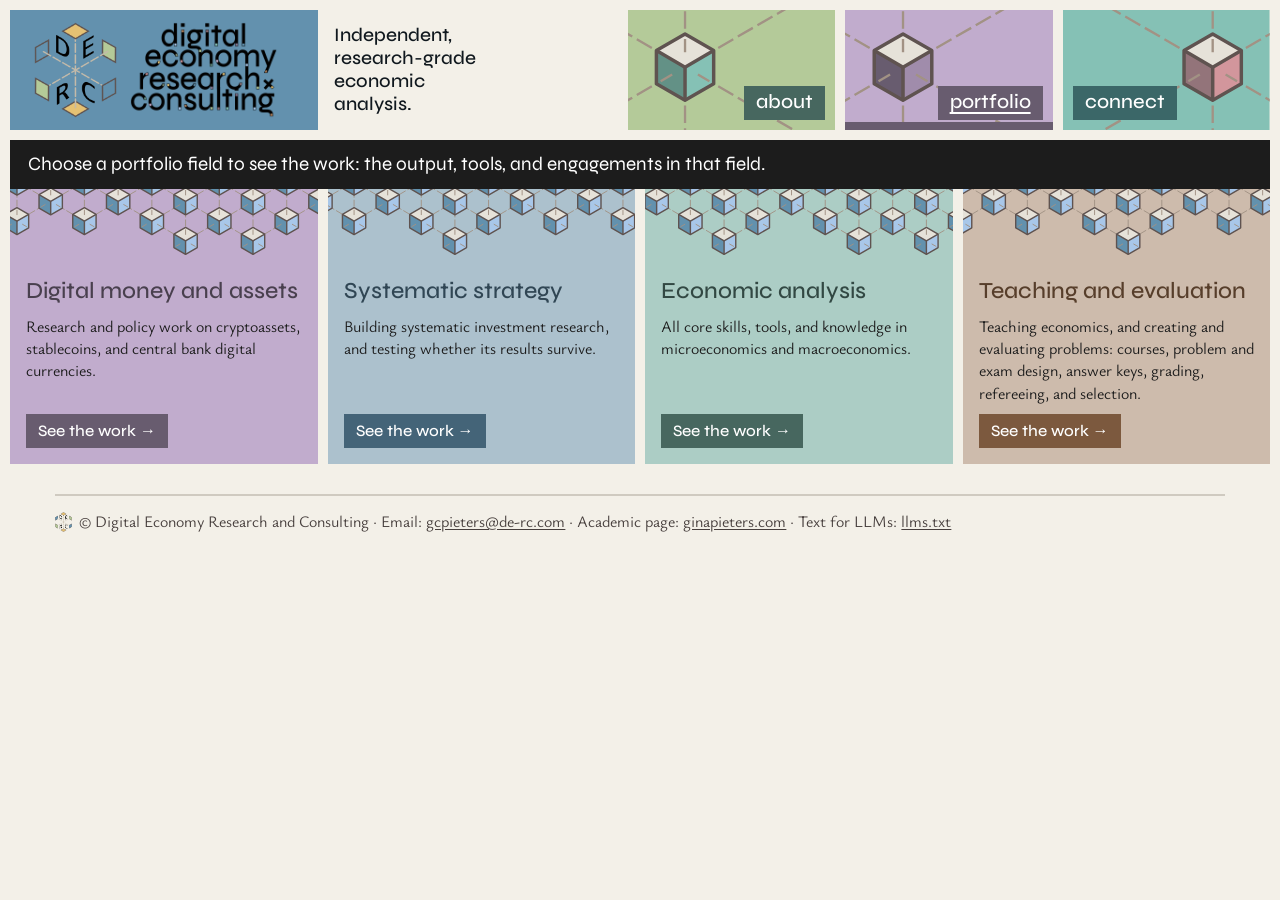
<file: index.html>
<!doctype html>
<html lang="en">
<head>
<meta charset="utf-8">
<meta name="viewport" content="width=device-width, initial-scale=1">
<title>Digital Economy Research and Consulting</title>
<meta name="description" content="Independent, research-grade economic analysis consulting.">
<link rel="canonical" href="https://www.digitaleconomyresearch.com/">
<meta property="og:title" content="Digital Economy Research and Consulting">
<meta property="og:description" content="Independent, research-grade economic analysis consulting.">
<meta property="og:url" content="https://www.digitaleconomyresearch.com/">
<meta property="og:type" content="website">
<meta property="og:image" content="https://www.digitaleconomyresearch.com/assets/derc-wordmark-1280.png?v=8edfc10b">
<meta name="twitter:card" content="summary_large_image">
<link rel="stylesheet" href="style.css?v=88f593ef">
<link rel="icon" href="favicon.ico" sizes="any">
<link rel="apple-touch-icon" href="apple-touch-icon.png">
<script type="application/ld+json">
{
 "@context": "https://schema.org",
 "@graph": [
  {
   "@type": "ProfessionalService",
   "@id": "https://www.digitaleconomyresearch.com/#org",
   "name": "Digital Economy Research and Consulting",
   "url": "https://www.digitaleconomyresearch.com/",
   "description": "Independent, research-grade economic analysis consulting.",
   "email": "mailto:gcpieters@de-rc.com",
   "address": {
    "@type": "PostalAddress",
    "addressLocality": "Chicago"
   },
   "priceRange": "From $500 an hour",
   "knowsAbout": [
    "Digital money and assets",
    "cryptoassets",
    "stablecoins",
    "central bank digital currencies",
    "Systematic strategy",
    "Economic analysis",
    "Teaching and evaluation"
   ],
   "hasOfferCatalog": {
    "@type": "OfferCatalog",
    "name": "Services",
    "itemListElement": [
     {
      "@type": "Offer",
      "itemOffered": {
       "@type": "Service",
       "name": "Economic analysis and reports"
      }
     },
     {
      "@type": "Offer",
      "itemOffered": {
       "@type": "Service",
       "name": "Briefings and advisory discussions"
      }
     },
     {
      "@type": "Offer",
      "itemOffered": {
       "@type": "Service",
       "name": "Explanatory writing and talks"
      }
     },
     {
      "@type": "Offer",
      "itemOffered": {
       "@type": "Service",
       "name": "Teaching, training, curriculum, and assessment design"
      }
     },
     {
      "@type": "Offer",
      "itemOffered": {
       "@type": "Service",
       "name": "AI output review"
      }
     },
     {
      "@type": "Offer",
      "itemOffered": {
       "@type": "Service",
       "name": "Strategy and backtest review"
      }
     },
     {
      "@type": "Offer",
      "itemOffered": {
       "@type": "Service",
       "name": "Currency and token design"
      }
     },
     {
      "@type": "Offer",
      "itemOffered": {
       "@type": "Service",
       "name": "Research support for economic-consulting firms"
      }
     },
     {
      "@type": "Offer",
      "itemOffered": {
       "@type": "Service",
       "name": "Expert witness"
      }
     },
     {
      "@type": "Offer",
      "itemOffered": {
       "@type": "Service",
       "name": "Research and editorial review"
      }
     },
     {
      "@type": "Offer",
      "itemOffered": {
       "@type": "Service",
       "name": "Research programme design"
      }
     },
     {
      "@type": "Offer",
      "itemOffered": {
       "@type": "Service",
       "name": "Fractional research leadership (e.g., part-time head of research)"
      }
     }
    ]
   },
   "founder": {
    "@type": "Person",
    "@id": "https://www.ginapieters.com/#person",
    "name": "Gina C. Pieters",
    "jobTitle": "Founder and Principal Economist",
    "url": "https://www.ginapieters.com/",
    "sameAs": [
     "https://www.ginapieters.com/",
     "https://orcid.org/0000-0001-7778-514X",
     "https://scholar.google.com/citations?user=Z5_8XZcAAAAJ",
     "https://ideas.repec.org/f/ppi307.html"
    ]
   }
  },
  {
   "@type": "WebSite",
   "@id": "https://www.digitaleconomyresearch.com/#site",
   "url": "https://www.digitaleconomyresearch.com/",
   "name": "Digital Economy Research and Consulting",
   "publisher": {
    "@id": "https://www.digitaleconomyresearch.com/#org"
   }
  }
 ]
}
</script>
</head>
<body style="--accent: #446478">
<a class="skip" href="#main">Skip to content</a>
<nav class="mosaic slim" aria-label="Main"><div class="centre"><div class="brandrow"><img class="hex" src="assets/derc-hex-516.png?v=d288c82e" width="516" height="600" alt=""><img class="word" src="assets/derc-wordmark-1280.png?v=8edfc10b" width="1280" height="832" alt="Digital Economy Research and Consulting"></div></div><div class="blank"><p class="line">Independent,<br>research-grade<br>economic<br>analysis.</p></div><a class="tile" href="about.html" style="background-image:url('assets/cube-about.svg?v=7dfa153f');--tone:#47675f"><span>about</span></a><a class="tile" href="index.html" aria-current="page" style="background-image:url('assets/cube-portfolio.svg?v=666dbd10');--tone:#685c6f"><span>portfolio</span></a><a class="tile" href="connect.html" style="background-image:url('assets/cube-connect.svg?v=8634b5bc');--tone:#3b6768"><span>connect</span></a></nav>
<main id="main">
<h1 class="vh">Digital Economy Research and Consulting</h1><section class="fsec"><p class="fband">Choose a portfolio field to see the work: the output, tools, and engagements in that field.</p><div class="fcards"><a class="fcard" href="portfolio-digital-money.html" style="--t:#685c6f;--g:#c1accd"><div class="band"></div><div class="body"><h2>Digital money and assets</h2><p class="dl">Research and policy work on cryptoassets, stablecoins, and central bank digital currencies.</p><span class="go">See the work&nbsp;<span aria-hidden="true">&rarr;</span></span></div></a><a class="fcard" href="portfolio-systematic-strategy.html" style="--t:#446478;--g:#acc1cd"><div class="band"></div><div class="body"><h2>Systematic strategy</h2><p class="dl">Building systematic investment research, and testing whether its results survive.</p><span class="go">See the work&nbsp;<span aria-hidden="true">&rarr;</span></span></div></a><a class="fcard" href="portfolio-economics.html" style="--t:#47675f;--g:#accdc5"><div class="band"></div><div class="body"><h2>Economic analysis</h2><p class="dl">All core skills, tools, and knowledge in microeconomics and macroeconomics.</p><span class="go">See the work&nbsp;<span aria-hidden="true">&rarr;</span></span></div></a><a class="fcard" href="portfolio-assessment.html" style="--t:#7c593e;--g:#cdbbac"><div class="band"></div><div class="body"><h2>Teaching and evaluation</h2><p class="dl">Teaching economics, and creating and evaluating problems: courses, problem and exam design, answer keys, grading, refereeing, and selection.</p><span class="go">See the work&nbsp;<span aria-hidden="true">&rarr;</span></span></div></a></div></section>
</main>
<footer><div class="wrap"><hr><p class="foot"><img class="foothex" src="assets/derc-hex-516.png?v=d288c82e" width="516" height="600" alt="">© Digital Economy Research and Consulting · Email: <a href="mailto:gcpieters@de-rc.com">gcpieters@de-rc.com</a> · Academic page: <a href="https://www.ginapieters.com/">ginapieters.com</a> · Text for LLMs: <a href="llms.txt">llms.txt</a></p></div></footer>
</body>
</html>
</file>
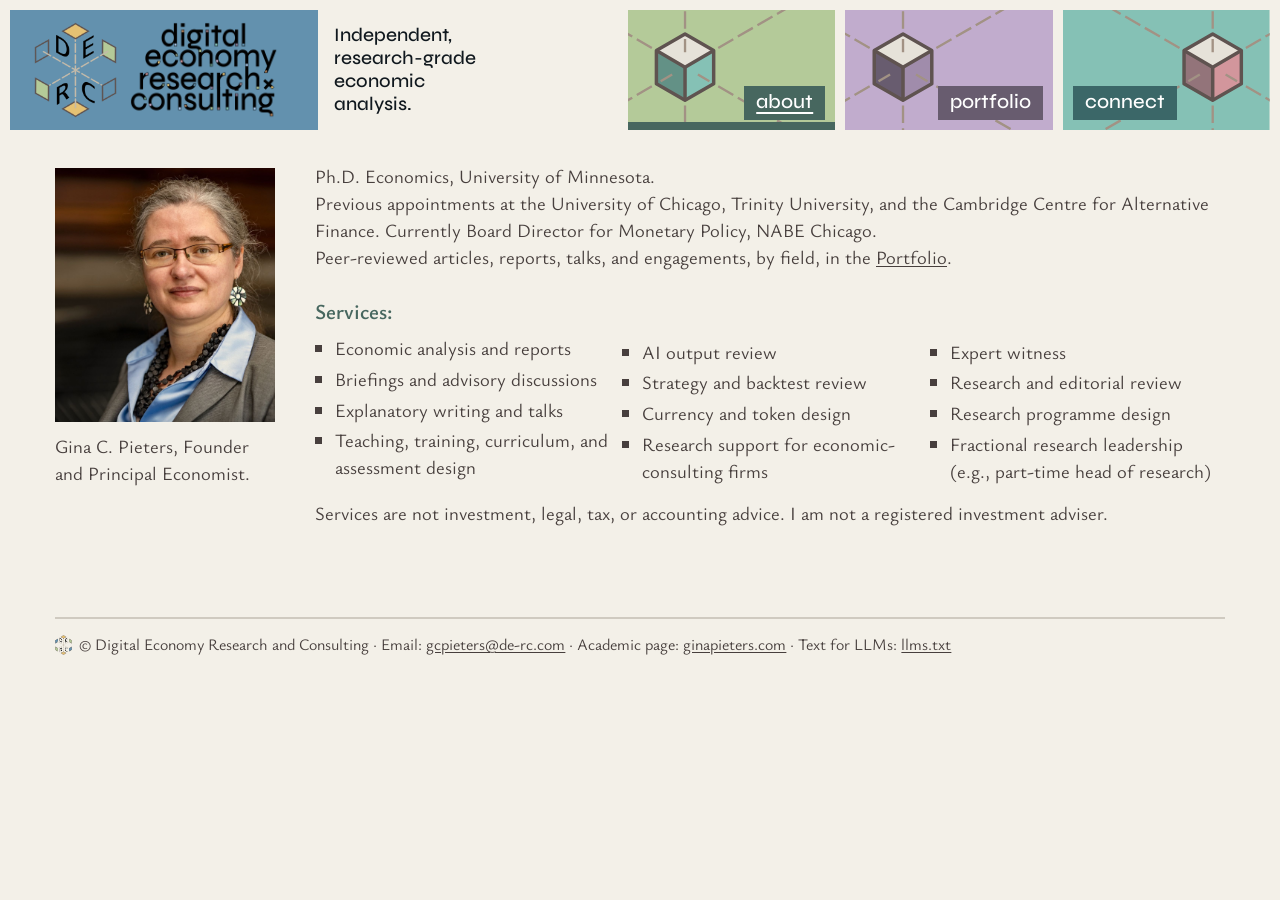
<file: about.html>
<!doctype html>
<html lang="en">
<head>
<meta charset="utf-8">
<meta name="viewport" content="width=device-width, initial-scale=1">
<title>About · Digital Economy Research and Consulting</title>
<meta name="description" content="Gina C. Pieters, Founder and Principal Economist: credentials, and services from economic analysis and briefings to expert witness work and AI output review.">
<link rel="canonical" href="https://www.digitaleconomyresearch.com/about.html">
<meta property="og:title" content="About · Digital Economy Research and Consulting">
<meta property="og:description" content="Gina C. Pieters, Founder and Principal Economist: credentials, and services from economic analysis and briefings to expert witness work and AI output review.">
<meta property="og:url" content="https://www.digitaleconomyresearch.com/about.html">
<meta property="og:type" content="website">
<meta property="og:image" content="https://www.digitaleconomyresearch.com/assets/derc-wordmark-1280.png?v=8edfc10b">
<meta name="twitter:card" content="summary_large_image">
<link rel="stylesheet" href="style.css?v=88f593ef">
<link rel="icon" href="favicon.ico" sizes="any">
<link rel="apple-touch-icon" href="apple-touch-icon.png">
</head>
<body style="--accent: #47675f">
<a class="skip" href="#main">Skip to content</a>
<nav class="mosaic slim" aria-label="Main"><a class="centre" href="index.html" aria-label="Home"><div class="brandrow"><img class="hex" src="assets/derc-hex-516.png?v=d288c82e" width="516" height="600" alt=""><img class="word" src="assets/derc-wordmark-1280.png?v=8edfc10b" width="1280" height="832" alt="Digital Economy Research and Consulting"></div></a><div class="blank"><p class="line">Independent,<br>research-grade<br>economic<br>analysis.</p></div><a class="tile" href="about.html" aria-current="page" style="background-image:url('assets/cube-about.svg?v=7dfa153f');--tone:#47675f"><span>about</span></a><a class="tile" href="index.html" style="background-image:url('assets/cube-portfolio.svg?v=666dbd10');--tone:#685c6f"><span>portfolio</span></a><a class="tile" href="connect.html" style="background-image:url('assets/cube-connect.svg?v=8634b5bc');--tone:#3b6768"><span>connect</span></a></nav>
<main id="main">
<h1 class="vh">About</h1><section class="wrap twocol about3" id="services"><div><figure class="photo-fig"><img class="photo" src="assets/gina-pieters.jpg?v=6b1bce82" width="1181" height="1365" alt="Gina C. Pieters"><figcaption class="p">Gina C. Pieters, Founder and Principal Economist.</figcaption></figure><p class="p just">Ph.D. Economics, University of Minnesota.<br>Previous appointments at the University of Chicago, Trinity University, and the Cambridge Centre for Alternative Finance. Currently Board Director for Monetary Policy, NABE Chicago.<br>Peer-reviewed articles, reports, talks, and engagements, by field, in the <a href="index.html">Portfolio</a>.</p></div><div><h2>Services:</h2><ul class="sq"><li>Economic analysis and reports</li><li>Briefings and advisory discussions</li><li>Explanatory writing and talks</li><li>Teaching, training, curriculum, and assessment design</li><li>AI output review</li><li>Strategy and backtest review</li><li>Currency and token design</li><li>Research support for economic-consulting firms</li><li>Expert witness</li><li>Research and editorial review</li><li>Research programme design</li><li>Fractional research leadership (e.g., part-time head of research)</li></ul><p class="p">Services are not investment, legal, tax, or accounting advice. I am not a registered investment adviser.</p></div></section>
</main>
<footer><div class="wrap"><hr><p class="foot"><img class="foothex" src="assets/derc-hex-516.png?v=d288c82e" width="516" height="600" alt="">© Digital Economy Research and Consulting · Email: <a href="mailto:gcpieters@de-rc.com">gcpieters@de-rc.com</a> · Academic page: <a href="https://www.ginapieters.com/">ginapieters.com</a> · Text for LLMs: <a href="llms.txt">llms.txt</a></p></div></footer>
</body>
</html>
</file>
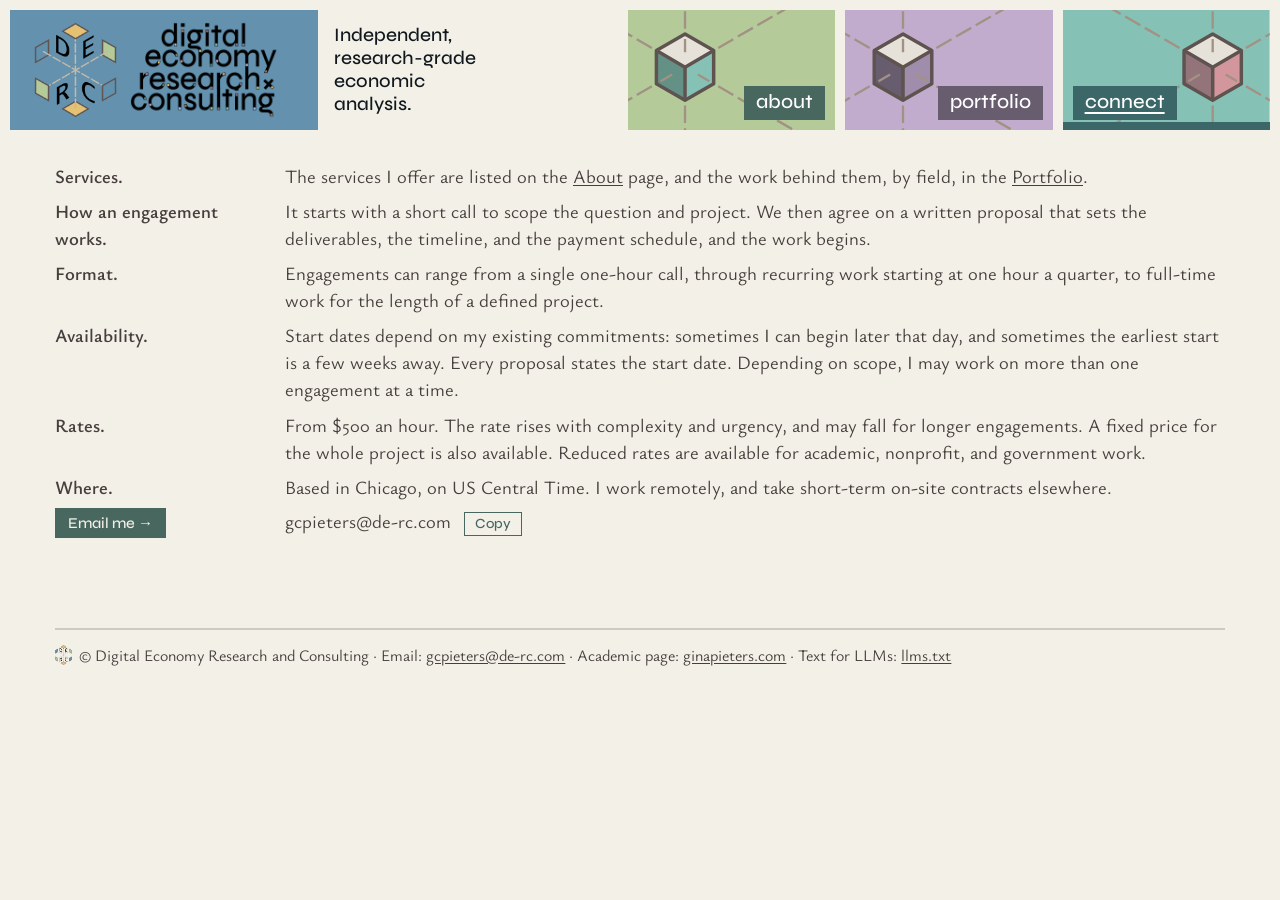
<file: connect.html>
<!doctype html>
<html lang="en">
<head>
<meta charset="utf-8">
<meta name="viewport" content="width=device-width, initial-scale=1">
<title>Connect · Digital Economy Research and Consulting</title>
<meta name="description" content="How an engagement works, availability, rates from $500 an hour, and how to get in touch.">
<link rel="canonical" href="https://www.digitaleconomyresearch.com/connect.html">
<meta property="og:title" content="Connect · Digital Economy Research and Consulting">
<meta property="og:description" content="How an engagement works, availability, rates from $500 an hour, and how to get in touch.">
<meta property="og:url" content="https://www.digitaleconomyresearch.com/connect.html">
<meta property="og:type" content="website">
<meta property="og:image" content="https://www.digitaleconomyresearch.com/assets/derc-wordmark-1280.png?v=8edfc10b">
<meta name="twitter:card" content="summary_large_image">
<link rel="stylesheet" href="style.css?v=88f593ef">
<link rel="icon" href="favicon.ico" sizes="any">
<link rel="apple-touch-icon" href="apple-touch-icon.png">
</head>
<body style="--accent: #3b6768">
<a class="skip" href="#main">Skip to content</a>
<nav class="mosaic slim" aria-label="Main"><a class="centre" href="index.html" aria-label="Home"><div class="brandrow"><img class="hex" src="assets/derc-hex-516.png?v=d288c82e" width="516" height="600" alt=""><img class="word" src="assets/derc-wordmark-1280.png?v=8edfc10b" width="1280" height="832" alt="Digital Economy Research and Consulting"></div></a><div class="blank"><p class="line">Independent,<br>research-grade<br>economic<br>analysis.</p></div><a class="tile" href="about.html" style="background-image:url('assets/cube-about.svg?v=7dfa153f');--tone:#47675f"><span>about</span></a><a class="tile" href="index.html" style="background-image:url('assets/cube-portfolio.svg?v=666dbd10');--tone:#685c6f"><span>portfolio</span></a><a class="tile" href="connect.html" aria-current="page" style="background-image:url('assets/cube-connect.svg?v=8634b5bc');--tone:#3b6768"><span>connect</span></a></nav>
<main id="main">
<h1 class="vh">Connect</h1><section class="wrap connect"><div><dl class="facts"><dt>Services.</dt><dd>The services I offer are listed on the <a href="about.html">About</a> page, and the work behind them, by field, in the <a href="index.html">Portfolio</a>.</dd><dt>How an engagement works.</dt><dd>It starts with a short call to scope the question and project. We then agree on a written proposal that sets the deliverables, the timeline, and the payment schedule, and the work begins.</dd><dt>Format.</dt><dd>Engagements can range from a single one-hour call, through recurring work starting at one hour a quarter, to full-time work for the length of a defined project.</dd><dt>Availability.</dt><dd>Start dates depend on my existing commitments: sometimes I can begin later that day, and sometimes the earliest start is a few weeks away. Every proposal states the start date. Depending on scope, I may work on more than one engagement at a time.</dd><dt>Rates.</dt><dd>From $500 an hour. The rate rises with complexity and urgency, and may fall for longer engagements. A fixed price for the whole project is also available. Reduced rates are available for academic, nonprofit, and government work.</dd><dt>Where.</dt><dd>Based in Chicago, on US Central Time. I work remotely, and take short-term on-site contracts elsewhere.</dd></dl></div><div class="erow"><a class="email-btn" href="mailto:gcpieters@de-rc.com?subject=Consulting%20inquiry">Email me <span aria-hidden="true">&rarr;</span></a><p class="addr">gcpieters@de-rc.com <button class="copy" type="button" data-copy="gcpieters@de-rc.com">Copy</button></p></div></section><script src="copy.js"></script>
</main>
<footer><div class="wrap"><hr><p class="foot"><img class="foothex" src="assets/derc-hex-516.png?v=d288c82e" width="516" height="600" alt="">© Digital Economy Research and Consulting · Email: <a href="mailto:gcpieters@de-rc.com">gcpieters@de-rc.com</a> · Academic page: <a href="https://www.ginapieters.com/">ginapieters.com</a> · Text for LLMs: <a href="llms.txt">llms.txt</a></p></div></footer>
</body>
</html>
</file>
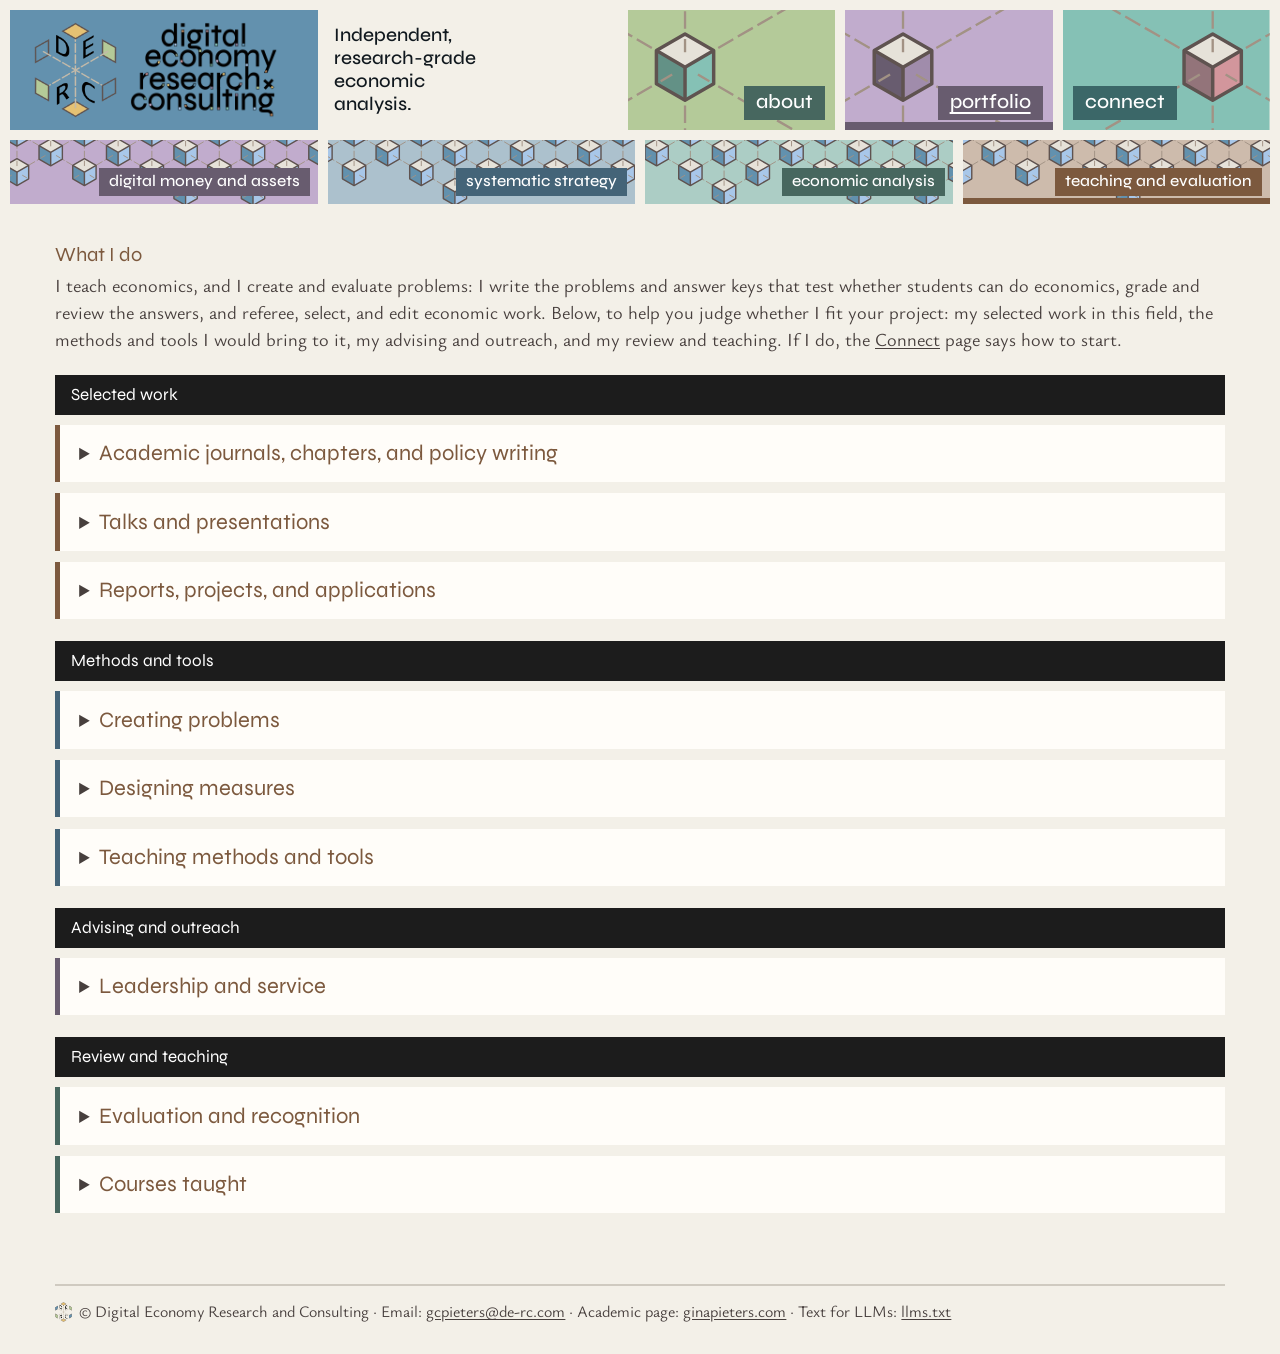
<file: portfolio-assessment.html>
<!doctype html>
<html lang="en">
<head>
<meta charset="utf-8">
<meta name="viewport" content="width=device-width, initial-scale=1">
<title>Teaching and evaluation · Digital Economy Research and Consulting</title>
<meta name="description" content="Teaching economics and evaluating work: creating problems, designing measures, grading student work, reviewing professional work, and teaching methods.">
<link rel="canonical" href="https://www.digitaleconomyresearch.com/portfolio-assessment.html">
<meta property="og:title" content="Teaching and evaluation · Digital Economy Research and Consulting">
<meta property="og:description" content="Teaching economics and evaluating work: creating problems, designing measures, grading student work, reviewing professional work, and teaching methods.">
<meta property="og:url" content="https://www.digitaleconomyresearch.com/portfolio-assessment.html">
<meta property="og:type" content="website">
<meta property="og:image" content="https://www.digitaleconomyresearch.com/assets/derc-wordmark-1280.png?v=8edfc10b">
<meta name="twitter:card" content="summary_large_image">
<link rel="stylesheet" href="style.css?v=88f593ef">
<link rel="icon" href="favicon.ico" sizes="any">
<link rel="apple-touch-icon" href="apple-touch-icon.png">
</head>
<body style="--accent: #7c593e">
<a class="skip" href="#main">Skip to content</a>
<nav class="mosaic slim" aria-label="Main"><a class="centre" href="index.html" aria-label="Home"><div class="brandrow"><img class="hex" src="assets/derc-hex-516.png?v=d288c82e" width="516" height="600" alt=""><img class="word" src="assets/derc-wordmark-1280.png?v=8edfc10b" width="1280" height="832" alt="Digital Economy Research and Consulting"></div></a><div class="blank"><p class="line">Independent,<br>research-grade<br>economic<br>analysis.</p></div><a class="tile" href="about.html" style="background-image:url('assets/cube-about.svg?v=7dfa153f');--tone:#47675f"><span>about</span></a><a class="tile" href="index.html" aria-current="page" style="background-image:url('assets/cube-portfolio.svg?v=666dbd10');--tone:#685c6f"><span>portfolio</span></a><a class="tile" href="connect.html" style="background-image:url('assets/cube-connect.svg?v=8634b5bc');--tone:#3b6768"><span>connect</span></a></nav>
<main id="main">
<nav class="fieldtiles" aria-label="Fields"><a href="portfolio-digital-money.html" style="--t:#685c6f;--g:#c1accd"><span>digital money and assets</span></a><a href="portfolio-systematic-strategy.html" style="--t:#446478;--g:#acc1cd"><span>systematic strategy</span></a><a href="portfolio-economics.html" style="--t:#47675f;--g:#accdc5"><span>economic analysis</span></a><a href="portfolio-assessment.html" aria-current="page" style="--t:#7c593e;--g:#cdbbac"><span>teaching and evaluation</span></a></nav><h1 class="vh">Teaching and evaluation</h1><div class="wrap pf"><div class="lead"><div><h2>What I do</h2><p>I teach economics, and I create and evaluate problems: I write the problems and answer keys that test whether students can do economics, grade and review the answers, and referee, select, and edit economic work. Below, to help you judge whether I fit your project: my selected work in this field, the methods and tools I would bring to it, my advising and outreach, and my review and teaching. If I do, the <a href='connect.html'>Connect</a> page says how to start.</p></div></div>
<div class="allwork">
<p class="kind" style="color:var(--accent)">Selected work</p>
<details id="all-academic-journal-publications" class=""><summary><h2>Academic journals, chapters, and policy writing</h2></summary><h3>Peer-reviewed articles</h3><ul><li><details class="paper" id="p-measuring-academic-mindset-in-economics-courses"><summary><span class="ptitle">"Measuring Academic Mindset in Economics Courses,"</span> with 25 co-authors. <cite>International Review of Economics Education</cite>, June 2026.</summary><p>Proposes an aggregate measure of academic mindset, covering relevance, belonging, and growth, and examines how students' demographic characteristics predict their mindset when they enter an economics course. Students who do not identify as male, and first-generation college students, start with a lower mindset, and the difference is larger in introductory courses than in upper-level courses.</p><p><strong>Data.</strong> 3,212 students in 45 courses taught by 35 instructors at 24 U.S. institutions.</p><p class="plinks"><a href="https://doi.org/10.1016/j.iree.2026.100349" aria-label="Read the paper: Measuring Academic Mindset in Economics Courses">Read the paper</a></p></details></li><li><details class="paper" id="p-designing-effective-assessments-in-economics-courses-guiding"><summary><span class="ptitle">"Designing Effective Assessments in Economics Courses: Guiding Principles,"</span> <cite>The Journal of Economic Education</cite>, 2024.</summary><p>For new instructors: what pedagogical theory says about sound assessment design, how it applies to economics courses, and examples of assessments from the economics literature to try.</p><p class="plinks"><a href="https://doi.org/10.1080/00220485.2023.2265941" aria-label="Read the paper: Designing Effective Assessments in Economics Courses: Guiding Principles">Read the paper</a></p></details></li></ul><h3>Newsletters</h3><ul><li><details class="paper" id="p-the-job-market-for-non-tenure-track-academic-economists"><summary><span class="ptitle">"The Job Market for Non-Tenure Track Academic Economists,"</span> with Chris Roark. <cite>CSWEP News</cite>, Issue II, 2022.</summary><p>Using the AEA's Universal Academic Questionnaire and its Job Openings for Economists postings, we show how the composition of economics departments has changed and how demand for non-tenure-track faculty has grown since the 2008 financial crisis.</p><p class="plinks"><a href="https://www.aeaweb.org/content/file?id=16549" aria-label="Read the paper: The Job Market for Non-Tenure Track Academic Economists">Read the paper</a></p></details></li></ul><h3>Working papers/work in progress</h3><ul><li><details class="paper" id="p-seeking-teachers-changes-in-us-academic-economics-department"><summary><span class="ptitle">"Seeking Teachers: Changes in US Academic Economics Department Jobs,"</span> with Christopher J. Roark.</summary><p class="plinks"><span class="wip">Resting</span></p></details></li><li><details class="paper" id="p-a-guide-to-the-u-s-academic-economics-job-market-for-teachin"><summary><span class="ptitle">"A Guide to the U.S. Academic Economics Job Market for Teaching-Focused Jobs,"</span> with Melanie Fox, Ben Harrell, Nakul Kumar, Daniel J. Lee, and Allison Luedtke.</summary><p class="plinks"><span class="wip">Resting</span></p></details></li></ul></details>
<details id="all-talks-and-presentations" class=""><summary><h2>Talks and presentations</h2></summary><h3>Assessment design</h3><ul><li>American Economic Association: "Actively Selecting Assessment Techniques: Asking the Why"</li><li>University of Chicago Center for Teaching and Learning: "Practical Assessment Design: How to Make Assignments Work for You and Your Students"</li><li>University of Chicago Center for Teaching and Learning: "Formative and Summative Assessment Strategies"</li><li>University of Chicago Center for Teaching and Learning: "Efficient Strategies for Writing Effective Exams"</li><li>De La Salle University-Manila: "Authentic Assessments"</li><li>Panelist, University of Chicago Center for Teaching and Learning: "Assessing and Using Prior Student Knowledge in 9 Weeks"</li></ul><h3>Measuring and understanding students</h3><ul><li>Discussant, American Economic Association: "Relevance, Belonging, and Growth in Economic Education"; "The Ancillaries of Undergraduate Economics Program: The Extras Can Make All the Difference"</li></ul><h3>Other economics education talks</h3><ul><li>Southern Economic Association (Presidential Session): "Avalanche! A Method to Facilitate Discourse in Classes of Any Size"</li><li>Southern Economic Association and the Robert Morris University Teaching Economics Conference: "Seeking Teachers: Changes in US Academic Economics Department Jobs"</li><li>Panel chair and organizer, AEA Conference on Teaching and Research in Economic Education: "Social Media Broadens Reach: Our Responsibilities in an Open Classroom"</li><li>Session chair, TeachECONference: "Inspiring Ideas in Economics Education"</li><li>Discussant, AEA Conference on Teaching and Research in Economic Education: "Teaching Courses in Macroeconomics and Monetary Policy Through Active Learning"</li><li>University of Chicago Center for Teaching and Learning: Economics Teaching Group, Exploratory Teaching Groups Colloquium</li><li>Trinity University, Delta Sigma Pi: a faculty research presentation</li></ul></details>
<details id="all-research-and-reports" class=""><summary><h2>Reports, projects, and applications</h2></summary><h3>Teaching and evaluating student work</h3><ul><li>Taught 19 courses across four institutions, with classes from 8 to 400 students, ranging from principles to Ph.D. courses.</li><li>Graded the work of more than 4,400 student enrollments, more than 500 in writing-intensive courses and honors and MA theses.</li><li>Served as examiner and grader for the University of Chicago's undergraduate economics placement exam.</li><li>Judged the Oeconomica Metrics Game, and gave feedback on the University of Chicago Fed Challenge team's mock presentations and on MA thesis proposals.</li><li>Reviewed 259 applications to the University of Chicago's MAPSS economics MA program.</li><li>Chaired committees for 9 MA theses, served on committees for 8 more and on one public-policy MA thesis, and second-read 12.</li></ul><h3>Evaluating professional work</h3><ul><li>Refereed work for 16 journals and 2 research funders across economics, finance, accounting, and management: <cite>British Journal of Management</cite>, <cite>Computational Economics</cite>, <cite>Eastern Economic Journal</cite>, <cite>Economics Bulletin</cite>, <cite>Economic Theory</cite>, <cite>European Accounting Review</cite>, <cite>European Journal of Finance</cite>, <cite>Frontiers in Blockchain Research</cite>, <cite>Global Finance Journal</cite>, <cite>Information Economics and Policy</cite>, <cite>International Review of Economics Education</cite>, <cite>Journal of Economic Insight</cite>, <cite>Journal of International Economics</cite>, <cite>Journal of International Money and Finance</cite>, <cite>Quarterly Review of Economics and Finance</cite>, <cite>Sage Open</cite>; the Czech Science Foundation and the Swiss National Science Foundation.</li><li>Served on 7 conference selection committees at 4 academic conferences: the <cite>Crypto Asset Lab Conference</cite> (three times), <cite>Tokenomics</cite> (twice), the <cite>International Trade and Finance Association Annual Conference</cite>, and the <cite>AEA/ASSA Annual Meeting</cite> (three CSWEP sessions).</li><li>Reviewed textbooks for their publishers: Cowen and Tabarrok, <cite>Modern Principles of Economics</cite>; Williamson, <cite>Macroeconomics</cite> (pre-revision); Sachs and McCord, <cite>Principles of Economics and Global Sustainable Development</cite> (prospectus).</li><li>Co-edited a special edition of the <cite>Eastern Economic Journal</cite> on the economics of cryptoassets.</li><li>Organized two cryptocurrency sessions for the International Banking, Economics and Finance Association at the <cite>Western Economic Association International Annual Conference</cite>.</li><li>Interviewed candidates for economics lecturer positions at the University of Chicago.</li><li>Reviewed the survey analysis in three Cambridge Centre for Alternative Finance reports for correctness and completeness, and reviewed and gave suggestions on the co-authors' measure of academic mindset (<a href="#p-measuring-academic-mindset-in-economics-courses">Measuring Academic Mindset in Economics Courses</a>).</li><li>Evaluated the curriculum of "Digital Assets for Regulators" for the Cambridge Centre for Alternative Finance.</li><li>Served on the University of Chicago economics department's macroeconomics curriculum review.</li><li>Co-led the working group that developed the Cambridge Digital Money Dashboard, reviewed its text and data work, and helped lead meetings with stakeholders.</li></ul></details>
<p class="kind" style="color:var(--slate)">Methods and tools</p>
<details id="all-creating-problems" class="slate"><summary><h2>Creating problems</h2></summary><ul><li><strong>Homework and exams:</strong> designed all homework and exams for every course I taught, from principles to Ph.D.; in the intermediate theory courses and <a href="#course-international-monetary-systems">International Monetary Systems</a>, homework tests analysis rather than recall. Principles set out in: <a href="#p-designing-effective-assessments-in-economics-courses-guiding">Designing Effective Assessments in Economics Courses</a>.</li><li><strong>Answer keys:</strong> wrote the answer keys for my homework, quizzes, and exams.</li><li><strong>Grading rubrics:</strong> developed grading rubrics for consistent weekly homework and exam grading across as many as nine teaching assistants.</li><li><strong>Parallel versions:</strong> wrote back-up versions of the quizzes for every course I taught at the University of Chicago.</li><li><strong>Problems built on models:</strong> problems that apply simplified economic models to real cases, such as a run at FTX or a shift from the bolívar to bitcoin, set in nine courses; the models are listed under <a href="portfolio-economics.html#all-models-and-simulation">Economic analysis</a>.</li><li><strong>Writing and data assignments:</strong> policy-brief prompts, one on a policy of the student's choosing (<a href="#course-economic-policy-analysis">Economic Policy Analysis</a>); a 15-page research paper built through weekly drafts (<a href="#course-international-trade">International Trade</a>); five data projects, including a trading strategy written as code to run on an exchange (<a href="#course-cryptoasset-markets">Cryptoasset Markets</a>).</li><li><strong>Practice problems:</strong> topic summaries and practice problems written for the course. Used in: <a href="#course-principles-of-macroeconomics">Principles of Macroeconomics</a>; <a href="#course-international-monetary-systems">International Monetary Systems</a>.</li></ul></details>
<details id="all-designing-measures" class="slate"><summary><h2>Designing measures</h2></summary><ul><li><strong>Assessment designed around how students' thinking develops:</strong> the Perry and WWK models, five levels of undergraduate critical thinking from silence to constructed knowledge, applied to assessment design in: <a href="#p-designing-effective-assessments-in-economics-courses-guiding">Designing Effective Assessments in Economics Courses</a>.</li><li><strong>Choosing how to assess:</strong> assessment method and frequency chosen for each course; assessments designed to work in person and online; course assessment and delivery redesigned for COVID-era teaching.</li><li><strong>Grading schemes:</strong> each designed to fit its students, course, and institution, for example a grade taken from whichever of several weighting plans gives the student the highest grade, only the best scores counted, make-up quizzes and tests open to every student, drafts that set a floor for the paper grade, and grade cutoffs that a curve can lower but never raise.</li></ul></details>
<details id="all-teaching-methods-and-tools" class="slate"><summary><h2>Teaching methods and tools</h2></summary><ul><li><strong>Discussion and peer learning:</strong> the Avalanche method and in-class quick-response exercises, in classes of any size; students posted their code and data to a shared folder and learned from each other's work (<a href="#course-cryptoasset-markets">Cryptoasset Markets</a>).</li><li><strong>Learning by computing:</strong> students solved and simulated models in MATLAB and Dynare (<a href="#course-the-elements-of-economic-analysis-iii">Intermediate Macroeconomics</a>) or in MATLAB or Python (<a href="#course-economic-policy-analysis">Economic Policy Analysis</a>), and pulled exchange data through APIs in Python (<a href="#course-cryptoasset-markets">Cryptoasset Markets</a>).</li><li><strong>Learning from public data:</strong> students worked with FRED series and graphs; graphed and regressed World Bank, Gapminder, and College Scorecard data in Excel; and did group problem sets on open data repositories. Used in: <a href="#course-principles-of-macroeconomics">Principles of Macroeconomics</a>; <a href="#course-international-monetary-systems">International Monetary Systems</a>; <a href="#course-the-elements-of-economic-analysis-iii">Intermediate Macroeconomics</a>; <a href="#course-economic-policy-analysis">Economic Policy Analysis</a>; <a href="#course-macroeconomics">Macroeconomics</a>.</li><li><strong>Disclosed AI use:</strong> students could use AI tools if they disclosed the tool and the prompt (<a href="#course-macroeconomics">Macroeconomics</a>).</li><li><strong>One curriculum across instructors:</strong> created and maintained the common Principles of Macroeconomics curriculum used by every instructor of the course at the University of Minnesota, as many as eight in a semester.</li><li><strong>Pedagogy and online teaching:</strong> Pedagogy Fellow, then Associate Fellow, Chicago Center for Teaching and Learning; graded online assignments in Gradescope and trained colleagues to use it; contributed online-teaching methods and materials to the University of Chicago economics department.</li></ul></details>
<p class="kind" style="color:var(--lilac)">Advising and outreach</p>
<details id="all-policy-and-convening" class="lilac"><summary><h2>Leadership and service</h2></summary><h3>Teaching and learning centers</h3><ul><li>EnCOREage Workshop, Center for Advanced Study in the Behavioral Sciences, Stanford University.</li><li>Presented on assessment design and exam writing at the University of Chicago Center for Teaching and Learning, the American Economic Association, and De La Salle University-Manila.</li></ul><h3>University service</h3><ul><li>Served on the University of Chicago's ad hoc committee on exam accommodation for students with disabilities.</li><li>Built and ran the University of Chicago economics department's hiring of teaching assistants and graders.</li><li>Took part in a University of Chicago post-address colloquium on the Aims of Education.</li></ul><h3>Workshops I organized</h3><ul><li>Organized the fall macro MA thesis workshop at the University of Chicago.</li></ul><h3>Advising students</h3><ul><li>Thesis supervisor for 31 economics MA students at the University of Chicago, from finding the research question through technical guidance to the final evaluation.</li><li>Advised undergraduate honors theses at the University of Chicago, and undergraduate theses and research papers at Trinity University.</li><li>Wrote letters of recommendation for University of Chicago students every year I taught there, for 3 to 22 students a year.</li></ul></details>
<p class="kind" style="color:var(--sage)">Review and teaching</p>
<details id="all-evaluation" class="sage"><summary><h2>Evaluation and recognition</h2></summary><h3>Teaching evaluations</h3><ul><li>University of Chicago <a href="https://www.ginapieters.com/teaching-evaluations/teaching_evals_uofc_2018-2023.pdf" aria-label="University of Chicago teaching evaluations (PDF)">[pdf]</a></li><li>Trinity University <a href="https://www.ginapieters.com/teaching-evaluations/teaching_evals-trinity__1_.pdf" aria-label="Trinity University teaching evaluations (PDF)">[pdf]</a></li><li>University of Minnesota <a href="https://www.ginapieters.com/teaching-evaluations/teaching_evals-umn.pdf" aria-label="University of Minnesota teaching evaluations (PDF)">[pdf]</a></li></ul><h3>Recognition</h3><ul><li>Two Walter W. Heller Outstanding Teaching Awards, University of Minnesota.</li><li>Distinguished Instructor eight times, University of Minnesota.</li><li>Distinguished Teaching Assistant, University of Minnesota.</li><li>I was not eligible for teaching awards at Trinity University or the University of Chicago.</li></ul></details>
<details id="all-teaching" class="sage"><summary><h2>Courses taught</h2></summary><p class="intro">Except where marked co-taught, I designed and taught these courses, from determining the curriculum to creating the homework and exam problems, and grading them or overseeing their grading. For more details see my <a href='https://www.ginapieters.com/teaching.html'>academic website</a>.</p><h3>Ph.D. (topical)</h3><ul><li id="course-risk-and-benefits-of-digitized-money-and-assets"><span class="ptitle">Risk and Benefits of Digitized Money and Assets</span>, Collegio Internazionale Ca' Foscari.</li></ul><h3>Master's (core)</h3><ul><li id="course-ma-thesis-development-workshop"><span class="ptitle">MA Thesis Development Workshop</span>, University of Chicago, macroeconomics and finance specialization, co-taught.</li></ul><h3>Master's (topical)</h3><ul><li><details class="paper" id="course-cryptoasset-markets"><summary><span class="ptitle">Cryptoasset Markets</span>, Financial Mathematics, University of Chicago.</summary><p><strong>Assessment.</strong> Five data projects, most done in groups, including a trading strategy written as code to run on an exchange. Students post their code and data to a shared folder, so each learns from the others' work.</p><p class="plinks"><a href="https://www.ginapieters.com/syllabi/finm-31000.pdf" aria-label="Syllabus: Cryptoasset Markets">Syllabus</a></p></details></li></ul><h3>Undergraduate (core)</h3><ul><li><details class="paper" id="course-principles-of-macroeconomics"><summary><span class="ptitle">Principles of Macroeconomics</span>, University of Chicago, Trinity University, and University of Minnesota.</summary><p><strong>Assessment.</strong> Homework, in-class quick-response exercises, and quizzes at Chicago; homework, midterms, and a final at Trinity. Topic summaries and practice problems written for the course.</p></details></li><li id="course-principles-of-microeconomics"><span class="ptitle">Principles of Microeconomics</span>, Trinity University.</li><li><details class="paper" id="course-the-elements-of-economic-analysis-i"><summary><span class="ptitle">The Elements of Economic Analysis I</span>, University of Chicago.</summary><p><strong>Assessment.</strong> Homework, in-class quick-response exercises, and quizzes.</p></details></li><li><details class="paper" id="course-the-elements-of-economic-analysis-ii"><summary><span class="ptitle">The Elements of Economic Analysis II</span> (Intermediate Microeconomics), University of Chicago.</summary><p><strong>Assessment.</strong> Homework, in-class quick-response exercises, and quizzes.</p></details></li><li><details class="paper" id="course-the-elements-of-economic-analysis-iii"><summary><span class="ptitle">The Elements of Economic Analysis III</span> (Intermediate Macroeconomics), University of Chicago.</summary><p><strong>Assessment.</strong> Homework, in-class quick-response exercises, and quizzes.</p></details></li><li id="course-intermediate-macroeconomics"><span class="ptitle">Intermediate Macroeconomics</span>, University of Minnesota.</li></ul><h3>Undergraduate (topical)</h3><ul><li><details class="paper" id="course-international-monetary-systems"><summary><span class="ptitle">International Monetary Systems</span>, University of Chicago and Trinity University.</summary><p><strong>Assessment.</strong> Homework, in-class quick-response exercises, tests, and policy reports. Each class meeting has its own topic summary and practice problems, written for the course.</p></details></li><li><details class="paper" id="course-economic-policy-analysis"><summary><span class="ptitle">Economic Policy Analysis</span>, University of Chicago.</summary><p><strong>Assessment.</strong> Homework and three policy analysis briefs, two from set prompts and one on a fiscal or monetary policy of the student's choosing. All slides, handouts, prompts, and questions are written for the course.</p></details></li><li><details class="paper" id="course-international-trade"><summary><span class="ptitle">International Trade</span>, Trinity University.</summary><p><strong>Assessment.</strong> Weekly homework, a midterm in two parts (take-home and in class), and a 15-page research paper built through weekly drafts, with an optional presentation. The course grade uses whichever of four weightings of homework, midterm, and paper gives the student the highest grade.</p></details></li></ul><h3>Professional education</h3><ul><li><details class="paper" id="course-macroeconomics"><summary><span class="ptitle">Macroeconomics</span>, University of Chicago, as a visiting instructor, for participants who already hold an undergraduate degree.</summary><p><strong>Assessment.</strong> Group in-class exercises and four group problem sets, using data from open repositories. AI tools are allowed when the tool and prompt are disclosed.</p></details></li></ul><h3>Pre-college</h3><ul><li id="course-pathways-in-economics"><span class="ptitle">Pathways in Economics</span>, University of Chicago high school summer program, co-taught, in calculus-based and non-calculus versions; also offered as a survey of Chicago economics.</li></ul></details>
</div></div>
</main>
<footer><div class="wrap"><hr><p class="foot"><img class="foothex" src="assets/derc-hex-516.png?v=d288c82e" width="516" height="600" alt="">© Digital Economy Research and Consulting · Email: <a href="mailto:gcpieters@de-rc.com">gcpieters@de-rc.com</a> · Academic page: <a href="https://www.ginapieters.com/">ginapieters.com</a> · Text for LLMs: <a href="llms.txt">llms.txt</a></p></div></footer>
</body>
</html>
</file>
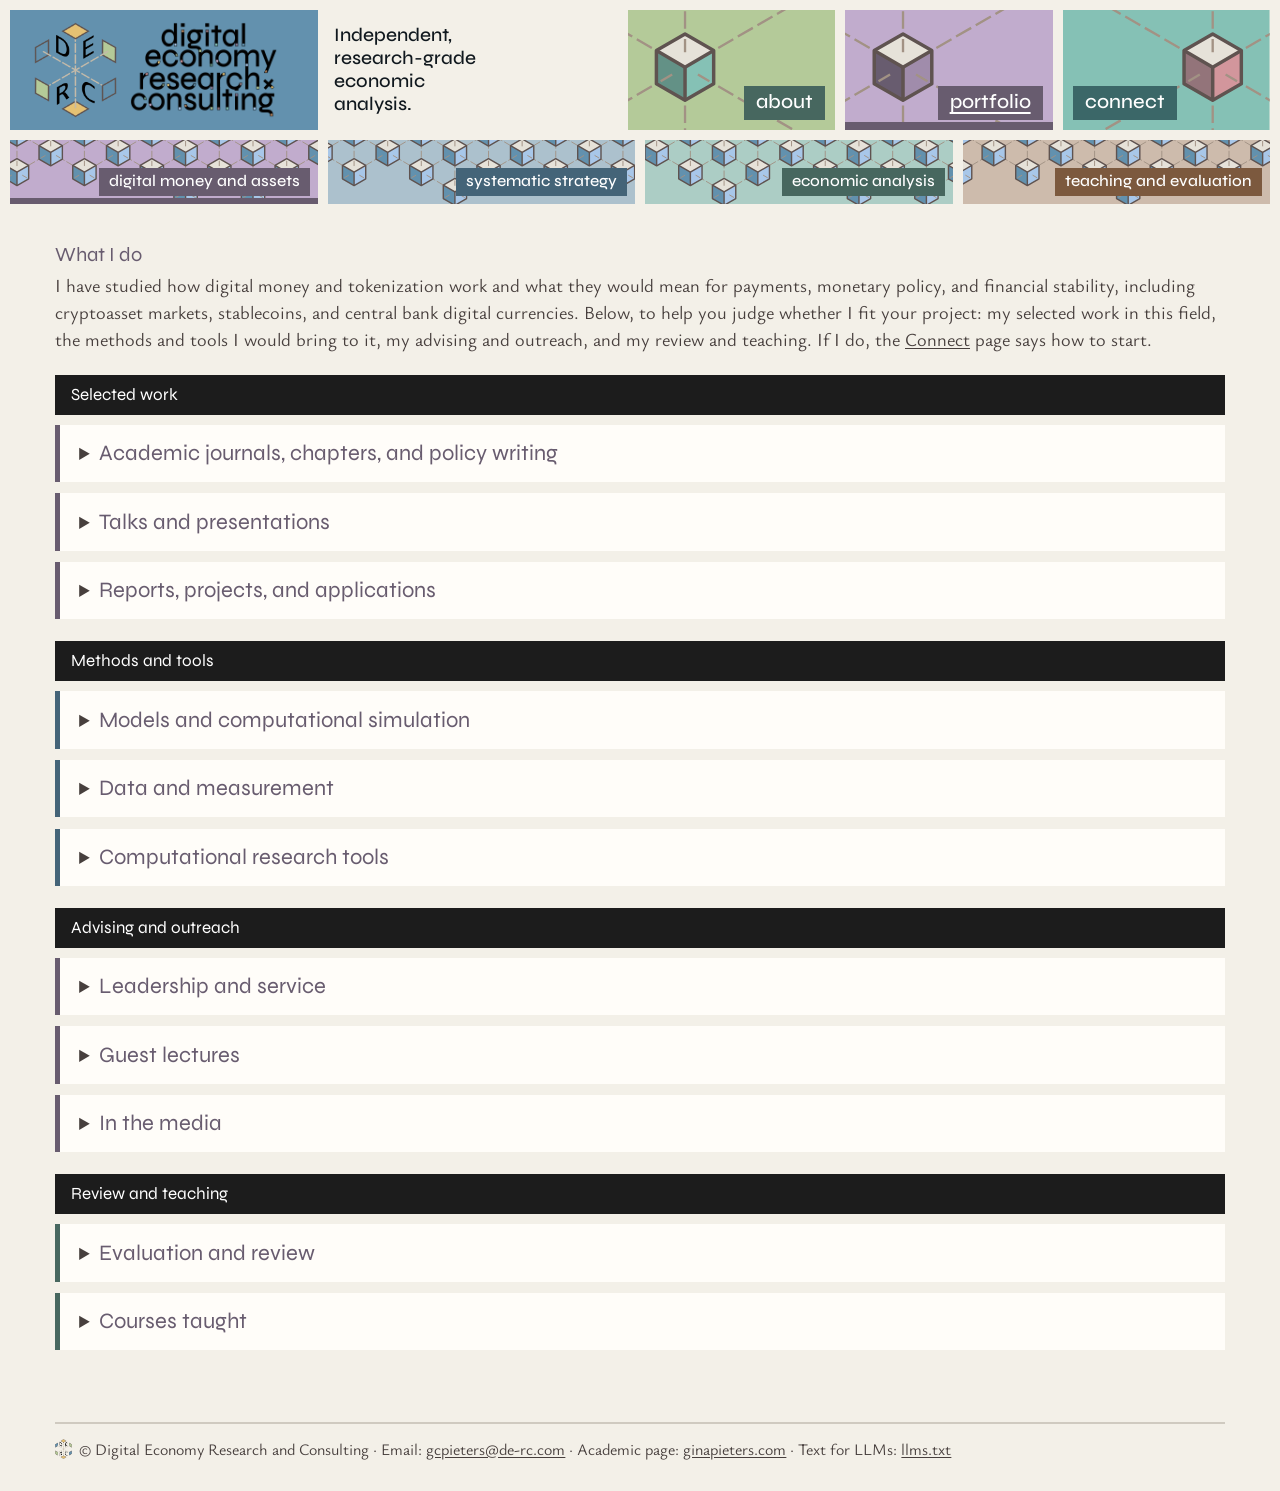
<file: portfolio-digital-money.html>
<!doctype html>
<html lang="en">
<head>
<meta charset="utf-8">
<meta name="viewport" content="width=device-width, initial-scale=1">
<title>Digital money and assets · Digital Economy Research and Consulting</title>
<meta name="description" content="How digital money, digital assets, and tokenization work and what they mean for payments, monetary policy, and financial stability, from stablecoins to CBDCs.">
<link rel="canonical" href="https://www.digitaleconomyresearch.com/portfolio-digital-money.html">
<meta property="og:title" content="Digital money and assets · Digital Economy Research and Consulting">
<meta property="og:description" content="How digital money, digital assets, and tokenization work and what they mean for payments, monetary policy, and financial stability, from stablecoins to CBDCs.">
<meta property="og:url" content="https://www.digitaleconomyresearch.com/portfolio-digital-money.html">
<meta property="og:type" content="website">
<meta property="og:image" content="https://www.digitaleconomyresearch.com/assets/derc-wordmark-1280.png?v=8edfc10b">
<meta name="twitter:card" content="summary_large_image">
<link rel="stylesheet" href="style.css?v=88f593ef">
<link rel="icon" href="favicon.ico" sizes="any">
<link rel="apple-touch-icon" href="apple-touch-icon.png">
</head>
<body style="--accent: #685c6f">
<a class="skip" href="#main">Skip to content</a>
<nav class="mosaic slim" aria-label="Main"><a class="centre" href="index.html" aria-label="Home"><div class="brandrow"><img class="hex" src="assets/derc-hex-516.png?v=d288c82e" width="516" height="600" alt=""><img class="word" src="assets/derc-wordmark-1280.png?v=8edfc10b" width="1280" height="832" alt="Digital Economy Research and Consulting"></div></a><div class="blank"><p class="line">Independent,<br>research-grade<br>economic<br>analysis.</p></div><a class="tile" href="about.html" style="background-image:url('assets/cube-about.svg?v=7dfa153f');--tone:#47675f"><span>about</span></a><a class="tile" href="index.html" aria-current="page" style="background-image:url('assets/cube-portfolio.svg?v=666dbd10');--tone:#685c6f"><span>portfolio</span></a><a class="tile" href="connect.html" style="background-image:url('assets/cube-connect.svg?v=8634b5bc');--tone:#3b6768"><span>connect</span></a></nav>
<main id="main">
<nav class="fieldtiles" aria-label="Fields"><a href="portfolio-digital-money.html" aria-current="page" style="--t:#685c6f;--g:#c1accd"><span>digital money and assets</span></a><a href="portfolio-systematic-strategy.html" style="--t:#446478;--g:#acc1cd"><span>systematic strategy</span></a><a href="portfolio-economics.html" style="--t:#47675f;--g:#accdc5"><span>economic analysis</span></a><a href="portfolio-assessment.html" style="--t:#7c593e;--g:#cdbbac"><span>teaching and evaluation</span></a></nav><h1 class="vh">Digital money and assets</h1><div class="wrap pf"><div class="lead"><div><h2>What I do</h2><p>I have studied how digital money and tokenization work and what they would mean for payments, monetary policy, and financial stability, including cryptoasset markets, stablecoins, and central bank digital currencies. Below, to help you judge whether I fit your project: my selected work in this field, the methods and tools I would bring to it, my advising and outreach, and my review and teaching. If I do, the <a href="connect.html">Connect</a> page says how to start.</p></div></div>
<div class="allwork">
<p class="kind">Selected work</p><details id="all-academic-journal-publications"><summary><h2>Academic journals, chapters, and policy writing</h2></summary><h3>Peer-reviewed articles</h3><ul><li><details class="paper"><summary><span class="ptitle">"Blockchain Governance in the Wild,"</span> with Kevin Werbach, Primavera De Filippi, and Josh Tan. <cite>Cryptoeconomic Systems</cite>.</summary><p>Using a questionnaire on governance at 23 blockchain projects, both layer-1 blockchains and decentralized applications, we compare how each makes and carries out decisions, through formal practice (code or company structure) and through informal social norms.</p><p class="plinks"><a href="https://doi.org/10.21428/58320208.ebd76eea" aria-label="Read the paper: Blockchain Governance in the Wild">Read the paper</a> · Media coverage: <a href="https://blockchaingov.substack.com/p/the-blockchaingov-newsletter-24-august" aria-label="BlockchainGov Newsletter coverage of Blockchain Governance in the Wild">BlockchainGov Newsletter</a>.</p></details></li><li><details class="paper"><summary><span class="ptitle">"Taxing Blockchain Forks,"</span> with Mattia Landoni. <cite>Stanford Journal of Blockchain Law &amp; Policy</cite>.</summary><p>A fork raises four tax problems, from deciding which chain is the parent to valuing the new coin. We compare three existing approaches to assets acquired without a purchase. The least problematic is Japan's, which gives the new coin a zero tax basis and taxes the proceeds on sale; treating the new coin as realized income, as the US ruled, is the most problematic.</p><p class="plinks"><a href="https://stanford-jawlp.pubpub.org/pub/taxing-blockchain-forks/release/1" aria-label="Read the paper: Taxing Blockchain Forks">Read the paper</a></p></details></li><li><details class="paper"><summary><span class="ptitle">"Financial Regulations and Price Inconsistencies across Bitcoin Markets,"</span> with Sofia Vivanco. <cite>Information Economics and Policy</cite>.</summary><p>Every bitcoin is identical, so a lasting price gap between markets must come from the markets themselves. Across 11 exchanges, together 26% of global bitcoin trade volume, we find that exchanges that do not require customer identification to open an account are more likely to deviate from representative market prices, so know-your-customer rules can have a non-negligible effect on the bitcoin market.</p><p><strong>Data.</strong> Daily bitcoin prices in US dollars from 11 exchanges, together 26% of global bitcoin trade volume, and a bitcoin price index, June 2014 to July 2015, with 22 characteristics of each exchange collected by hand from its own pages, such as whether it requires identification to fund an account.</p><p><strong>Methods.</strong> Unit-root tests: DF-GLS, KPSS. Cointegration tests of the law of one price: Johansen trace, Pesaran-Shin-Smith bounds. Toda-Yamamoto Granger causality. OLS with robust standard errors and date fixed effects, regressing each exchange's price deviation on its characteristics.</p><p class="plinks"><a href="https://doi.org/10.1016/j.infoecopol.2017.02.002" aria-label="Read the paper: Financial Regulations and Price Inconsistencies across Bitcoin Markets">Read the paper</a></p></details></li></ul><h3>Special issue, co-edited</h3><ul><li>Co-editor of an <cite>Eastern Economic Journal</cite> special edition on the economics of cryptoassets. <a href="https://doi.org/10.1057/s41302-023-00246-1">Issue introduction</a>, with Alexandre Olbrecht.</li></ul><h3>Book chapters</h3><ul><li><details class="paper"><summary><span class="ptitle">"Digital Currencies and Central Banks,"</span> a chapter in <cite>The Palgrave Handbook of Technological Finance</cite>.</summary><p>I distinguish digitized currency, digital currency, and distributed ledger technology, set out a taxonomy of six digital currency types, and examine what they mean for central banks: privacy, centralized against decentralized issuance, competition between monies, programmable money, and monetary policy.</p><p class="plinks"><a href="https://doi.org/10.1007/978-3-030-65117-6_6" aria-label="Read the chapter: Digital Currencies and Central Banks">Read the chapter</a></p></details></li><li><details class="paper"><summary><span class="ptitle">"Private and Hybrid Blockchains and Applications,"</span> with Sean Stein Smith, a chapter in <cite>The Emerald Handbook of Blockchain for Business</cite>.</summary><p>On blockchains that are not fully public, the hybrid and private models, and their applications.</p><p class="plinks"><a href="https://doi.org/10.1108/978-1-83982-198-120211009" aria-label="Read the chapter: Private and Hybrid Blockchains and Applications">Read the chapter</a></p></details></li></ul><h3>Federal Reserve publications</h3><ul><li><details class="paper"><summary><span class="ptitle">"The Potential Impact of Decentralized Virtual Currency on Monetary Policy"</span> (Federal Reserve Bank of Dallas, Globalization and Monetary Policy Institute, <cite>Annual Report</cite>).</summary><p>What electronic money is (any money, currency, or asset not held in physical form, including representations of a sovereign currency or claims on a real-world good) and what decentralized virtual currency could mean for monetary policy.</p><p class="plinks"><a href="https://fedinprint.org/item/feddgm/14579" aria-label="Read the paper: The Potential Impact of Decentralized Virtual Currency on Monetary Policy">Read the paper</a></p></details></li><li><details class="paper"><summary><span class="ptitle">"Blockchain Technology Disrupting Traditional Records Systems,"</span> with Christoffer Koch (Federal Reserve Bank of Dallas, <cite>Financial Insights</cite>).</summary><p>A high-level overview of the core features that give blockchain technology its disruptive potential in finance and elsewhere, and of its limitations.</p><p class="plinks"><a href="https://fraser.stlouisfed.org/title/financial-insights-6462/volume-6-issue-2-611654" aria-label="Read the paper: Blockchain Technology Disrupting Traditional Records Systems">Read the paper</a></p></details></li></ul><h3>Working papers/work in progress</h3><ul><li><details class="paper" id="p-bitcoin-reveals-exchange-rate-manipulation-and-detects-capital-contr"><summary><span class="ptitle">"Bitcoin Reveals Exchange Rate Manipulation and Detects Capital Controls"</span></summary><p>The data used to detect currency manipulation and capital controls are low-frequency, costly, lagged, and possibly mismeasured. I show that bitcoin prices, once adjusted for bitcoin-market-specific effects, approximate unofficial exchange rates at a daily frequency, and so reveal both whether a distortion exists and how large it is, including short interventions that would otherwise go undetected. The result also confirms that bitcoin is used to get around capital controls.</p><p><strong>Data.</strong> Daily transaction-weighted bitcoin prices for 17 currencies on four exchanges, June 2014 to September 2015, with official exchange rates.</p><p><strong>Methods.</strong> Bitcoin-implied exchange rates, adjusted for bitcoin-market trends using the euro as the benchmark. Cointegration tests of each bitcoin rate against the official rate, Johansen trace and Pesaran-Shin-Smith bounds, to detect capital controls. Toda-Yamamoto Granger causality. Validation against the Chinn-Ito capital-openness index and the IMF's exchange-rate regime classification.</p><p class="plinks"><a href="https://doi.org/10.2139/ssrn.2714921" aria-label="Read the paper: Bitcoin Reveals Exchange Rate Manipulation and Detects Capital Controls">Read the paper</a> · Media coverage: <a href="https://www.telegraph.co.uk/business/2018/03/30/governments-lose-control-exchange-rates-bitcoin-traders-evade/" aria-label="The Telegraph coverage of Bitcoin Reveals Exchange Rate Manipulation and Detects Capital Controls">The Telegraph</a>, <a href="https://news.bitcoin.com/research-bitcoin-exposes-central-banks-currency-manipulation-and-capital-controls/" aria-label="Bitcoin News coverage of Bitcoin Reveals Exchange Rate Manipulation and Detects Capital Controls">Bitcoin News</a>, <a href="https://www.financemagnates.com/cryptocurrency/news/powerful-implications-bitcoin-reveals-government-currency-controls/" aria-label="Finance Magnates coverage of Bitcoin Reveals Exchange Rate Manipulation and Detects Capital Controls">Finance Magnates</a>, <a href="http://web.archive.org/web/20190605155431/https://breakermag.com/economists-are-missing-a-trick-with-crypto/" aria-label="Breaker Mag coverage of Bitcoin Reveals Exchange Rate Manipulation and Detects Capital Controls">Breaker Mag</a>.</p></details></li><li><details class="paper"><summary><span class="ptitle">"Manufactured Premia: How Universe Construction Creates the Crypto Cross-Section,"</span> with Chelsea Canon.</summary><p>Crypto factor studies often build their universe from the tokens still alive at the end of the sample. We rebuild four published factor families on a point-in-time universe, booking a total loss when a token dies, and run identical code on a twin universe built the published way. The size and volatility premia exist only on the twin; momentum survives honest data but not a 50 basis-point trading cost.</p><p><strong>Data.</strong> Daily prices, market capitalizations, and trading volumes for crypto tokens, January 2020 to June 2026; each month's 100 largest tokens, using only information available that month; for momentum, every token above $1 million in market capitalization, also chosen point in time.</p><p><strong>Methods.</strong> Factor portfolios on two universes with identical code; Newey-West t-statistics; trading-cost analysis.</p><p class="plinks"><span class="wip">Work in progress</span></p></details></li><li><details class="paper"><summary><span class="ptitle">"Are Cryptocurrency Markets Price Efficient? Depends on the Data Source"</span></summary><p class="plinks"><span class="wip">Resting</span></p></details></li></ul></details>
<details id="all-talks-and-presentations"><summary><h2>Talks and presentations</h2></summary><h3>Central banks and international institutions</h3><ul>
<li>Federal Reserve Bank of Atlanta, workshop on the financial stability implications of new technology: "How Global Is the Cryptocurrency Market?"</li>
<li>Federal Reserve Bank of Dallas: "Bitcoin Reveals..."</li>
<li>De Nederlandsche Bank: "Bitcoin Reveals..."</li>
<li>FinTech DC, at the IMF, Washington</li>
</ul><h3>Academic conferences</h3><ul>
<li>American Economic Association: "How Have Cryptocurrency Participants Changed?"; "Cryptocurrencies As a New Global Financial Asset"</li>
<li>Royal Economic Society: "Bitcoin Reveals..."</li>
<li>Western Economic Association: "How Global Is the Cryptocurrency Market?"; "Financial Regulations..."</li>
<li>Southern Economic Association: "Bitcoin Reveals..."; "Cryptocurrencies, Stablecoins, and Central Bank Digital Currency" (panelist, online)</li>
<li>Eastern Economic Association: "Bitcoin Reveals..."</li>
<li>Midwest Macroeconomics Meeting: "Bitcoin Reveals..."</li>
<li>Money, Macro and Finance Conference: "Bitcoin Reveals..."</li>
<li>International Trade and Finance Association: "How Global Is the Cryptocurrency Market?"; "Bitcoin Reveals..."</li>
<li>Society for Economic Measurement: "Bitcoin Reveals..."</li>
<li>Liberal Arts Macroeconomics Workshop: "Bitcoin Reveals..."</li>
</ul><h3>University seminars</h3><ul>
<li>Texas State University: "How Have Cryptocurrency Participants Changed?"</li>
<li>Lafayette College: "Bitcoin Reveals..."</li>
<li>Hobart and William Smith Colleges: "Bitcoin Reveals..."</li>
</ul><h3>Policy and industry forums</h3><ul>
<li>Monetarium 2, Washington</li>
<li>DEconomy, Seoul</li>
<li>Wharton Crypto-Governance Group</li>
<li>R3 CordaDay, New York</li>
<li>Chicago University Blockchain Symposium, Northwestern University</li>
<li>Chicago Financial Forum</li>
<li>Chicago Financial Exchange</li>
<li>The Cambridge Centre for Alternative Finance's launch of its Global Cryptoasset reports, hosted by CME Group, Chicago</li>
<li>Blockchain and cryptocurrency education sessions at Geekdom, San Antonio</li>
</ul><h3>Business economists and business groups</h3><ul>
<li>National Association for Business Economics, Dallas chapter</li>
<li>DFW Association for Business Economics</li>
<li>San Antonio Business and Economics Society</li>
<li>San Antonio Texas A&amp;M Club</li>
<li>EconVue: "Stablecoins: The View from Chicago" (panelist)</li>
<li>NABE Chicago: "New Rules &amp; Landscapes: Stablecoins, the GENIUS Act, and the Future of Payments" (panel moderator)</li>
</ul></details>
<details id="all-research-and-reports"><summary><h2>Reports, projects, and applications</h2></summary><h3>Reports</h3><ul><li><details class="paper"><summary><span class="ptitle"><cite>Distributed Ledger Technology Systems: A Conceptual Framework</cite></span>, for the Cambridge Centre for Alternative Finance. </summary><p>The field had no common terminology for distributed ledgers. This report supplies one: a framework that splits a DLT system into protocol, network, and data layers, shows how design choices in each lead to different properties and trade-offs, and applies it to six systems, among them Bitcoin, Ethereum, and Ripple.</p><p class="plinks"><a href="https://doi.org/10.2139/ssrn.3230013" aria-label="Read the report: Distributed Ledger Technology Systems: A Conceptual Framework">Read the report</a> · Media coverage: <a href="https://www.theregister.com/offbeat/2018/08/14/boffins-confusing-distributed-ledger-tech-definitions-create-unrealistic-expectations-about-what-it-can-do/1162041" aria-label="The Register coverage of Distributed Ledger Technology Systems: A Conceptual Framework">The Register</a>, <a href="https://www.crowdfundinsider.com/2018/08/137712-cambridge-centre-for-alternative-finance-publishes-document-on-distributed-ledger-technology-seeks-to-provide-common-framework-for-fast-emerging-blockchain-industry/" aria-label="Crowdfund Insider coverage of Distributed Ledger Technology Systems: A Conceptual Framework">Crowdfund Insider</a>.</p></details></li><li><details class="paper"><summary><span class="ptitle">"Cambridge Digital Mining Industry Report: Global Operations, Sentiment, and Energy Use"</span>, for the Cambridge Centre for Alternative Finance.</summary><p>A survey of 49 digital mining firms, headquartered in 16 jurisdictions and operating in 23 countries, which together held 48% of the Bitcoin network's hashrate. It reports how the industry operates, how miners see the market, and the energy they use and its environmental impact.</p><p class="plinks"><a href="https://doi.org/10.2139/ssrn.5236060" aria-label="Read the report: Cambridge Digital Mining Industry Report: Global Operations, Sentiment, and Energy Use">Read the report</a> · Media coverage: <a href="https://www.theblock.co/news/business/2025-04-29-cambridge-university-bitcoin-mining-sustainable-energy-use-elon-musk-tesla-btc-payments-352332" aria-label="The Block coverage of Cambridge Digital Mining Industry Report: Global Operations, Sentiment, and Energy Use">The Block</a>, <a href="https://cryptoslate.com/bitcoin-mining-pushes-sustainability-agenda-with-over-50-of-energy-generated-from-renewables/" aria-label="CryptoSlate coverage of Cambridge Digital Mining Industry Report: Global Operations, Sentiment, and Energy Use">CryptoSlate</a>, <a href="https://theenergymag.com/news/2025-04-29/bitcoin-sustainable-cambridge/" aria-label="The Energy Mag coverage of Cambridge Digital Mining Industry Report: Global Operations, Sentiment, and Energy Use">The Energy Mag</a>, <a href="https://beincrypto.com/us-bitcoin-mining-dominance/" aria-label="BeInCrypto coverage of Cambridge Digital Mining Industry Report: Global Operations, Sentiment, and Energy Use">BeInCrypto</a>, <a href="https://sustainabilityonline.net/news/more-than-half-the-energy-used-to-mine-bitcoin-last-year-was-sustainable/" aria-label="Sustainability Online coverage of Cambridge Digital Mining Industry Report: Global Operations, Sentiment, and Energy Use">Sustainability Online</a>, <a href="https://www.crowdfundinsider.com/2025/06/240685-ccaf-provides-insights-into-bitcoin-mining-industry-role-of-fintech-associations-and-state-of-digital-finance/" aria-label="Crowdfund Insider coverage of Cambridge Digital Mining Industry Report: Global Operations, Sentiment, and Energy Use">Crowdfund Insider</a>.</p></details></li><li><details class="paper"><summary><span class="ptitle">"3rd Global Cryptoasset Benchmarking Study"</span>, for the Cambridge Centre for Alternative Finance.</summary><p>How the cryptoasset industry changed after the 2nd study in 2018, from data on 280 companies in 59 countries across exchanges, payments, custody, and mining.</p><p class="plinks"><a href="https://www.jbs.cam.ac.uk/faculty-research/centres/alternative-finance/publications/3rd-global-cryptoasset-benchmarking-study/" aria-label="Read the report: 3rd Global Cryptoasset Benchmarking Study">Read the report</a> · Media coverage: <a href="https://cointelegraph.com/news/100m-people-worldwide-now-use-crypto-based-assets-says-cambridge-study" aria-label="Cointelegraph coverage of 3rd Global Cryptoasset Benchmarking Study">Cointelegraph</a>, <a href="https://asiatimes.com/2020/09/100-million-people-now-use-crypto-study/" aria-label="Asia Times coverage of 3rd Global Cryptoasset Benchmarking Study">Asia Times</a>, <a href="https://news.bitcoin.com/cambridge-universitys-third-crypto-study-records-101-million-cryptocurrency-users-worldwide" aria-label="Bitcoin News coverage of 3rd Global Cryptoasset Benchmarking Study">Bitcoin News</a>, <a href="https://cryptopotato.com/adoption-101-million-users-joined-crypto-in-2020-according-to-cambridge-report/" aria-label="Cryptopotato coverage of 3rd Global Cryptoasset Benchmarking Study">Cryptopotato</a>, <a href="https://crypto.news/mass-adoption-report-101-million-crypto-markets-2020/" aria-label="Crypto.news coverage of 3rd Global Cryptoasset Benchmarking Study">Crypto.news</a>, <a href="https://www.crowdfundinsider.com/2020/09/167220-global-cryptoasset-benchmarking-study-ccaf-updates-on-digital-asset-ecosystem-during-period-of-growth/" aria-label="Crowdfund Insider coverage of 3rd Global Cryptoasset Benchmarking Study">Crowdfund Insider</a>.</p></details></li><li><details class="paper"><summary><span class="ptitle">"2nd Global Cryptoasset Benchmarking Study"</span>, for the Cambridge Centre for Alternative Finance.</summary><p>Survey data from more than 180 cryptoasset companies and individuals in 47 countries on four industry segments: mining, exchanges, storage, and payments. Among its estimates, the top six proof-of-work cryptoassets use between 52 and 111 TWh of electricity a year.</p><p class="plinks"><a href="https://www.jbs.cam.ac.uk/faculty-research/centres/alternative-finance/publications/2nd-global-cryptoasset-benchmark-study/" aria-label="Read the report: 2nd Global Cryptoasset Benchmarking Study">Read the report</a> · Media coverage: <a href="https://www.bloomberg.com/news/articles/2018-12-12/ranks-of-crypto-users-swelled-in-2018-even-as-bitcoin-tumbled" aria-label="Bloomberg coverage of 2nd Global Cryptoasset Benchmarking Study">Bloomberg</a>, <a href="https://web.archive.org/web/20191209190425/https://cointelegraph.com/news/number-of-crypto-users-nearly-doubled-in-2018-study-says" aria-label="Cointelegraph coverage of 2nd Global Cryptoasset Benchmarking Study">Cointelegraph</a>, <a href="https://www.fxstreet.com/amp/cryptocurrencies/news/crypto-users-increase-two-fold-in-2018-amid-market-crash-says-cambridge-201812141339" aria-label="FXStreet coverage of 2nd Global Cryptoasset Benchmarking Study">FXStreet</a>, <a href="https://forbes.it/2018/12/18/criptovalute-global-cryptoasset-cambridge-2018/" aria-label="Forbes Italia coverage of 2nd Global Cryptoasset Benchmarking Study">Forbes Italia</a>, <a href="https://coingape.com/crypto-ecosystem-cambridge-university-report/" aria-label="CoinGape coverage of 2nd Global Cryptoasset Benchmarking Study">CoinGape</a>, <a href="https://www.crowdfundinsider.com/2018/12/142270-cambridge-centre-for-alternative-finance-publishes-definitive-global-cryptoasset-benchmarking-report/" aria-label="Crowdfund Insider coverage of 2nd Global Cryptoasset Benchmarking Study">Crowdfund Insider</a>.</p></details></li></ul><h3>Consulting reports</h3><ul><li>Co-authored a 150-page report on the macroeconomic, monetary, and fiscal-stability effects of a central bank digital currency, for a client's central bank digital currency project.</li><li>Wrote an 80-page report on stablecoins, with data analysis, for a consulting client.</li></ul><h3>Projects</h3><ul><li>Co-led the Cambridge Digital Money Dashboard: reviewed the text and data work, and helped lead meetings with stakeholders.</li></ul></details>
<p class="kind slate">Methods and tools</p><details id="all-models-and-simulation" class="slate"><summary><h2>Models and computational simulation</h2></summary><ul>
<li><strong>Computational modeling:</strong> dynamic general equilibrium models, built and simulated in MATLAB, that trace a policy change through interest rates, exchange rates, and the rest of the economy. Used in: a client's central bank digital currency project, on the effects of CBDC adoption on interest rates and exchange rates.</li>
<li><strong>Stylized models:</strong> simplified models with closed-form solutions, to identify the channels through which digital money and assets change an outcome. Set as homework or exam problems in: Intermediate Macroeconomics; Intermediate Microeconomics; <a href="#course-international-monetary-systems">International Monetary Systems</a>; <a href="#course-economic-policy-analysis">Economic Policy Analysis</a>. Past applications include:<ul><li><strong>Payments and money demand:</strong> cash versus cards in a Baumol-Tobin model; a fall in money demand traced through prices, interest rates, and the exchange rate; a shift from the bolívar to bitcoin in Venezuela.</li><li><strong>Exchange rates and capital flows:</strong> interest parity with crypto as a currency converter; triangular arbitrage among the Turkish lira, Tether, and the US dollar; purchasing-power parity in where bitcoin mining locates; the trilemma as digital money weakens capital controls.</li><li><strong>Runs and taxes:</strong> a Diamond-Dybvig run at FTX; tax incidence on crypto miners.</li></ul></li>
</ul></details>
<details id="all-data-and-measurement" class="slate"><summary><h2>Data and measurement</h2></summary><h3>Data construction and validation</h3><ul><li><strong>Reconciling prices across sources:</strong> daily bitcoin prices from 11 exchanges, compared with a reference price to measure each exchange's deviation. Used in: <a href="https://doi.org/10.1016/j.infoecopol.2017.02.002" aria-label="Financial Regulations and Price Inconsistencies across Bitcoin Markets">Financial Regulations...</a></li><li><strong>Collecting what no database holds:</strong> 22 characteristics of each exchange, such as its customer-identification rules, gathered by hand from the exchanges' own pages (used in <a href="https://doi.org/10.1016/j.infoecopol.2017.02.002" aria-label="Financial Regulations and Price Inconsistencies across Bitcoin Markets">Financial Regulations...</a>), and one day's trading volume for every pairing, on every exchange, of the 50 largest cryptocurrencies.</li><li><strong>Matching to official benchmarks:</strong> bitcoin prices in 52 currencies matched to official exchange rates from the IMF, BIS, FRED, and a commercial database, with 33 currencies kept.</li><li><strong>Validating a new measure:</strong> bitcoin-implied exchange rates in 17 currencies, checked against the Chinn-Ito capital-openness index and the IMF's exchange-rate regime classification. Used in: <a href="https://doi.org/10.2139/ssrn.2714921" aria-label="Bitcoin Reveals Exchange Rate Manipulation and Detects Capital Controls">Bitcoin Reveals...</a></li><li><strong>Building large series from APIs:</strong> daily price histories for about 38,000 series pulled from an API in Python, used to compute each currency's exposure in the global crypto market.</li><li><strong>Cleaning trade-level records:</strong> exchange trade records cleaned into exchange-rate series, used to measure the clustering of five-minute price moves.</li></ul><h3>Econometrics</h3><ul><li><strong>Unit-root tests (do shocks fade?):</strong> DF-GLS, augmented Dickey-Fuller, Phillips-Perron, KPSS. Used in: <a href="https://doi.org/10.1016/j.infoecopol.2017.02.002" aria-label="Financial Regulations and Price Inconsistencies across Bitcoin Markets">Financial Regulations...</a> (DF-GLS, KPSS); <a href="https://doi.org/10.2139/ssrn.2714921" aria-label="Bitcoin Reveals Exchange Rate Manipulation and Detects Capital Controls">Bitcoin Reveals...</a> (augmented Dickey-Fuller, KPSS).</li><li><strong>Cointegration and error-correction models (do series move together?):</strong> Johansen trace, Pesaran-Shin-Smith bounds, VECM. Used in: <a href="https://doi.org/10.1016/j.infoecopol.2017.02.002" aria-label="Financial Regulations and Price Inconsistencies across Bitcoin Markets">Financial Regulations...</a>; <a href="https://doi.org/10.2139/ssrn.2714921" aria-label="Bitcoin Reveals Exchange Rate Manipulation and Detects Capital Controls">Bitcoin Reveals...</a>.</li><li><strong>Granger causality (which series is a leading signal?):</strong> Toda-Yamamoto, from a vector autoregression. Used in: <a href="https://doi.org/10.1016/j.infoecopol.2017.02.002" aria-label="Financial Regulations and Price Inconsistencies across Bitcoin Markets">Financial Regulations...</a>; <a href="https://doi.org/10.2139/ssrn.2714921" aria-label="Bitcoin Reveals Exchange Rate Manipulation and Detects Capital Controls">Bitcoin Reveals...</a>.</li><li><strong>Fixed-effects regression (what explains differences across series?):</strong> OLS with fixed effects and robust standard errors. Used in: <a href="https://doi.org/10.1016/j.infoecopol.2017.02.002" aria-label="Financial Regulations and Price Inconsistencies across Bitcoin Markets">Financial Regulations...</a>.</li></ul></details>
<details id="all-computational-research-tools" class="slate"><summary><h2>Computational research tools</h2></summary><ul><li><strong>Validating AI-assisted code:</strong> research code moved to LLM-assisted development, with the rewrite validated by reproducing the prior baseline portfolio before features were added.</li><li><strong>AI research workflows:</strong> LLM research pipelines; multi-agent orchestration with Git-based handoffs; source-grounded LLM assistants; Claude Code and Codex.</li><li><strong>Programming and documents:</strong> MATLAB and Stata; Git; LaTeX; Python and other languages through LLM-directed development.</li></ul></details>
<p class="kind lilac">Advising and outreach</p><details id="all-policy-and-convening" class="lilac"><summary><h2>Leadership and service</h2></summary><h3>Chair and advisory roles</h3><ul><li>Co-chaired the Emergent Money Systems Working Group of the Cambridge Digital Assets Programme.</li><li>Serve as Board Director for Monetary Policy and Executive Committee Advisor at NABE Chicago.</li><li>Honorary Non-Visiting Research Fellow, Cambridge Centre for Alternative Finance, Judge Business School, University of Cambridge, 2018 to 2024.</li><li>Faculty advisor to Blockchain Chicago, a University of Chicago student organization, 2021 to 2024.</li></ul><h3>Organizing</h3><ul><li>Panel organizer, DEconomy panel on central bank digital currencies (Seoul).</li><li>Organized two cryptocurrency sessions for the International Banking, Economics and Finance Association at the <cite>Western Economic Association International Annual Conference</cite>.</li></ul><h3>Invitations</h3><ul><li>Invited to the Wharton Cryptogovernance Workshop and to "Liberty and the War on Cash" (Liberty Fund).</li></ul></details>
<details id="all-guest-lectures" class="lilac"><summary><h2>Guest lectures</h2></summary><ul><li><strong>Graduate:</strong> Blockchain and Cryptocurrencies (University of Chicago Law School); Intro to Blockchain (University of Chicago Masters Program in Computer Science).</li><li><strong>Undergraduate:</strong> Money and Banking (University of Chicago); Fintech (University of Illinois at Urbana-Champaign); a course on cryptocurrencies (University of Chicago).</li><li><strong>Community:</strong> Cryptocurrencies and Blockchain, a model class (University of Chicago Fall Family Weekend).</li></ul></details>
<details id="all-in-the-media" class="lilac"><summary><h2>In the media</h2></summary><h3>News and public radio</h3><ul><li>BBC News: <a href="https://www.bbc.com/news/business-65861096">"Is the US trying to kill crypto?"</a> (2023)</li><li>BBC Outside Source: <a href="https://www.bbc.co.uk/programmes/m0018dr8">"The current crash in the crypto markets"</a> (2022)</li><li>Chicago Tribune: <a href="https://www.chicagotribune.com/2022/12/12/ftx-collapse-shakes-up-chicago-crypto-market-where-its-us-trading-platform-was-going-to-be-the-next-big-thing/">"FTX collapse shakes up Chicago crypto market"</a> (2022)</li><li>CBC Tai Asks Why: <a href="https://www.cbc.ca/radio/taiaskswhy/what-will-money-look-like-in-the-future-1.6413635">"What will money look like in the future?"</a> (2022)</li><li>BBC News: <a href="https://www.bbc.com/news/business-60680786">"Will the US crack down on cryptocurrency?"</a> (2022)</li><li>BBC Business Daily: <a href="https://www.bbc.co.uk/programmes/w3csz79q">"Why does Bitcoin consume so much energy?"</a> (2021)</li><li>BBC Science: <a href="https://www.bbc.com/news/science-environment-56215787">"How Bitcoin's vast energy use could burst its bubble"</a> (2021)</li><li>Made in Tech: "Vibrant cryptocurrency growth has excited many. Can regulation spoil it?" (2021)</li><li>BBC The Digital Human: <a href="https://www.bbc.co.uk/programmes/m000fpnk">"Oops!"</a> (2020)</li><li>WBEZ Chicago Worldview: <a href="https://www.wbez.org/shows/worldview/what-is-blockchain-technology-and-why-should-we-care/57b48e61-6cd3-4256-b55f-0fbad4b28f81">"What Is Blockchain Technology and Why Should We Care?"</a> (2018)</li><li>Scholars' Circle: <a href="http://www.armoudian.com/wp43/wp-content/uploads/interviews/scholarscircleinsighters_20180414.mp3">"Cryptocurrency, Insights from Scholars"</a> (2018)</li><li>Texas Public Radio The Source: <a href="https://www.tpr.org/show/the-source/2018-01-02/cash-credit-cryptocurrency-how-do-you-choose-to-pay">"Cash, Credit, Cryptocurrency: How Do You Choose to Pay?"</a> (call-in panel, 2018)</li><li>NPR Marketplace Tech: <a href="https://www.marketplace.org/episode/2017/06/22/06-22-2017-the-rise-of-cryptocurrencies">"The rise of cryptocurrencies"</a> (2017)</li><li>NPR Marketplace: <a href="https://www.marketplace.org/episode/2017/05/15/05-15-2017-why-pay-a-ransom-in-bitcoin">"Why pay a ransom in bitcoin?"</a> (2017)</li></ul><h3>Financial and policy press</h3><ul><li>Bloomberg Government: <a href="https://news.bgov.com/bloomberg-government-news/texas-seeks-crypto-capital-status-among-state-bitcoin-reserves">"Texas seeks 'Crypto Capital' status among state Bitcoin Reserves"</a> (2025)</li><li>Global Finance: <a href="https://www.gfmag.com/magazine/february-2023/central-bank-digital-currencies-crossroads">"Central Bank Digital Currencies at a Crossroads"</a> (2023)</li><li>Nikkei: <a href="https://www.nikkei.com/article/DGXMZO54684210S0A120C2000000/">"Digital currency collaborative research, interviews with American experts"</a> (2020)</li><li>Experian: <a href="https://web.archive.org/web/20190103133244/https://www.experian.com/blogs/ask-experian/what-is-bitcoin-and-should-you-buy-it/">"What is Bitcoin and should you buy it?"</a> (2017)</li><li>The Street: <a href="https://web.archive.org/web/20171005192230/https://www.thestreet.com/story/14264409/1/how-fidelity-is-normalizing-bitcoin.html">"This Is Why Fidelity Is Diving Into Bitcoin Even Though It Has $6.2 Trillion in Assets"</a> (2017)</li></ul><h3>Crypto and technology press</h3><ul><li>CoinDesk: <a href="https://www.coindesk.com/layer2/2022/09/29/crypto-goes-to-college">"Crypto Goes to College"</a> (2022)</li><li>Cointelegraph Magazine: <a href="https://cointelegraph.com/magazine/crypto-public-good-22nd-century">"Crypto as a 'public good' in the 22nd Century"</a> (2021)</li><li>Cointelegraph Magazine: <a href="https://cointelegraph.com/magazine/cryptocurrency-epicenter-moving-from-east-asia">"Is the cryptocurrency epicenter moving away from East Asia?"</a> (2021)</li><li>Cointelegraph: <a href="https://cointelegraph.com/magazine/terrorists-still-raise-money-through-crypto-but-the-impact-is-limited">"Terrorists still raise money through crypto, but the impact is limited"</a> (2021)</li><li>Cointelegraph: <a href="https://cointelegraph.com/magazine/happy-birthday-dear-bitcoin-crypto-s-first-white-paper-turns-12">"Happy Birthday Dear Bitcoin: Crypto's first white paper turns 12"</a> (2020)</li><li>CoinDesk (opinion): <a href="https://www.coindesk.com/markets/2019/12/31/what-is-a-cryptocurrency-we-need-clearer-definitions">"What Is a Cryptocurrency? We Need Clearer Definitions"</a> (2019)</li><li>The Block: <a href="https://web.archive.org/web/20190823064933/https://www.theblockcrypto.com/2019/08/07/mad-crypto-hypothesizing-bitcoin-in-a-downcycle/">"Mad Crypto: Hypothesizing bitcoin in a downcycle"</a> (2019)</li><li>Breaker Mag: <a href="http://web.archive.org/web/20190605155431/https://breakermag.com/economists-are-missing-a-trick-with-crypto/">"Economists Are Missing a Trick With Crypto"</a> (2019)</li></ul></details>
<p class="kind sage">Review and teaching</p><details id="all-evaluation" class="sage"><summary><h2>Evaluation and review</h2></summary><h3>Refereeing</h3><ul><li>Refereed work on digital money and assets for 13 journals and 2 research funders: <cite>British Journal of Management</cite>, <cite>Computational Economics</cite>, <cite>Eastern Economic Journal</cite>, <cite>Economics Bulletin</cite>, <cite>Economic Theory</cite>, <cite>European Accounting Review</cite>, <cite>European Journal of Finance</cite>, <cite>Frontiers in Blockchain Research</cite>, <cite>Global Finance Journal</cite>, <cite>Information Economics and Policy</cite>, <cite>Journal of Economic Insight</cite>, <cite>Quarterly Review of Economics and Finance</cite>, <cite>Sage Open</cite>; the Czech Science Foundation and the Swiss National Science Foundation.</li><li>Served on 5 conference selection committees at 2 academic conferences: the <cite>Crypto Asset Lab Conference</cite> (three times) and <cite>Tokenomics</cite> (twice).</li></ul><h3>Selecting and editing</h3><ul><li>Co-editor of an <cite>Eastern Economic Journal</cite> special edition on the economics of cryptoassets.</li></ul><h3>Assessment design</h3><ul><li>Evaluated the curriculum of "Digital Assets for Regulators" for the Cambridge Centre for Alternative Finance.</li></ul></details>
<details id="all-teaching" class="sage"><summary><h2>Courses taught</h2></summary><p class="intro">Except where marked co-taught, I designed and taught these courses, from determining the curriculum to creating the homework and exam problems, and grading them or overseeing their grading. For more details see my <a href="https://www.ginapieters.com/teaching.html">academic website</a>.</p><h3>Ph.D. (topical)</h3><ul><li><details class="paper" id="course-risk-and-benefits-of-digitized-money-and-assets"><summary><span class="ptitle">Risk and Benefits of Digitized Money and Assets</span>, Collegio Internazionale Ca' Foscari.</summary><p>A course on the theoretical models that examine new risk channels from central bank digital currencies, stablecoins, and crypto markets. It assumes first-year graduate macroeconomics and no prior knowledge of crypto markets, banking, or monetary policy.</p><p><strong>Topics.</strong> Central bank digital currencies and bank stability; their macro-risk consequences; stablecoins and financial risk; open-economy currency competition; and crypto monetary theory in three frameworks, positive and normative. Each topic is taught through its core papers.</p></details>
</li></ul><h3>Master's (topical)</h3><ul><li><details class="paper" id="course-cryptoasset-markets"><summary><span class="ptitle">Cryptoasset Markets</span>, Financial Mathematics, University of Chicago.</summary><p>A course for students with no prior knowledge of crypto. It covers the technology, the markets, and the players, and tests where the analysis tools of traditional finance work, or fail, in cryptoasset markets.</p><p><strong>Topics.</strong> Blockchain technology and history; centralized markets and the reliability of reported exchange data; spatial and triangular arbitrage; decentralized finance, automated market makers, and impermanent loss; crypto returns, factor exposure, and momentum; and the roles tokens play in projects. Guest speakers from industry.</p><p><strong>Assessment.</strong> Five data projects, most done in groups, including a trading strategy written as code to run on an exchange. Students post their code and data to a shared folder, so each learns from the others' work.</p><p class="plinks"><a href="https://www.ginapieters.com/syllabi/finm-31000.pdf" aria-label="Syllabus: Cryptoasset Markets">Syllabus</a></p></details></li></ul><h3>Undergraduate (topical)</h3><ul><li><details class="paper" id="course-international-monetary-systems"><summary><span class="ptitle">International Monetary Systems</span>, University of Chicago and Trinity University.</summary><p>Monetary policy across international markets, global banking markets, and optimum currency areas, and their effects on business cycles and economic development. Students analyze data and policy with simplified theoretical models. The course is writing intensive.</p><p><strong>Topics.</strong> Exchange rates and foreign-exchange arbitrage; covered and uncovered interest parity; money, interest, and exchange rates; twin deficits and balance-of-payments crises; saving, investment, and the current account, from the accounting identity to a micro-founded model; exchange-rate policy; and central bank digital currencies and cryptocurrencies.</p><p><strong>Assessment.</strong> Homework that tests analysis rather than recall, in-class quick-response exercises, tests, and policy reports. Each class meeting has its own topic summary and practice problems, written for the course.</p></details></li><li><details class="paper" id="course-economic-policy-analysis"><summary><span class="ptitle">Economic Policy Analysis</span>, University of Chicago.</summary><p>Uses the theoretical, numerical, and empirical methods of the core sequence to analyze macroeconomic policy across taxation, government debt, unemployment, and monetary policy. Its monetary topics start from the three functions of money. The course is calculus- and programming-based (MATLAB or Python).</p><p><strong>Topics.</strong> Taxation, optimal government debt, and social insurance; money as a medium of exchange, a store of value, and a unit of account; price misperceptions; seigniorage and government debt; monetary policy and interest rates; and the central bank's commitment problem.</p><p><strong>Assessment.</strong> Homework and three policy analysis briefs, two from set prompts and one on a fiscal or monetary policy of the student's choosing. All slides, handouts, prompts, and questions are written for the course.</p></details></li></ul></details>
</div>
</div>
</main>
<footer><div class="wrap"><hr><p class="foot"><img class="foothex" src="assets/derc-hex-516.png?v=d288c82e" width="516" height="600" alt="">© Digital Economy Research and Consulting · Email: <a href="mailto:gcpieters@de-rc.com">gcpieters@de-rc.com</a> · Academic page: <a href="https://www.ginapieters.com/">ginapieters.com</a> · Text for LLMs: <a href="llms.txt">llms.txt</a></p></div></footer>
</body>
</html>
</file>
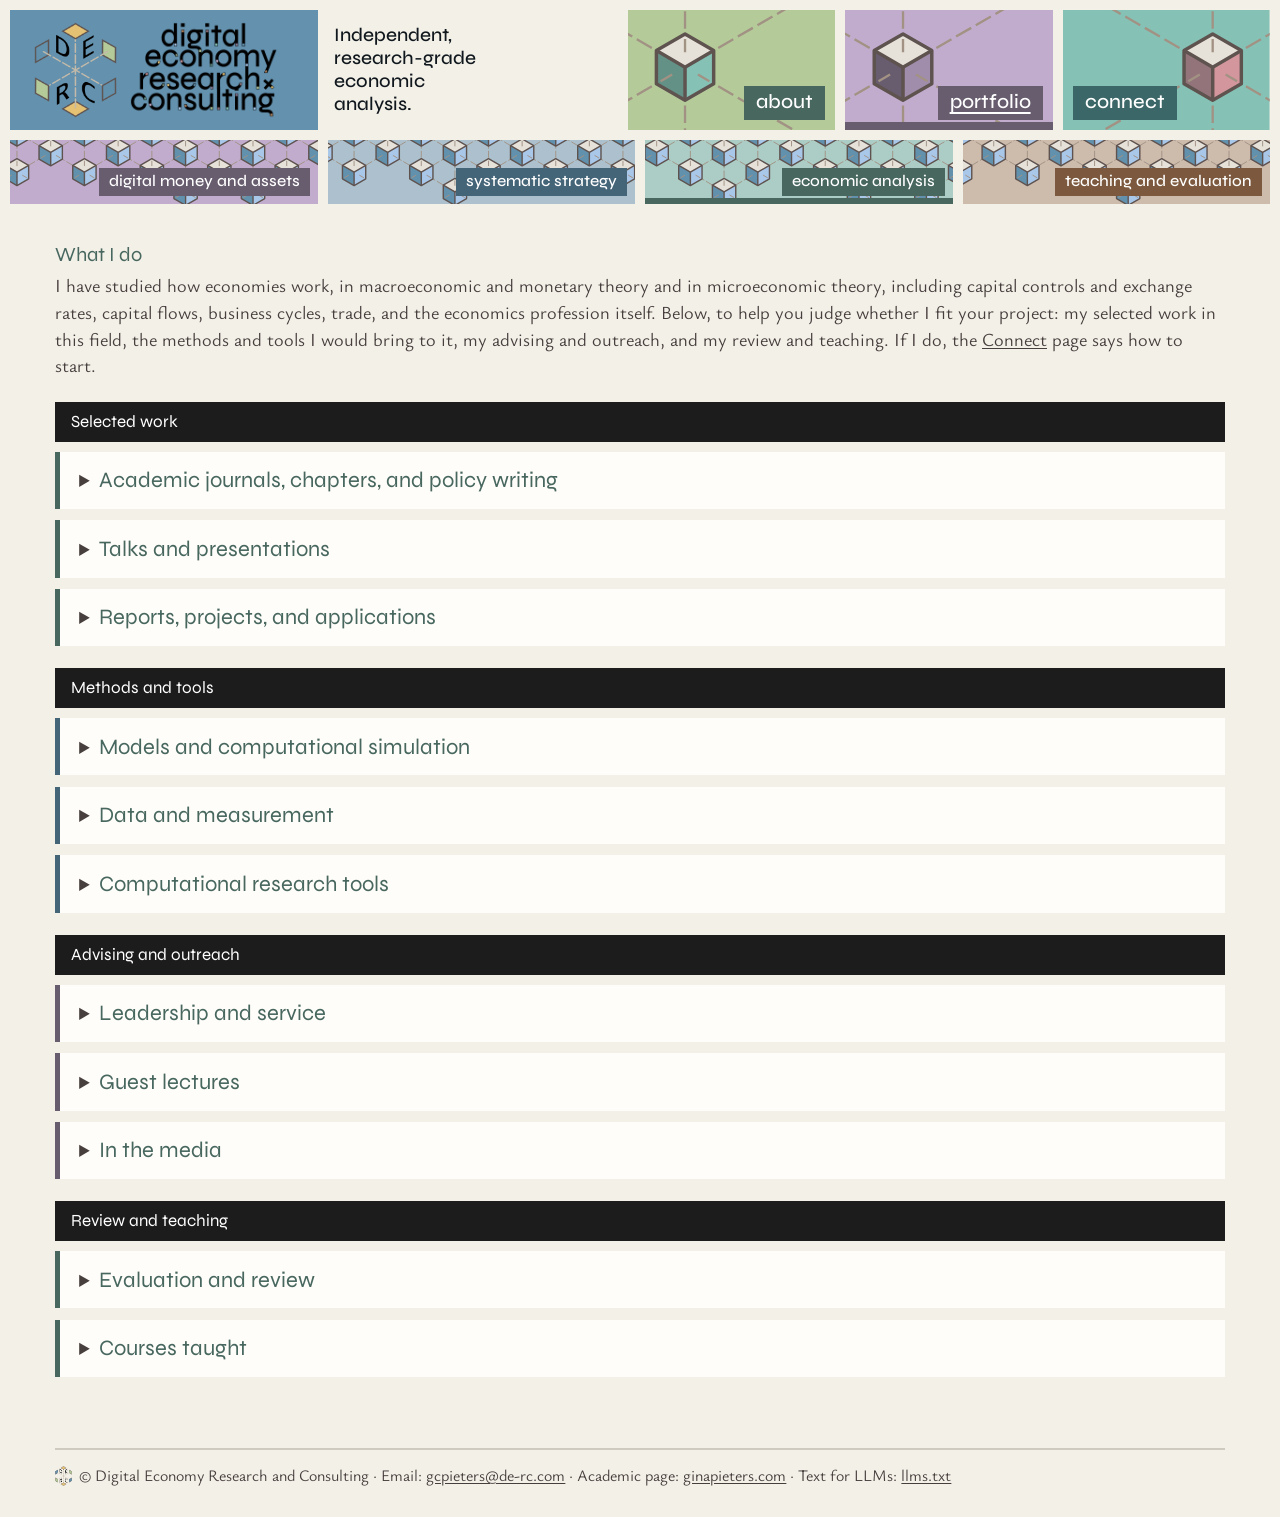
<file: portfolio-economics.html>
<!doctype html>
<html lang="en">
<head>
<meta charset="utf-8">
<meta name="viewport" content="width=device-width, initial-scale=1">
<title>Economic analysis · Digital Economy Research and Consulting</title>
<meta name="description" content="Core skills, tools, and knowledge in microeconomics and macroeconomics: models and simulation, data and econometrics, research and reports, talks, and courses.">
<link rel="canonical" href="https://www.digitaleconomyresearch.com/portfolio-economics.html">
<meta property="og:title" content="Economic analysis · Digital Economy Research and Consulting">
<meta property="og:description" content="Core skills, tools, and knowledge in microeconomics and macroeconomics: models and simulation, data and econometrics, research and reports, talks, and courses.">
<meta property="og:url" content="https://www.digitaleconomyresearch.com/portfolio-economics.html">
<meta property="og:type" content="website">
<meta property="og:image" content="https://www.digitaleconomyresearch.com/assets/derc-wordmark-1280.png?v=8edfc10b">
<meta name="twitter:card" content="summary_large_image">
<link rel="stylesheet" href="style.css?v=88f593ef">
<link rel="icon" href="favicon.ico" sizes="any">
<link rel="apple-touch-icon" href="apple-touch-icon.png">
</head>
<body style="--accent: #47675f">
<a class="skip" href="#main">Skip to content</a>
<nav class="mosaic slim" aria-label="Main"><a class="centre" href="index.html" aria-label="Home"><div class="brandrow"><img class="hex" src="assets/derc-hex-516.png?v=d288c82e" width="516" height="600" alt=""><img class="word" src="assets/derc-wordmark-1280.png?v=8edfc10b" width="1280" height="832" alt="Digital Economy Research and Consulting"></div></a><div class="blank"><p class="line">Independent,<br>research-grade<br>economic<br>analysis.</p></div><a class="tile" href="about.html" style="background-image:url('assets/cube-about.svg?v=7dfa153f');--tone:#47675f"><span>about</span></a><a class="tile" href="index.html" aria-current="page" style="background-image:url('assets/cube-portfolio.svg?v=666dbd10');--tone:#685c6f"><span>portfolio</span></a><a class="tile" href="connect.html" style="background-image:url('assets/cube-connect.svg?v=8634b5bc');--tone:#3b6768"><span>connect</span></a></nav>
<main id="main">
<nav class="fieldtiles" aria-label="Fields"><a href="portfolio-digital-money.html" style="--t:#685c6f;--g:#c1accd"><span>digital money and assets</span></a><a href="portfolio-systematic-strategy.html" style="--t:#446478;--g:#acc1cd"><span>systematic strategy</span></a><a href="portfolio-economics.html" aria-current="page" style="--t:#47675f;--g:#accdc5"><span>economic analysis</span></a><a href="portfolio-assessment.html" style="--t:#7c593e;--g:#cdbbac"><span>teaching and evaluation</span></a></nav><h1 class="vh">Economic analysis</h1><div class="wrap pf"><div class="lead"><div><h2>What I do</h2><p>I have studied how economies work, in macroeconomic and monetary theory and in microeconomic theory, including capital controls and exchange rates, capital flows, business cycles, trade, and the economics profession itself. Below, to help you judge whether I fit your project: my selected work in this field, the methods and tools I would bring to it, my advising and outreach, and my review and teaching. If I do, the <a href='connect.html'>Connect</a> page says how to start.</p></div></div>
<div class="allwork">
<p class="kind" style="color:var(--accent)">Selected work</p>
<details id="all-academic-journal-publications" class=""><summary><h2>Academic journals, chapters, and policy writing</h2></summary><h3>Peer-reviewed articles</h3><ul><li><details class="paper"><summary><span class="ptitle">"Financial Regulations and Price Inconsistencies across Bitcoin Markets,"</span> with Sofia Vivanco. <cite>Information Economics and Policy</cite>.</summary><p>Every bitcoin is identical, so a lasting price gap between markets must come from the markets themselves. Across 11 exchanges, together 26% of global bitcoin trade volume, we find that exchanges that do not require customer identification to open an account are more likely to deviate from representative market prices, so know-your-customer rules can have a non-negligible effect on the bitcoin market.</p><p><strong>Data.</strong> Daily bitcoin prices in US dollars from 11 exchanges, together 26% of global bitcoin trade volume, and a bitcoin price index, June 2014 to July 2015, with 22 characteristics of each exchange collected by hand from its own pages, such as whether it requires identification to fund an account.</p><p><strong>Methods.</strong> Unit-root tests: DF-GLS, KPSS. Cointegration tests of the law of one price: Johansen trace, Pesaran-Shin-Smith bounds. Toda-Yamamoto Granger causality. OLS with robust standard errors and date fixed effects, regressing each exchange's price deviation on its characteristics.</p><p class="plinks"><a href="https://doi.org/10.1016/j.infoecopol.2017.02.002" aria-label="Read the paper: Financial Regulations and Price Inconsistencies across Bitcoin Markets">Read the paper</a></p></details></li></ul><h3>Book chapters</h3><ul><li><details class="paper"><summary><span class="ptitle">"Digital Currencies and Central Banks,"</span> a chapter in <cite>The Palgrave Handbook of Technological Finance</cite>.</summary><p>I distinguish digitized currency, digital currency, and distributed ledger technology, set out a taxonomy of six digital currency types, and examine what they mean for central banks: privacy, centralized against decentralized issuance, competition between monies, programmable money, and monetary policy.</p><p class="plinks"><a href="https://doi.org/10.1007/978-3-030-65117-6_6" aria-label="Read the chapter: Digital Currencies and Central Banks">Read the chapter</a></p></details></li></ul><h3>Federal Reserve publications</h3><ul><li><details class="paper"><summary><span class="ptitle">"The Potential Impact of Decentralized Virtual Currency on Monetary Policy"</span> (Federal Reserve Bank of Dallas, Globalization and Monetary Policy Institute, <cite>Annual Report</cite>).</summary><p>What electronic money is (any money, currency, or asset not held in physical form, including representations of a sovereign currency or claims on a real-world good) and what decentralized virtual currency could mean for monetary policy.</p><p class="plinks"><a href="https://fedinprint.org/item/feddgm/14579" aria-label="Read the paper: The Potential Impact of Decentralized Virtual Currency on Monetary Policy">Read the paper</a></p></details></li></ul><h3>Newsletters</h3><ul><li><details class="paper" id="p-the-job-market-for-non-tenure-track-academic-economists"><summary><span class="ptitle">"The Job Market for Non-Tenure Track Academic Economists,"</span> with Chris Roark. <cite>CSWEP News</cite>, Issue II, 2022.</summary><p>Using the AEA's Universal Academic Questionnaire and its Job Openings for Economists postings, we show how the composition of economics departments has changed and how demand for non-tenure-track faculty has grown since the 2008 financial crisis.</p><p class="plinks"><a href="https://www.aeaweb.org/content/file?id=16549" aria-label="Read the paper: The Job Market for Non-Tenure Track Academic Economists">Read the paper</a></p></details></li></ul><h3>Working papers/work in progress</h3><ul><li><details class="paper" id="p-bitcoin-reveals-exchange-rate-manipulation-and-detects-capit"><summary><span class="ptitle">"Bitcoin Reveals Exchange Rate Manipulation and Detects Capital Controls"</span></summary><p>The data used to detect currency manipulation and capital controls are low-frequency, costly, lagged, and possibly mismeasured. I show that bitcoin prices, once adjusted for bitcoin-market-specific effects, approximate unofficial exchange rates at a daily frequency, and so reveal both whether a distortion exists and how large it is, including short interventions that would otherwise go undetected. The result also confirms that bitcoin is used to get around capital controls.</p><p><strong>Data.</strong> Daily transaction-weighted bitcoin prices for 17 currencies on four exchanges, June 2014 to September 2015, with official exchange rates.</p><p><strong>Methods.</strong> Bitcoin-implied exchange rates, adjusted for bitcoin-market trends using the euro as the benchmark. Cointegration tests of each bitcoin rate against the official rate, Johansen trace and Pesaran-Shin-Smith bounds, to detect capital controls. Toda-Yamamoto Granger causality. Validation against the Chinn-Ito capital-openness index and the IMF's exchange-rate regime classification.</p><p class="plinks"><a href="https://doi.org/10.2139/ssrn.2714921" aria-label="Read the paper: Bitcoin Reveals Exchange Rate Manipulation and Detects Capital Controls">Read the paper</a></p></details></li><li><details class="paper" id="p-the-composition-of-the-allocation-puzzle-through-time"><summary><span class="ptitle">"The Composition of the Allocation Puzzle through Time"</span></summary><p>The allocation puzzle is the positive correlation between growth and capital outflows across developing countries. I split capital outflows into private savings, public debt, and international reserve flows, and follow each from the start of a growth episode. The private-savings correlation leads the start of growth, the public and reserve correlations lag it, and the correlation for total outflows disappears after twenty years. None of the proposed solutions matches these findings.</p><p><strong>Data.</strong> Net foreign assets from Lane and Milesi-Ferretti, converted to constant international dollars with Penn World Table prices; international reserves from the IMF and public debt from the World Development Indicators; productivity built from the Penn World Table; the Chinn-Ito openness index and foreign aid as controls. 36 countries with an identified growth start and twenty years of data.</p><p><strong>Methods.</strong> A modified growth-acceleration rule, after Hausmann and co-authors, dates the start of each productivity growth episode. Cross-sectional regressions of each capital-flow component on productivity growth, year by year, from five years before the start to twenty years after.</p><p class="plinks"><span class="wip">Resting</span></p></details></li><li><details class="paper" id="p-re-evaluating-stylized-business-cycle-facts-for-developed-an"><summary><span class="ptitle">"Re-evaluating Stylized Business Cycle Facts for Developed and Developing Countries"</span></summary><p>Business cycle statistics are usually computed on cycles of two to eight years, a window set by Burns and Mitchell from US data. I date business cycles country by country and find longer cycles, 35 to 66 quarters for developed countries and 28 to 59 for developing ones. Re-estimating the stylized facts on these windows narrows the volatility gap between developed and developing countries and changes the cyclicality of government spending.</p><p><strong>Data.</strong> Quarterly real GDP from the OECD, with consumption, government spending, imports, and exports, for the United States and other countries including Korea, Mexico, and South Africa; 1985 to 2011 (Mexico from 1993).</p><p><strong>Methods.</strong> A simplified Bry-Boschan turning-point procedure, checked against NBER dates for the United States. Christiano-Fitzgerald band-pass filtering on each country's own cycle window, then volatility, correlation, and relative standard deviations.</p><p class="plinks"><span class="wip">Resting</span></p></details></li><li><details class="paper" id="p-the-effect-of-income-inequality-on-import-prices"><summary><span class="ptitle">"The Effect of Income Inequality on Import Prices"</span></summary><p>Earlier studies find that higher income inequality in an importing country lowers the unit value of its imports, and changes both the value of trade and the mark-up on identical goods, in either direction. I build a monopolistic-competition model of trade with income-based price discrimination that reproduces all three findings. Each consumer chooses the variety to buy, so high inequality leads richer consumers to buy more varieties at higher prices and poorer consumers fewer varieties at lower prices. Simulated, it captures about half of the observed link between inequality and trade value.</p><p><strong>Data.</strong> Product-level US exports to all trading partners from UN Comtrade; population, GDP per capita, and the income share of the top 40% from the World Development Indicators; distance, borders, and language from CEPII; the Rauch index to pick differentiated goods. 55 countries.</p><p><strong>Methods.</strong> A heterogeneous-firm trade model with non-homothetic preferences, calibrated by minimum distance over a grid of resale-constraint values. Trade barriers estimated by gravity from trade shares. Log-linear regressions of trade value, quantity, and unit value on inequality, with product fixed effects and errors clustered by destination.</p><p class="plinks"><span class="wip">Resting</span></p></details></li><li><details class="paper" id="p-seeking-teachers-changes-in-us-academic-economics-department"><summary><span class="ptitle">"Seeking Teachers: Changes in US Academic Economics Department Jobs,"</span> with Christopher J. Roark.</summary><p class="plinks"><span class="wip">Resting</span></p></details></li><li><details class="paper" id="p-a-guide-to-the-u-s-academic-economics-job-market-for-teachin"><summary><span class="ptitle">"A Guide to the U.S. Academic Economics Job Market for Teaching-Focused Jobs,"</span> with Melanie Fox, Ben Harrell, Nakul Kumar, Daniel J. Lee, and Allison Luedtke.</summary><p class="plinks"><span class="wip">Resting</span></p></details></li></ul></details>
<details id="all-talks-and-presentations" class=""><summary><h2>Talks and presentations</h2></summary><h3>Central banks and international institutions</h3><ul><li>Federal Reserve Bank of Atlanta, workshop on the financial stability implications of new technology: "How Global Is the Cryptocurrency Market?"</li><li>Federal Reserve Bank of Dallas: "Bitcoin Reveals..."</li><li>De Nederlandsche Bank: "Bitcoin Reveals..."</li><li>FinTech DC, at the IMF, Washington</li></ul><h3>Academic conferences</h3><ul><li>American Economic Association: "How Have Cryptocurrency Participants Changed?"; "Cryptocurrencies As a New Global Financial Asset"</li><li>Royal Economic Society: "Bitcoin Reveals..."</li><li>Western Economic Association: "How Global Is the Cryptocurrency Market?"; "Financial Regulations..."; "The Effect of Income Inequality..."</li><li>Southern Economic Association: "Bitcoin Reveals..."; "Cryptocurrencies, Stablecoins, and Central Bank Digital Currency" (panelist, online)</li><li>Eastern Economic Association: "Bitcoin Reveals..."</li><li>Midwest Macroeconomics Meeting: "Bitcoin Reveals..."; "The Effect of Income Inequality..."</li><li>Money, Macro and Finance Conference: "Bitcoin Reveals..."</li><li>International Trade and Finance Association: "How Global Is the Cryptocurrency Market?"; "Bitcoin Reveals..."</li><li>Society for Economic Measurement: "Bitcoin Reveals..."</li><li>Liberal Arts Macroeconomics Workshop: "Bitcoin Reveals..."</li></ul><h3>University seminars</h3><ul><li>Lafayette College: "Bitcoin Reveals..."</li><li>Hobart and William Smith Colleges: "Bitcoin Reveals..."</li></ul><h3>Policy and industry forums</h3><ul><li>Monetarium 2, Washington</li><li>DEconomy, Seoul</li><li>The Cambridge Centre for Alternative Finance's launch of its Global Cryptoasset reports, hosted by CME Group, Chicago</li><li>EconVue: "Stablecoins: The View from Chicago" (panelist)</li></ul><h3>Economics profession</h3><ul><li>Southern Economic Association and the Robert Morris University Teaching Economics Conference: "Seeking Teachers: Changes in US Academic Economics Department Jobs"</li></ul></details>
<details id="all-research-and-reports" class=""><summary><h2>Reports, projects, and applications</h2></summary><h3>Reports</h3><ul><li><details class="paper"><summary><span class="ptitle">"3rd Global Cryptoasset Benchmarking Study"</span>, for the Cambridge Centre for Alternative Finance.</summary><p>How the cryptoasset industry changed after the 2nd study in 2018, from data on 280 companies in 59 countries across exchanges, payments, custody, and mining.</p><p class="plinks"><a href="https://www.jbs.cam.ac.uk/faculty-research/centres/alternative-finance/publications/3rd-global-cryptoasset-benchmarking-study/" aria-label="Read the report: 3rd Global Cryptoasset Benchmarking Study">Read the report</a> · Media coverage: <a href="https://cointelegraph.com/news/100m-people-worldwide-now-use-crypto-based-assets-says-cambridge-study" aria-label="Cointelegraph coverage of 3rd Global Cryptoasset Benchmarking Study">Cointelegraph</a>, <a href="https://asiatimes.com/2020/09/100-million-people-now-use-crypto-study/" aria-label="Asia Times coverage of 3rd Global Cryptoasset Benchmarking Study">Asia Times</a>, <a href="https://news.bitcoin.com/cambridge-universitys-third-crypto-study-records-101-million-cryptocurrency-users-worldwide" aria-label="Bitcoin News coverage of 3rd Global Cryptoasset Benchmarking Study">Bitcoin News</a>, <a href="https://cryptopotato.com/adoption-101-million-users-joined-crypto-in-2020-according-to-cambridge-report/" aria-label="Cryptopotato coverage of 3rd Global Cryptoasset Benchmarking Study">Cryptopotato</a>, <a href="https://crypto.news/mass-adoption-report-101-million-crypto-markets-2020/" aria-label="Crypto.news coverage of 3rd Global Cryptoasset Benchmarking Study">Crypto.news</a>, <a href="https://www.crowdfundinsider.com/2020/09/167220-global-cryptoasset-benchmarking-study-ccaf-updates-on-digital-asset-ecosystem-during-period-of-growth/" aria-label="Crowdfund Insider coverage of 3rd Global Cryptoasset Benchmarking Study">Crowdfund Insider</a>.</p></details></li><li><details class="paper"><summary><span class="ptitle">"2nd Global Cryptoasset Benchmarking Study"</span>, for the Cambridge Centre for Alternative Finance.</summary><p>Survey data from more than 180 cryptoasset companies and individuals in 47 countries on four industry segments: mining, exchanges, storage, and payments. Among its estimates, the top six proof-of-work cryptoassets use between 52 and 111 TWh of electricity a year.</p><p class="plinks"><a href="https://www.jbs.cam.ac.uk/faculty-research/centres/alternative-finance/publications/2nd-global-cryptoasset-benchmark-study/" aria-label="Read the report: 2nd Global Cryptoasset Benchmarking Study">Read the report</a> · Media coverage: <a href="https://www.bloomberg.com/news/articles/2018-12-12/ranks-of-crypto-users-swelled-in-2018-even-as-bitcoin-tumbled" aria-label="Bloomberg coverage of 2nd Global Cryptoasset Benchmarking Study">Bloomberg</a>, <a href="https://web.archive.org/web/20191209190425/https://cointelegraph.com/news/number-of-crypto-users-nearly-doubled-in-2018-study-says" aria-label="Cointelegraph coverage of 2nd Global Cryptoasset Benchmarking Study">Cointelegraph</a>, <a href="https://www.fxstreet.com/amp/cryptocurrencies/news/crypto-users-increase-two-fold-in-2018-amid-market-crash-says-cambridge-201812141339" aria-label="FXStreet coverage of 2nd Global Cryptoasset Benchmarking Study">FXStreet</a>, <a href="https://forbes.it/2018/12/18/criptovalute-global-cryptoasset-cambridge-2018/" aria-label="Forbes Italia coverage of 2nd Global Cryptoasset Benchmarking Study">Forbes Italia</a>, <a href="https://coingape.com/crypto-ecosystem-cambridge-university-report/" aria-label="CoinGape coverage of 2nd Global Cryptoasset Benchmarking Study">CoinGape</a>, <a href="https://www.crowdfundinsider.com/2018/12/142270-cambridge-centre-for-alternative-finance-publishes-definitive-global-cryptoasset-benchmarking-report/" aria-label="Crowdfund Insider coverage of 2nd Global Cryptoasset Benchmarking Study">Crowdfund Insider</a>.</p></details></li><li><details class="paper"><summary><span class="ptitle">"Cambridge Digital Mining Industry Report: Global Operations, Sentiment, and Energy Use"</span>, for the Cambridge Centre for Alternative Finance.</summary><p>A survey of 49 digital mining firms, headquartered in 16 jurisdictions and operating in 23 countries, which together held 48% of the Bitcoin network's hashrate. It reports how the industry operates, how miners see the market, and the energy they use and its environmental impact.</p><p class="plinks"><a href="https://doi.org/10.2139/ssrn.5236060" aria-label="Read the report: Cambridge Digital Mining Industry Report: Global Operations, Sentiment, and Energy Use">Read the report</a> · Media coverage: <a href="https://www.theblock.co/news/business/2025-04-29-cambridge-university-bitcoin-mining-sustainable-energy-use-elon-musk-tesla-btc-payments-352332" aria-label="The Block coverage of Cambridge Digital Mining Industry Report: Global Operations, Sentiment, and Energy Use">The Block</a>, <a href="https://cryptoslate.com/bitcoin-mining-pushes-sustainability-agenda-with-over-50-of-energy-generated-from-renewables/" aria-label="CryptoSlate coverage of Cambridge Digital Mining Industry Report: Global Operations, Sentiment, and Energy Use">CryptoSlate</a>, <a href="https://theenergymag.com/news/2025-04-29/bitcoin-sustainable-cambridge/" aria-label="The Energy Mag coverage of Cambridge Digital Mining Industry Report: Global Operations, Sentiment, and Energy Use">The Energy Mag</a>, <a href="https://beincrypto.com/us-bitcoin-mining-dominance/" aria-label="BeInCrypto coverage of Cambridge Digital Mining Industry Report: Global Operations, Sentiment, and Energy Use">BeInCrypto</a>, <a href="https://sustainabilityonline.net/news/more-than-half-the-energy-used-to-mine-bitcoin-last-year-was-sustainable/" aria-label="Sustainability Online coverage of Cambridge Digital Mining Industry Report: Global Operations, Sentiment, and Energy Use">Sustainability Online</a>, <a href="https://www.crowdfundinsider.com/2025/06/240685-ccaf-provides-insights-into-bitcoin-mining-industry-role-of-fintech-associations-and-state-of-digital-finance/" aria-label="Crowdfund Insider coverage of Cambridge Digital Mining Industry Report: Global Operations, Sentiment, and Energy Use">Crowdfund Insider</a>.</p></details></li></ul><h3>Consulting reports</h3><ul><li>Co-authored a 150-page report on the macroeconomic, monetary, and fiscal-stability effects of a central bank digital currency, for a client's central bank digital currency project.</li></ul></details>
<p class="kind" style="color:var(--slate)">Methods and tools</p>
<details id="all-models-and-simulation" class="slate"><summary><h2>Models and computational simulation</h2></summary><ul><li><strong>Computational modeling:</strong> models solved and simulated numerically. The macroeconomic models are micro-founded: dynamic general equilibrium models in which households and firms optimize, solved for steady states and transition paths. Techniques include:<ul><li><strong>Policy simulation in general equilibrium:</strong> dynamic general equilibrium models, built and simulated in MATLAB, that trace a policy change through interest rates, exchange rates, and the rest of the economy. Used in: a client's central bank digital currency project, on the effects of CBDC adoption on interest rates and exchange rates.</li><li><strong>Programming macroeconomic models:</strong> dynamic general equilibrium models programmed in MATLAB, Dynare, or Python: consumption and savings with the Euler equation; Solow and neoclassical growth; real business cycles and international real business cycles; and cash-in-advance, money-in-utility, overlapping-generations, and Baumol-Tobin models of money, with seigniorage. Used in: <a href="#course-the-elements-of-economic-analysis-iii">The Elements of Economic Analysis III</a>; <a href="#course-economic-policy-analysis">Economic Policy Analysis</a>.</li><li><strong>Policy experiments with steady states and transition paths:</strong> lump-sum and proportional taxation, optimal taxation and government debt, social security, unemployment insurance, seigniorage, and the central bank's commitment problem, solved in MATLAB. Used in: <a href="#course-economic-policy-analysis">Economic Policy Analysis</a>.</li><li><strong>Heterogeneous-firm models and calibration:</strong> a Melitz trade model with non-homothetic preferences, Pareto productivity, and income-based price discrimination, solved, simulated, and calibrated by minimum distance over a grid of parameter values, for 55 countries. Used in: <a href="#p-the-effect-of-income-inequality-on-import-prices">The Effect of Income Inequality on Import Prices</a>.</li><li><strong>Bayesian learning and dynamic programming:</strong> a growth model of a small open economy, built in MATLAB: beliefs about the components of TFP updated by a Kalman filter, TFP components estimated by GMM, and the model solved by value-function iteration on belief grids. Used in: "Learning about Growth" (second place, Hardy Third Year Paper Competition, University of Minnesota).</li></ul></li><li><strong>Stylized models:</strong> simplified models with closed-form solutions, to identify the channels through which a policy or a shock changes an outcome. Set as homework, practice, or exam problems in: <a href="#course-principles-of-macroeconomics">Principles of Macroeconomics</a>; <a href="#course-the-elements-of-economic-analysis-i">The Elements of Economic Analysis I</a>; <a href="#course-the-elements-of-economic-analysis-ii">The Elements of Economic Analysis II</a>; <a href="#course-the-elements-of-economic-analysis-iii">The Elements of Economic Analysis III</a>; <a href="#course-international-monetary-systems">International Monetary Systems</a>; <a href="#course-economic-policy-analysis">Economic Policy Analysis</a>; <a href="#course-international-trade">International Trade</a>; <a href="#course-macroeconomics">Macroeconomics</a>; <a href="#course-risk-and-benefits-of-digitized-money-and-assets">Risk and Benefits of Digitized Money and Assets</a>. Past applications include:<ul><li><strong>Output, money, and growth:</strong> aggregate demand and aggregate supply; the money market; the Solow-Swan model and growth accounting.</li><li><strong>Consumers, firms, and markets:</strong> consumer theory, from utility maximization and the Slutsky decomposition to expected utility; producer theory; general equilibrium of endowment and production economies; and Cournot, Bertrand, and Stackelberg oligopoly.</li><li><strong>Payments and money demand:</strong> cash versus cards in a Baumol-Tobin model; a fall in money demand traced through prices, interest rates, and the exchange rate; a shift from the bolívar to bitcoin in Venezuela; a money-in-utility model with CES preferences.</li><li><strong>Exchange rates and capital flows:</strong> interest parity with crypto as a currency converter; triangular arbitrage among the Turkish lira, Tether, and the US dollar; purchasing-power parity in where bitcoin mining locates; the trilemma as digital money weakens capital controls.</li><li><strong>Exchange rates and the balance of payments:</strong> balance-of-payments accounting; spot and forward exchange rates and the returns on domestic and foreign assets; interest parity and the asset-market model of the exchange rate; the current account; real exchange rates and purchasing-power parity; the path of the nominal exchange rate after permanent and temporary changes in inflation and the money supply; pegs, capital flight, and a country's net wealth by currency.</li><li><strong>Runs and taxes:</strong> a Diamond-Dybvig run at FTX; runs and deposit insurance; tax incidence on crypto miners.</li><li><strong>International trade:</strong> the Ricardian, specific-factors, and Heckscher-Ohlin models; free movement of labor; economies of scale and monopolistic competition; and trade barriers, from tariffs to subsidies and dumping.</li></ul></li></ul></details>
<details id="all-data-and-measurement" class="slate"><summary><h2>Data and measurement</h2></summary><h3>Data construction and validation</h3><ul><li><strong>Reconciling prices across sources:</strong> daily bitcoin prices from 11 exchanges, compared with a reference price to measure each exchange's deviation. Used in: <a href="https://doi.org/10.1016/j.infoecopol.2017.02.002" aria-label="Financial Regulations and Price Inconsistencies across Bitcoin Markets">Financial Regulations...</a>.</li><li><strong>Collecting what no database holds:</strong> 22 characteristics of each exchange, such as its customer-identification rules, gathered by hand from the exchanges' own pages (used in <a href="https://doi.org/10.1016/j.infoecopol.2017.02.002" aria-label="Financial Regulations and Price Inconsistencies across Bitcoin Markets">Financial Regulations...</a>), and one day's trading volume for every pairing, on every exchange, of the 50 largest cryptocurrencies.</li><li><strong>Matching to official benchmarks:</strong> bitcoin prices in 52 currencies matched to official exchange rates from the IMF, BIS, FRED, and a commercial database, with 33 currencies kept.</li><li><strong>Validating a new measure:</strong> bitcoin-implied exchange rates in 17 currencies, checked against the Chinn-Ito capital-openness index and the IMF's exchange-rate regime classification. Used in: <a href="https://doi.org/10.2139/ssrn.2714921" aria-label="Bitcoin Reveals Exchange Rate Manipulation and Detects Capital Controls">Bitcoin Reveals...</a>.</li><li><strong>Building productivity and capital-flow series:</strong> total factor productivity from output, labor, and a constructed capital stock, and net foreign assets split into private savings, public debt, and reserve flows. Used in: <a href="#p-the-composition-of-the-allocation-puzzle-through-time">The Composition of the Allocation Puzzle through Time</a>.</li><li><strong>Building capital stocks:</strong> growth accounting with perpetual-inventory capital stocks, using Caselli-Feyrer initial stocks and Penn World Table data. Used in: <a href="#p-the-composition-of-the-allocation-puzzle-through-time">The Composition of the Allocation Puzzle through Time</a>.</li><li><strong>Dating growth accelerations:</strong> a modified Hausmann et al. rule, 77 episodes in 36 countries. Used in: <a href="#p-the-composition-of-the-allocation-puzzle-through-time">The Composition of the Allocation Puzzle through Time</a>.</li><li><strong>Dating business cycles from quarterly output:</strong> turning points found country by country and checked against NBER dates. Used in: <a href="#p-re-evaluating-stylized-business-cycle-facts-for-developed-an">Re-evaluating Stylized Business Cycle Facts for Developed and Developing Countries</a>.</li><li><strong>Merging trade, distance, and income-distribution data:</strong> product-level trade with distance, language, and income-share data, after dropping extreme unit values and products sold to fewer than five destinations, with the Rauch and BEC classifications merged. Used in: <a href="#p-the-effect-of-income-inequality-on-import-prices">The Effect of Income Inequality on Import Prices</a>.</li><li><strong>Classifying job postings:</strong> 9,600 Job Openings for Economists postings classified by keyword in Stata, and a representative economics department built from the AEA's Universal Academic Questionnaire tables, with Christopher J. Roark. Used in: <a href="#p-seeking-teachers-changes-in-us-academic-economics-department">Seeking Teachers</a>; <a href="#p-the-job-market-for-non-tenure-track-academic-economists">The Job Market for Non-Tenure Track Academic Economists</a>.</li><li><strong>Working across standard sources:</strong> Penn World Table, World Development Indicators, OECD, IMF, the external-wealth positions of Lane and Milesi-Ferretti, product-level trade from UN Comtrade with CEPII distance and language data, and exchange-level and aggregated cryptoasset prices.</li></ul><h3>Econometrics</h3><ul><li><strong>Unit-root tests (do shocks fade?):</strong> DF-GLS, augmented Dickey-Fuller, Phillips-Perron, KPSS. Used in: <a href="https://doi.org/10.1016/j.infoecopol.2017.02.002" aria-label="Financial Regulations and Price Inconsistencies across Bitcoin Markets">Financial Regulations...</a> (DF-GLS, KPSS); <a href="https://doi.org/10.2139/ssrn.2714921" aria-label="Bitcoin Reveals Exchange Rate Manipulation and Detects Capital Controls">Bitcoin Reveals...</a> (augmented Dickey-Fuller, KPSS).</li><li><strong>Cointegration and error-correction models (do series move together?):</strong> Johansen trace, Pesaran-Shin-Smith bounds, VECM. Used in: <a href="https://doi.org/10.1016/j.infoecopol.2017.02.002" aria-label="Financial Regulations and Price Inconsistencies across Bitcoin Markets">Financial Regulations...</a>; <a href="https://doi.org/10.2139/ssrn.2714921" aria-label="Bitcoin Reveals Exchange Rate Manipulation and Detects Capital Controls">Bitcoin Reveals...</a>.</li><li><strong>Granger causality (which series is a leading signal?):</strong> Toda-Yamamoto, from a vector autoregression. Used in: <a href="https://doi.org/10.1016/j.infoecopol.2017.02.002" aria-label="Financial Regulations and Price Inconsistencies across Bitcoin Markets">Financial Regulations...</a>; <a href="https://doi.org/10.2139/ssrn.2714921" aria-label="Bitcoin Reveals Exchange Rate Manipulation and Detects Capital Controls">Bitcoin Reveals...</a>.</li><li><strong>Fixed-effects regression (what explains differences across series?):</strong> OLS with fixed effects and robust standard errors. Used in: <a href="https://doi.org/10.1016/j.infoecopol.2017.02.002" aria-label="Financial Regulations and Price Inconsistencies across Bitcoin Markets">Financial Regulations...</a>.</li><li><strong>Band-pass filtering (how long is a business cycle?):</strong> Christiano-Fitzgerald, on country-specific cycle lengths. Used in: <a href="#p-re-evaluating-stylized-business-cycle-facts-for-developed-an">Re-evaluating Stylized Business Cycle Facts for Developed and Developing Countries</a>.</li><li><strong>Gravity regressions (what drives trade values and prices?):</strong> trade value, quantity, and unit value, with product fixed effects and errors clustered by destination; Eaton-Kortum estimation of trade barriers. Used in: <a href="#p-the-effect-of-income-inequality-on-import-prices">The Effect of Income Inequality on Import Prices</a>.</li><li><strong>Event-time regressions (what changes around a growth episode?):</strong> cross-sectional regressions around growth episodes, in eight specifications. Used in: <a href="#p-the-composition-of-the-allocation-puzzle-through-time">The Composition of the Allocation Puzzle through Time</a>.</li><li><strong>Random-walk tests (do prices follow a random walk?):</strong> Jarque-Bera, Box-Pierce portmanteau, runs, and variance-ratio tests.</li></ul></details>
<details id="all-computational-research-tools" class="slate"><summary><h2>Computational research tools</h2></summary><ul><li><strong>AI research workflows:</strong> LLM research pipelines; multi-agent orchestration with Git-based handoffs; source-grounded LLM assistants; Claude Code and Codex.</li><li><strong>Programming and documents:</strong> MATLAB, Dynare, and Stata; Git; LaTeX; Python and other languages through LLM-directed development.</li></ul></details>
<p class="kind" style="color:var(--lilac)">Advising and outreach</p>
<details id="all-policy-and-convening" class="lilac"><summary><h2>Leadership and service</h2></summary><h3>Chair and advisory roles</h3><ul><li>Board of Directors, International Trade and Finance Association, three two-year terms.</li><li>Serve as Board Director for Monetary Policy and Executive Committee Advisor at NABE Chicago.</li><li>Advised Trinity University undergraduate International Economics and General Economics majors, four to eight a semester, and supervised the theses of 31 University of Chicago economics MA students.</li></ul><h3>Organizing</h3><ul><li>Panel organizer, DEconomy panel on central bank digital currencies (Seoul).</li><li>Organized two cryptocurrency sessions for the International Banking, Economics and Finance Association at the <cite>Western Economic Association International Annual Conference</cite>.</li><li>Co-taught the MA Thesis Development Workshop for the macroeconomics and finance specialization, and organized the fall macro MA thesis workshop, at the University of Chicago.</li></ul></details>
<details id="all-guest-lectures" class="lilac"><summary><h2>Guest lectures</h2></summary><ul><li><strong>Undergraduate:</strong> Money and Banking (University of Chicago); Principles of Macroeconomics (The Ohio State University); Economics Senior Seminar (Pitzer College); a course in economics (University of Chicago).</li></ul></details>
<details id="all-in-the-media" class="lilac"><summary><h2>In the media</h2></summary><ul><li><strong>Live programming:</strong> BBC, NPR, WBEZ Chicago, Texas Public Radio, Scholars' Circle.</li><li><strong>Podcasts:</strong> BBC, CBC, Made in Tech.</li><li><strong>News and public media:</strong> BBC, The Telegraph, Chicago Tribune, Asia Times.</li><li><strong>Financial and policy press:</strong> Bloomberg, Bloomberg Government, Nikkei, Forbes Italia, The Street, Global Finance, FXStreet, Finance Magnates, Experian.</li><li><strong>Trade press:</strong> CoinDesk, Cointelegraph, The Block, The Register, Bitcoin News, CryptoSlate, Breaker Mag, BeInCrypto, Crowdfund Insider, CoinGape, Crypto.news, Cryptopotato, The Energy Mag, Sustainability Online, BlockchainGov Newsletter.</li><li><strong>Opinion pieces:</strong> CoinDesk, CSWEP News.</li></ul></details>
<p class="kind" style="color:var(--sage)">Review and teaching</p>
<details id="all-evaluation" class="sage"><summary><h2>Evaluation and review</h2></summary><h3>Refereeing</h3><ul><li>Refereed work for 8 journals and 2 research funders: <cite>Computational Economics</cite>, <cite>Eastern Economic Journal</cite>, <cite>Economics Bulletin</cite>, <cite>Economic Theory</cite>, <cite>International Review of Economics Education</cite>, <cite>Journal of International Economics</cite>, <cite>Journal of International Money and Finance</cite>, <cite>Quarterly Review of Economics and Finance</cite>; the Czech Science Foundation and the Swiss National Science Foundation.</li><li>Served on 7 conference selection committees at 4 academic conferences: the <cite>Crypto Asset Lab Conference</cite> (three times), <cite>Tokenomics</cite> (twice), the <cite>International Trade and Finance Association Annual Conference</cite>, and the <cite>AEA/ASSA Annual Meeting</cite> (three CSWEP sessions).</li></ul><h3>Selecting and editing</h3><ul><li>Reviewed the survey analysis in three Cambridge Centre for Alternative Finance reports, the 2nd and 3rd Global Cryptoasset Benchmarking Studies and the Cambridge Digital Mining Industry Report, for correctness and completeness.</li><li>Reviewed textbooks for their publishers: Cowen and Tabarrok, <cite>Modern Principles of Economics</cite>; Williamson, <cite>Macroeconomics</cite> (pre-revision); Sachs and McCord, <cite>Principles of Economics and Global Sustainable Development</cite> (prospectus).</li><li>Interviewed candidates for economics lecturer positions at the University of Chicago.</li></ul><h3>Teaching and evaluating student work</h3><ul><li>Graded the work of more than 4,400 student enrollments, more than 500 in writing-intensive courses and honors and MA theses.</li><li>Served as examiner and grader for the University of Chicago's undergraduate economics placement exam.</li><li>Reviewed 259 applications to the University of Chicago's MAPSS economics MA program.</li></ul><h3>Recognition</h3><ul><li>Second place, Hardy Third Year Paper Competition, University of Minnesota, for &ldquo;Learning about Growth,&rdquo; with Andy Glover.</li><li>Invited and funded attendee, Heller-Hurwicz Economics Institute, &ldquo;Developing the Next Generation of Economic Models of Climate Change.&rdquo;</li><li>Trinity University Junior Faculty Sabbatical Leave ($50,000).</li><li>R.R. Witt Faculty Fellowship, Trinity University.</li></ul></details>
<details id="all-teaching" class="sage"><summary><h2>Courses taught</h2></summary><p class="intro">Except where marked co-taught, I designed and taught these courses, from determining the curriculum to creating the homework and exam problems, and grading them or overseeing their grading. For more details see my <a href='https://www.ginapieters.com/teaching.html'>academic website</a>.</p><h3>Ph.D. (topical)</h3><ul><li><details class="paper" id="course-risk-and-benefits-of-digitized-money-and-assets"><summary><span class="ptitle">Risk and Benefits of Digitized Money and Assets</span>, Collegio Internazionale Ca' Foscari.</summary><p>A course on the theoretical models that examine new risk channels from central bank digital currencies, stablecoins, and crypto markets. It assumes first-year graduate macroeconomics and no prior knowledge of crypto markets, banking, or monetary policy.</p><p><strong>Topics.</strong> Central bank digital currencies and bank stability; their macro-risk consequences; stablecoins and financial risk; open-economy currency competition; and crypto monetary theory in three frameworks, positive and normative. Each topic is taught through its core papers.</p><p class="plinks"><a href="https://www.ginapieters.com/syllabi/docra.pdf" aria-label="Syllabus: Risk and Benefits of Digitized Money and Assets">Syllabus</a></p></details></li></ul><h3>Master's (core)</h3><ul><li id="course-ma-thesis-development-workshop"><span class="ptitle">MA Thesis Development Workshop</span>, University of Chicago, macroeconomics and finance specialization, co-taught.</li></ul><h3>Undergraduate (core)</h3><ul><li><details class="paper" id="course-principles-of-macroeconomics"><summary><span class="ptitle">Principles of Macroeconomics</span>, University of Chicago, Trinity University, and University of Minnesota.</summary><p>By way of theory and policy applications, covers the major domestic and international macroeconomic issues: the determination of income and output, inflation, unemployment, and growth; money, banking, and the Federal Reserve; federal spending, taxation, and deficits; and international trade, exchange rates, and the balance of payments. It assumes no prior economics and no mathematics beyond algebra.</p><p><strong>Topics.</strong> GDP and cross-country convergence; the Solow model and growth accounting; real and nominal GDP; inflation and aggregate demand; trade; unemployment and business cycles; the aggregate demand and supply model and schools of thought; fiscal policy, debt, and taxation; and monetary policy, interest rates, and inflation.</p><p><strong>Assessment.</strong> Homework, in-class quick-response exercises, and quizzes at Chicago; homework, midterms, and a final at Trinity. Topic summaries and practice problems written for the course.</p><p class="plinks"><a href="https://www.ginapieters.com/syllabi/econ-10200.pdf" aria-label="Syllabus: Principles of Macroeconomics">Syllabus</a></p></details></li><li id="course-principles-of-microeconomics"><span class="ptitle">Principles of Microeconomics</span>, Trinity University.</li><li><details class="paper" id="course-the-elements-of-economic-analysis-i"><summary><span class="ptitle">The Elements of Economic Analysis I</span>, University of Chicago.</summary><p>Develops the economic theory of consumer choice: optimal choices given incomes, preferences, and prices, how they change, and measures of consumer welfare, used to evaluate taxes and subsidies. It assumes multivariable calculus.</p><p><strong>Topics.</strong> Scarcity constraints; preferences and indifference curves; utility maximization; duality; income and substitution effects and the Slutsky decomposition; three measures of the impact of a price change; income and time allocation; allocation across time; expected utility and insurance; general equilibrium of an endowment economy; and Pareto optimality and the social planner.</p><p><strong>Assessment.</strong> Homework, in-class quick-response exercises, and quizzes. Homework tests analysis rather than recall.</p><p class="plinks"><a href="https://www.ginapieters.com/syllabi/econ-20000.pdf" aria-label="Syllabus: The Elements of Economic Analysis I">Syllabus</a></p></details></li><li><details class="paper" id="course-the-elements-of-economic-analysis-ii"><summary><span class="ptitle">The Elements of Economic Analysis II</span> (Intermediate Microeconomics), University of Chicago.</summary><p>A continuation of Elements I: producer choice, markets with one or a few suppliers, factor markets and the distribution of income, and elementary general equilibrium and welfare economics.</p><p><strong>Topics.</strong> Production functions and costs; cost minimization and profit maximization; firm and industry supply; partial equilibrium and market interventions; general equilibrium of a production economy; the welfare theorems and the social planner; externalities; monopoly; game theory; Bertrand, Cournot, and Stackelberg oligopoly; and public goods and asymmetric information.</p><p><strong>Assessment.</strong> Homework, in-class quick-response exercises, and quizzes.</p><p class="plinks"><a href="https://www.ginapieters.com/syllabi/econ-20100.pdf" aria-label="Syllabus: The Elements of Economic Analysis II">Syllabus</a></p></details></li><li><details class="paper" id="course-the-elements-of-economic-analysis-iii"><summary><span class="ptitle">The Elements of Economic Analysis III</span> (Intermediate Macroeconomics), University of Chicago.</summary><p>An introduction to macroeconomic theory and policy that extends the earlier methods to dynamic general equilibrium models of an economy with firms, consumers, and governments. It includes beginning MATLAB programming.</p><p><strong>Topics.</strong> Savings, consumption, and the Euler equation; bond and equity markets; economic growth, the Solow model, the golden rule, and the neoclassical growth model; macroeconomic measurement; consumption-labor decisions and unemployment; business cycles and real business cycles; money, interest rates, and cash-in-advance; monetary policy and expectations; and seigniorage.</p><p><strong>Assessment.</strong> Homework, in-class quick-response exercises, and quizzes.</p><p class="plinks"><a href="https://www.ginapieters.com/syllabi/econ-20200.pdf" aria-label="Syllabus: The Elements of Economic Analysis III">Syllabus</a></p></details></li><li id="course-intermediate-macroeconomics"><span class="ptitle">Intermediate Macroeconomics</span>, University of Minnesota.</li></ul><h3>Undergraduate (topical)</h3><ul><li><details class="paper" id="course-international-monetary-systems"><summary><span class="ptitle">International Monetary Systems</span>, University of Chicago and Trinity University.</summary><p>Monetary policy across international markets, global banking markets, and optimum currency areas, and their effects on business cycles and economic development. Students analyze data and policy with simplified theoretical models. The course is writing intensive.</p><p><strong>Topics.</strong> Exchange rates and foreign-exchange arbitrage; covered and uncovered interest parity; money, interest, and exchange rates; twin deficits and balance-of-payments crises; saving, investment, and the current account, from the accounting identity to a micro-founded model; exchange-rate policy; and central bank digital currencies and cryptocurrencies.</p><p><strong>Assessment.</strong> Homework, in-class quick-response exercises, tests, and policy reports. Each class meeting has its own topic summary and practice problems, written for the course.</p><p class="plinks"><a href="https://www.ginapieters.com/syllabi/econ-17110.pdf" aria-label="Syllabus: International Monetary Systems">Syllabus</a></p></details></li><li><details class="paper" id="course-economic-policy-analysis"><summary><span class="ptitle">Economic Policy Analysis</span>, University of Chicago.</summary><p>Uses the theoretical, numerical, and empirical methods of the core sequence to analyze macroeconomic policy across taxation, government debt, unemployment, and monetary policy. Its monetary topics start from the three functions of money. The course is calculus- and programming-based (MATLAB or Python).</p><p><strong>Topics.</strong> Taxation, optimal government debt, and social insurance; money as a medium of exchange, a store of value, and a unit of account; price misperceptions; seigniorage and government debt; monetary policy and interest rates; and the central bank's commitment problem.</p><p><strong>Assessment.</strong> Homework and three policy analysis briefs, two from set prompts and one on a fiscal or monetary policy of the student's choosing. All slides, handouts, prompts, and questions are written for the course.</p><p class="plinks"><a href="https://www.ginapieters.com/syllabi/econ-23950.pdf" aria-label="Syllabus: Economic Policy Analysis">Syllabus</a></p></details></li><li><details class="paper" id="course-international-trade"><summary><span class="ptitle">International Trade</span>, Trinity University.</summary><p>The economic theory of international trade, trade restrictions, and policy, with practice in reading and understanding published sources of data and analysis. The course is writing intensive.</p><p><strong>Topics.</strong> Measuring welfare; relative supply and demand; trade supply and demand; the Ricardian, specific-factors, and Heckscher-Ohlin models; free movement of labor and immigration; external and internal economies of scale and monopolistic competition; testing classical and new trade theory; trade barriers, classical and under imperfect competition; trade diversion and creation; real-world tariffs and the politics of international agreements; import substitution and export-led growth; export and production subsidies; dumping and non-traditional trade barriers; and offshoring, outsourcing, foreign direct investment, and portfolio investment.</p><p><strong>Assessment.</strong> Weekly homework, a midterm in two parts (take-home and in class), and a 15-page research paper built through weekly drafts, with an optional presentation. The course grade uses whichever of four weightings of homework, midterm, and paper gives the student the highest grade.</p></details></li></ul><h3>Professional education</h3><ul><li><details class="paper" id="course-macroeconomics"><summary><span class="ptitle">Macroeconomics</span>, University of Chicago, as a visiting instructor, for participants who already hold an undergraduate degree.</summary><p>Introduces participants with minimal macroeconomic background to macroeconomic policy analysis: measurement, why theory is needed for macro policy, and growth, open-economy deficit sustainability, monetary and fiscal policy, unemployment, inflation, and business cycles.</p><p><strong>Topics.</strong> National accounts and data; long-run growth; the circular flow and the open economy; exchange rates and external debt; money and monetary policy; loanable funds and fiscal policy; inflation; unemployment; and business cycles.</p><p><strong>Assessment.</strong> Group in-class exercises and four group problem sets, using data from open repositories. AI tools are allowed when the tool and prompt are disclosed.</p><p class="plinks"><a href="https://www.ginapieters.com/syllabi/dsc-gdp5.pdf" aria-label="Syllabus: Macroeconomics">Syllabus</a></p></details></li></ul></details>
</div></div>
</main>
<footer><div class="wrap"><hr><p class="foot"><img class="foothex" src="assets/derc-hex-516.png?v=d288c82e" width="516" height="600" alt="">© Digital Economy Research and Consulting · Email: <a href="mailto:gcpieters@de-rc.com">gcpieters@de-rc.com</a> · Academic page: <a href="https://www.ginapieters.com/">ginapieters.com</a> · Text for LLMs: <a href="llms.txt">llms.txt</a></p></div></footer>
</body>
</html>
</file>
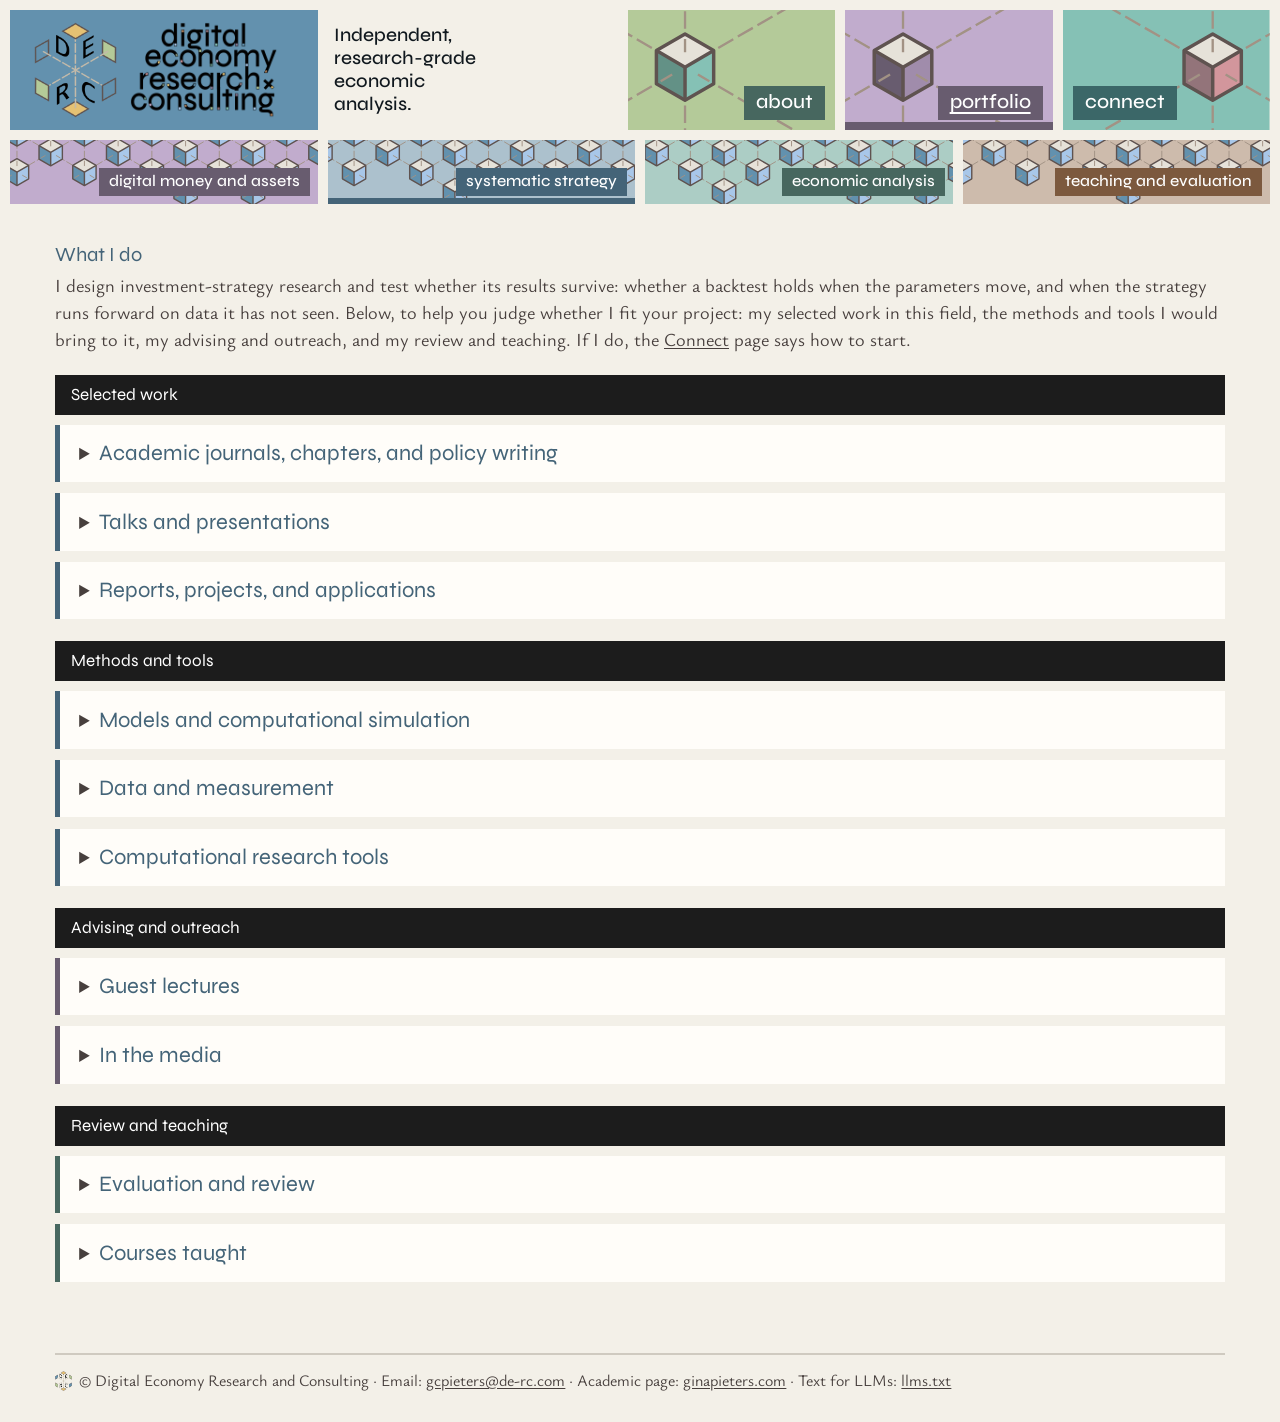
<file: portfolio-systematic-strategy.html>
<!doctype html>
<html lang="en">
<head>
<meta charset="utf-8">
<meta name="viewport" content="width=device-width, initial-scale=1">
<title>Systematic strategy · Digital Economy Research and Consulting</title>
<meta name="description" content="Designing investment-strategy research and testing whether its results survive: when the parameters move, and when the strategy runs forward on unseen data.">
<link rel="canonical" href="https://www.digitaleconomyresearch.com/portfolio-systematic-strategy.html">
<meta property="og:title" content="Systematic strategy · Digital Economy Research and Consulting">
<meta property="og:description" content="Designing investment-strategy research and testing whether its results survive: when the parameters move, and when the strategy runs forward on unseen data.">
<meta property="og:url" content="https://www.digitaleconomyresearch.com/portfolio-systematic-strategy.html">
<meta property="og:type" content="website">
<meta property="og:image" content="https://www.digitaleconomyresearch.com/assets/derc-wordmark-1280.png?v=8edfc10b">
<meta name="twitter:card" content="summary_large_image">
<link rel="stylesheet" href="style.css?v=88f593ef">
<link rel="icon" href="favicon.ico" sizes="any">
<link rel="apple-touch-icon" href="apple-touch-icon.png">
</head>
<body style="--accent: #446478">
<a class="skip" href="#main">Skip to content</a>
<nav class="mosaic slim" aria-label="Main"><a class="centre" href="index.html" aria-label="Home"><div class="brandrow"><img class="hex" src="assets/derc-hex-516.png?v=d288c82e" width="516" height="600" alt=""><img class="word" src="assets/derc-wordmark-1280.png?v=8edfc10b" width="1280" height="832" alt="Digital Economy Research and Consulting"></div></a><div class="blank"><p class="line">Independent,<br>research-grade<br>economic<br>analysis.</p></div><a class="tile" href="about.html" style="background-image:url('assets/cube-about.svg?v=7dfa153f');--tone:#47675f"><span>about</span></a><a class="tile" href="index.html" aria-current="page" style="background-image:url('assets/cube-portfolio.svg?v=666dbd10');--tone:#685c6f"><span>portfolio</span></a><a class="tile" href="connect.html" style="background-image:url('assets/cube-connect.svg?v=8634b5bc');--tone:#3b6768"><span>connect</span></a></nav>
<main id="main">
<nav class="fieldtiles" aria-label="Fields"><a href="portfolio-digital-money.html" style="--t:#685c6f;--g:#c1accd"><span>digital money and assets</span></a><a href="portfolio-systematic-strategy.html" aria-current="page" style="--t:#446478;--g:#acc1cd"><span>systematic strategy</span></a><a href="portfolio-economics.html" style="--t:#47675f;--g:#accdc5"><span>economic analysis</span></a><a href="portfolio-assessment.html" style="--t:#7c593e;--g:#cdbbac"><span>teaching and evaluation</span></a></nav><h1 class="vh">Systematic strategy</h1><div class="wrap pf"><div class="lead"><div><h2>What I do</h2><p>I design investment-strategy research and test whether its results survive: whether a backtest holds when the parameters move, and when the strategy runs forward on data it has not seen. Below, to help you judge whether I fit your project: my selected work in this field, the methods and tools I would bring to it, my advising and outreach, and my review and teaching. If I do, the <a href='connect.html'>Connect</a> page says how to start.</p></div></div>
<div class="allwork">
<p class="kind" style="color:var(--accent)">Selected work</p>
<details id="all-academic-journal-publications" class=""><summary><h2>Academic journals, chapters, and policy writing</h2></summary><h3>Peer-reviewed articles</h3><ul><li><details class="paper" id="p-financial-regulations-and-price-inconsistencies-across-bitco"><summary><span class="ptitle">"Financial Regulations and Price Inconsistencies across Bitcoin Markets,"</span> with Sofia Vivanco. <cite>Information Economics and Policy</cite>.</summary><p>Every bitcoin is identical, so a lasting price gap between markets must come from the markets themselves. Across 11 exchanges, together 26% of global bitcoin trade volume, we find that exchanges that do not require customer identification to open an account are more likely to deviate from representative market prices, so know-your-customer rules can have a non-negligible effect on the bitcoin market.</p><p><strong>Data.</strong> Daily bitcoin prices in US dollars from 11 exchanges, together 26% of global bitcoin trade volume, and a bitcoin price index, June 2014 to July 2015, with 22 characteristics of each exchange collected by hand from its own pages, such as whether it requires identification to fund an account.</p><p><strong>Methods.</strong> Unit-root tests: DF-GLS, KPSS. Cointegration tests of the law of one price: Johansen trace, Pesaran-Shin-Smith bounds. Toda-Yamamoto Granger causality. OLS with robust standard errors and date fixed effects, regressing each exchange's price deviation on its characteristics.</p><p class="plinks"><a href="https://doi.org/10.1016/j.infoecopol.2017.02.002" aria-label="Read the paper: Financial Regulations and Price Inconsistencies across Bitcoin Markets">Read the paper</a></p></details></li></ul><h3>Working papers/work in progress</h3><ul><li><details class="paper" id="p-bitcoin-reveals-exchange-rate-manipulation-and-detects-capit"><summary><span class="ptitle">"Bitcoin Reveals Exchange Rate Manipulation and Detects Capital Controls"</span></summary><p>The data used to detect currency manipulation and capital controls are low-frequency, costly, lagged, and possibly mismeasured. I show that bitcoin prices, once adjusted for bitcoin-market-specific effects, approximate unofficial exchange rates at a daily frequency, and so reveal both whether a distortion exists and how large it is, including short interventions that would otherwise go undetected. The result also confirms that bitcoin is used to get around capital controls.</p><p><strong>Data.</strong> Daily transaction-weighted bitcoin prices for 17 currencies on four exchanges, June 2014 to September 2015, with official exchange rates.</p><p><strong>Methods.</strong> Bitcoin-implied exchange rates, adjusted for bitcoin-market trends using the euro as the benchmark. Cointegration tests of each bitcoin rate against the official rate, Johansen trace and Pesaran-Shin-Smith bounds, to detect capital controls. Toda-Yamamoto Granger causality. Validation against the Chinn-Ito capital-openness index and the IMF's exchange-rate regime classification.</p><p class="plinks"><a href="https://doi.org/10.2139/ssrn.2714921" aria-label="Read the paper: Bitcoin Reveals Exchange Rate Manipulation and Detects Capital Controls">Read the paper</a> &middot; Media coverage: <a href="https://www.telegraph.co.uk/business/2018/03/30/governments-lose-control-exchange-rates-bitcoin-traders-evade/" aria-label="The Telegraph coverage of Bitcoin Reveals Exchange Rate Manipulation and Detects Capital Controls">The Telegraph</a>, <a href="https://news.bitcoin.com/research-bitcoin-exposes-central-banks-currency-manipulation-and-capital-controls/" aria-label="Bitcoin News coverage of Bitcoin Reveals Exchange Rate Manipulation and Detects Capital Controls">Bitcoin News</a>, <a href="https://www.financemagnates.com/cryptocurrency/news/powerful-implications-bitcoin-reveals-government-currency-controls/" aria-label="Finance Magnates coverage of Bitcoin Reveals Exchange Rate Manipulation and Detects Capital Controls">Finance Magnates</a>, <a href="http://web.archive.org/web/20190605155431/https://breakermag.com/economists-are-missing-a-trick-with-crypto/" aria-label="Breaker Mag coverage of Bitcoin Reveals Exchange Rate Manipulation and Detects Capital Controls">Breaker Mag</a></p></details></li><li><details class="paper" id="p-manufactured-premia-how-universe-construction-creates-the-cr"><summary><span class="ptitle">"Manufactured Premia: How Universe Construction Creates the Crypto Cross-Section,"</span> with Chelsea Canon.</summary><p>Crypto factor studies often build their universe from the tokens still alive at the end of the sample. We rebuild four published factor families on a point-in-time universe, booking a total loss when a token dies, and run identical code on a twin universe built the published way. The size and volatility premia exist only on the twin; momentum survives honest data but not a 50 basis-point trading cost.</p><p><strong>Data.</strong> Daily prices, market capitalizations, and trading volumes for crypto tokens, January 2020 to June 2026; each month's 100 largest tokens, using only information available that month; for momentum, every token above $1 million in market capitalization, also chosen point in time.</p><p><strong>Methods.</strong> Factor portfolios on two universes with identical code; Newey-West t-statistics; trading-cost analysis.</p><p class="plinks"><span class="wip">Work in progress</span></p></details></li><li><details class="paper" id="p-robust-search-exploiting-tolerance-to-optimize-trading-strat"><summary><span class="ptitle">"Robust Search: Exploiting Tolerance To Optimize Trading Strategies"</span></summary><p>Choosing a trading strategy's parameters by backtest rewards whichever setting fits the past. I present a parameter sweep that searches only among robust settings: settings that keep passing when every parameter moves at once within a declared tolerance. A lattice sized by the tolerance places a point in every region wide enough to hold a tolerance box, with the fewest points that can, at a cost known before anything runs. A local search then certifies points inside those regions. A capped cascade searches the certified ground for the best performer, and a final phase names the highest-ranked candidate that passes every declared test. On a synthetic surface with two robust regions, a decoy and a spike, the first two phases certify both robust regions in every run. At six parameters, none of twelve alternatives given the same budget and judged by the same test does so in any run.</p><p><strong>Data.</strong> A synthetic surface with a known answer, in two or six parameters, each on the unit interval, with four square regions that score equally well: two good regions, a decoy that fails a second test at every point inside it, and a region too narrow to hold a tolerance box. Each evaluation returns a score and a second value for the decoy test.</p><p><strong>Methods.</strong> A lattice with points twice the tolerance apart covers every region that holds a tolerance box; a neighborhood test then certifies points in the cores of the regions found; a cascade of shrinking low-discrepancy placements, with a cap on the points each round keeps, searches the certified ground; and a final phase names the highest-ranked candidate that passes every declared test. Compared with twelve alternatives: a Sobol scatter, four global optimizers, an optimizer of the average score over the corners of the tolerance box, a practitioner's heuristic, and five robust black-box optimizers, over eight seeds.</p><p class="plinks"><span class="wip">Work in progress</span></p></details></li></ul></details>
<details id="all-talks-and-presentations" class=""><summary><h2>Talks and presentations</h2></summary><h3>Central banks and international institutions</h3><ul><li>Federal Reserve Bank of Dallas: "Bitcoin Reveals..."</li><li>De Nederlandsche Bank: "Bitcoin Reveals..."</li></ul><h3>Academic conferences</h3><ul><li>Royal Economic Society: "Bitcoin Reveals..."</li><li>Western Economic Association: "Financial Regulations..."</li><li>Southern Economic Association: "Bitcoin Reveals..."</li><li>Eastern Economic Association: "Bitcoin Reveals..."</li><li>Midwest Macroeconomics Meeting: "Bitcoin Reveals..."</li><li>Money, Macro and Finance Conference: "Bitcoin Reveals..."</li><li>International Trade and Finance Association: "Bitcoin Reveals..."</li><li>Society for Economic Measurement: "Bitcoin Reveals..."</li><li>Liberal Arts Macroeconomics Workshop: "Bitcoin Reveals..."</li></ul><h3>University seminars</h3><ul><li>Lafayette College: "Bitcoin Reveals..."</li><li>Hobart and William Smith Colleges: "Bitcoin Reveals..."</li></ul><h3>Policy and industry forums</h3><ul><li>Monetarium 2, Washington: co-presented the asset-backed currency design.</li></ul></details>
<details id="all-research-and-reports" class=""><summary><h2>Reports, projects, and applications</h2></summary><h3>Strategy and portfolios</h3><ul><li><strong>Asset-backed currency:</strong> designed, simulated, and tested a modular, CPI-indexed asset-backed currency on AWS compute; sole designer, with a selectable basket of backing assets. Developed its inflation-tracking portfolio model, which draws on roughly 4,167 assets, with beta screens, comparisons of loss functions, rolling validation, deduplication by principal components, and selection over millions of candidate portfolios.</li><li><strong>Product proposals:</strong> converted early investment concepts into documented, testable product proposals and supported evidence-based decisions to launch, revise, or retire them.</li><li><strong>Strategy-family study:</strong> scoped and ran a study of 37 base strategies (moving-average strategies and signal strategies, such as RSI mean reversion and breakouts) and 1,052 variants, with fees and taxes, and a go/no-go assessment for a bitcoin trend-following product.</li><li><strong>Bitcoin-gold rotation:</strong> directed a synthetic tokenized-gold price history, a reconciliation of differences between backtests, and a walk-forward study of bitcoin-gold rotation, which found no selection skill.</li><li><strong>Attention-driven rotation:</strong> directed backtests driven by page views and volume spikes, point-in-time, with dead coins kept.</li><li><strong>Risk signals:</strong> researched a stablecoin-flow risk signal and directed its strategy harness, write-up, and deployment specification.</li><li><strong>Red-teaming proposed strategies:</strong> matched the robustness tests to the kind of strategy: strategies with tunable parameters, which can be overfit mechanically, were tested for parameter robustness; definitional strategies, such as a revenue-based one, were tested by ablation, removing tokens, roles, and signals and varying basket size, weighting, rebalance timing, and execution delays. Made the tests a reusable, rerunnable template.</li></ul><h3>Infrastructure improvements</h3><ul><li><strong>The Robust Search method:</strong> developed it into a 69-page methods document, a working package, a standalone parameter-selection engine benchmarked against one live product and three proposed strategies, and team training. Used in: <a href="#p-robust-search-exploiting-tolerance-to-optimize-trading-strat">Robust Search</a>.</li><li><strong>Computational speed-ups:</strong> directed speed-ups to the inflation-tracking model, deduplicating generated portfolios and updating the selection and generation code. The selection step fell from six hours to five minutes, an estimated full run on an AWS cluster from 3.1 years to 4.8 days, and the portfolios generated rose from about 25,000 in a three-day run to about 300,000 in one day.</li><li><strong>Shared backtester:</strong> contributed a robustness module and a cost model to the team's shared backtester, and designed a standardized PDF strategy report.</li><li><strong>Parameter-sweep pipeline:</strong> designed an automated nine-step pipeline that searched the parameter settings of 42 strategies (30 moving-average strategy variants and 12 signal strategies, such as RSI mean reversion, breakouts, and Bollinger squeezes), narrowing the parameter search in six rounds, testing whether the best result beat a benchmark or was luck (Hansen's SPA test), and writing the reports.</li><li><strong>Scenario-stress engine:</strong> directed its build: a hidden semi-Markov regime generator with Monte Carlo ensembles.</li></ul><h3>AI deliverables</h3><ul><li><strong>Mining the literature with AI:</strong> built an AI-assisted research pipeline across more than 6,000 academic papers, turning an initial 600 studies into testable investment ideas.</li><li><strong>LLM companion packages:</strong> built them for three proposed products.</li></ul><h3>Student projects</h3><ul><li><strong>Designing student data projects on crypto market data:</strong> forecasting the bitcoin price when sources report different daily prices; the most profit, in hindsight, from arbitrage and price moves across three exchanges, net of fees; a trading strategy written as code to run on an exchange; and one token's returns, volatility, momentum, and investor attention, following Liu and Tsyvinski. Used in: <a href="#course-cryptoasset-markets">Cryptoasset Markets</a>.</li></ul><h3>Industry research</h3><ul><li>Lead Research Economist, Confusion Capital, a capital management company in the Reserve ecosystem: quantitative research developing on-chain index products.</li></ul></details>
<p class="kind" style="color:var(--slate)">Methods and tools</p>
<details id="all-models-and-simulation" class="slate"><summary><h2>Models and computational simulation</h2></summary><ul><li><strong>Parameter search (which settings are worth testing?):</strong> Sobol and quasi-random search, adaptive grids that narrow the search in rounds, and multi-objective optimization. Sobol search used in: <a href="#p-robust-search-exploiting-tolerance-to-optimize-trading-strat">Robust Search</a>.</li><li><strong>Scenario simulation (how would it fare in conditions not in the data?):</strong> a hidden semi-Markov regime generator with Monte Carlo ensembles.</li><li><strong>Portfolio simulation (what is left after costs?):</strong> with explicit fees, taxes, and benchmark comparison.</li></ul></details>
<details id="all-data-and-measurement" class="slate"><summary><h2>Data and measurement</h2></summary><h3>Data construction and validation</h3><ul><li><strong>Reconciling prices across sources:</strong> daily bitcoin prices from 11 exchanges, compared with a reference price to measure each exchange's deviation. Used in: <a href="https://doi.org/10.1016/j.infoecopol.2017.02.002" aria-label="Financial Regulations and Price Inconsistencies across Bitcoin Markets">Financial Regulations...</a>.</li><li><strong>Collecting what no database holds:</strong> 22 characteristics of each exchange, such as its customer-identification rules, gathered by hand from the exchanges' own pages (used in <a href="https://doi.org/10.1016/j.infoecopol.2017.02.002" aria-label="Financial Regulations and Price Inconsistencies across Bitcoin Markets">Financial Regulations...</a>), and one day's trading volume for every pairing, on every exchange, of the 50 largest cryptocurrencies.</li><li><strong>Validating a new measure:</strong> bitcoin-implied exchange rates in 17 currencies, checked against the Chinn-Ito capital-openness index and the IMF's exchange-rate regime classification. Used in: <a href="https://doi.org/10.2139/ssrn.2714921" aria-label="Bitcoin Reveals Exchange Rate Manipulation and Detects Capital Controls">Bitcoin Reveals...</a>.</li><li><strong>Building point-in-time universes:</strong> ranking tokens by market capitalization each month using only information available that month, booking a loss of 100% when a token dies. Used in: <a href="#p-manufactured-premia-how-universe-construction-creates-the-cr">Manufactured Premia</a>.</li></ul><h3>Econometrics</h3><ul><li><strong>Unit-root tests (do shocks fade?):</strong> DF-GLS, augmented Dickey-Fuller, KPSS. Used in: <a href="https://doi.org/10.1016/j.infoecopol.2017.02.002" aria-label="Financial Regulations and Price Inconsistencies across Bitcoin Markets">Financial Regulations...</a> (DF-GLS, KPSS); <a href="https://doi.org/10.2139/ssrn.2714921" aria-label="Bitcoin Reveals Exchange Rate Manipulation and Detects Capital Controls">Bitcoin Reveals...</a> (augmented Dickey-Fuller, KPSS).</li><li><strong>Cointegration and error-correction models (do series move together?):</strong> Johansen trace, Pesaran-Shin-Smith bounds, VECM. Used in: <a href="https://doi.org/10.1016/j.infoecopol.2017.02.002" aria-label="Financial Regulations and Price Inconsistencies across Bitcoin Markets">Financial Regulations...</a>; <a href="https://doi.org/10.2139/ssrn.2714921" aria-label="Bitcoin Reveals Exchange Rate Manipulation and Detects Capital Controls">Bitcoin Reveals...</a>.</li><li><strong>Granger causality (which series is a leading signal?):</strong> Toda-Yamamoto, from a vector autoregression. Used in: <a href="https://doi.org/10.1016/j.infoecopol.2017.02.002" aria-label="Financial Regulations and Price Inconsistencies across Bitcoin Markets">Financial Regulations...</a>; <a href="https://doi.org/10.2139/ssrn.2714921" aria-label="Bitcoin Reveals Exchange Rate Manipulation and Detects Capital Controls">Bitcoin Reveals...</a>.</li><li><strong>Fixed-effects regression (what explains differences across series?):</strong> OLS with fixed effects and robust standard errors. Used in: <a href="https://doi.org/10.1016/j.infoecopol.2017.02.002" aria-label="Financial Regulations and Price Inconsistencies across Bitcoin Markets">Financial Regulations...</a>.</li><li><strong>Newey-West t-statistics (is a return reliably different from zero?):</strong> on factor-portfolio returns. Used in: <a href="#p-manufactured-premia-how-universe-construction-creates-the-cr">Manufactured Premia</a>.</li></ul><h3>Quantitative investment methods</h3><ul><li><strong>Systematic strategy design (what rules should a strategy follow?).</strong> Used in: <a href="#p-robust-search-exploiting-tolerance-to-optimize-trading-strat">Robust Search</a>; <a href="#p-manufactured-premia-how-universe-construction-creates-the-cr">Manufactured Premia</a>.</li><li><strong>Backtesting (how would it have performed?).</strong> Used in: <a href="#p-robust-search-exploiting-tolerance-to-optimize-trading-strat">Robust Search</a>; <a href="#p-manufactured-premia-how-universe-construction-creates-the-cr">Manufactured Premia</a>.</li><li><strong>Robustness tests and local-stability checks (can a backtest result be trusted?):</strong> Hansen's SPA test, probability of backtest overfitting (PBO), deflated Sharpe ratio, White's reality check, stationary block bootstrap, walk-forward and holdout validation, Morris sensitivity screens, look-ahead causality checks, and pre-test gates, with parameter advisers and champion-challenger registries. Local-stability checks used in: <a href="#p-robust-search-exploiting-tolerance-to-optimize-trading-strat">Robust Search</a>.</li><li><strong>Machine-checked proofs in Lean 4 (do the guarantees hold?):</strong> directed 13 proofs for the guarantees of a parameter-search method and 3 for the tests behind a stablecoin-flow risk signal.</li></ul></details>
<details id="all-computational-research-tools" class="slate"><summary><h2>Computational research tools</h2></summary><ul><li><strong>Validating AI-assisted code:</strong> research code moved to LLM-assisted development, with the rewrite validated by reproducing the prior baseline portfolio before features were added.</li><li><strong>Multi-agent research system:</strong> designed and direct a multi-agent AI research system for replication, data pipelines, and writing.</li><li><strong>Comparing models:</strong> directed comparisons of Claude models and multi-model review cascades, scored for accuracy, unsupported claims, and cost, and used separation between agents as a quality control.</li><li><strong>Auditable AI workflows:</strong> built workflows for research, simulation, writing, and code review, and connected research findings to product positioning, controlled launches, and customer feedback.</li><li><strong>Testing with synthetic users:</strong> directed synthetic-user personas to test a natural-language strategy workflow (identifying potential strategies from user prompts, and which strategies may appeal); the workflow had little success at either.</li><li><strong>Auditing code with AI:</strong> directed a multi-agent audit of the team's code and testing results.</li><li><strong>Avoiding lock-in:</strong> set up a consolidated, Git-based local workspace to avoid lock-in to a single IDE or model provider.</li><li><strong>AI research workflows:</strong> LLM research pipelines; multi-agent orchestration with Git-based handoffs; source-grounded LLM assistants; Claude Code and Codex.</li><li><strong>Programming, computing, and documents:</strong> AWS compute; MATLAB and Stata; Git; LaTeX; Python and other languages through LLM-directed development.</li></ul></details>
<p class="kind" style="color:var(--lilac)">Advising and outreach</p>
<details id="all-guest-lectures" class="lilac"><summary><h2>Guest lectures</h2></summary><ul><li><strong>Undergraduate:</strong> Fintech (University of Illinois at Urbana-Champaign).</li></ul></details>
<details id="all-in-the-media" class="lilac"><summary><h2>In the media</h2></summary><ul><li>The Telegraph: <a href="https://www.telegraph.co.uk/business/2018/03/30/governments-lose-control-exchange-rates-bitcoin-traders-evade/" aria-label="The Telegraph coverage of Bitcoin Reveals Exchange Rate Manipulation and Detects Capital Controls">coverage of "Bitcoin Reveals..."</a> (2018)</li><li>Bitcoin News: <a href="https://news.bitcoin.com/research-bitcoin-exposes-central-banks-currency-manipulation-and-capital-controls/" aria-label="Bitcoin News coverage of Bitcoin Reveals Exchange Rate Manipulation and Detects Capital Controls">coverage of "Bitcoin Reveals..."</a> (2018)</li><li>Finance Magnates: <a href="https://www.financemagnates.com/cryptocurrency/news/powerful-implications-bitcoin-reveals-government-currency-controls/" aria-label="Finance Magnates coverage of Bitcoin Reveals Exchange Rate Manipulation and Detects Capital Controls">coverage of "Bitcoin Reveals..."</a> (2018)</li><li>Breaker Mag: <a href="http://web.archive.org/web/20190605155431/https://breakermag.com/economists-are-missing-a-trick-with-crypto/">"Economists Are Missing a Trick With Crypto"</a> (2019)</li><li>Experian: <a href="https://web.archive.org/web/20190103133244/https://www.experian.com/blogs/ask-experian/what-is-bitcoin-and-should-you-buy-it/">"What is Bitcoin and should you buy it?"</a> (2017)</li><li>The Street: <a href="https://web.archive.org/web/20171005192230/https://www.thestreet.com/story/14264409/1/how-fidelity-is-normalizing-bitcoin.html">"This Is Why Fidelity Is Diving Into Bitcoin Even Though It Has $6.2 Trillion in Assets"</a> (2017)</li></ul></details>
<p class="kind" style="color:var(--sage)">Review and teaching</p>
<details id="all-evaluation" class="sage"><summary><h2>Evaluation and review</h2></summary><h3>Review</h3><ul><li>Reviewed investment methodologies for model risk, survivorship bias, transaction costs, liquidity, and implementation feasibility, translating findings into portfolio and deployment recommendations.</li></ul><h3>Refereeing</h3><ul><li>Served on 3 conference selection committees for the <cite>Crypto Asset Lab Conference</cite>.</li></ul></details>
<details id="all-teaching" class="sage"><summary><h2>Courses taught</h2></summary><p class="intro">Except where marked co-taught, I designed and taught these courses, from determining the curriculum to creating the homework and exam problems, and grading them or overseeing their grading. For more details see my <a href='https://www.ginapieters.com/teaching.html'>academic website</a>.</p><ul><li><details class="paper" id="course-cryptoasset-markets"><summary><strong>Master's:</strong> <span class="ptitle">Cryptoasset Markets</span>, Financial Mathematics, University of Chicago.</summary><p>A course for students with no prior knowledge of crypto. It covers the technology, the markets, and the players, and tests where the analysis tools of traditional finance work, or fail, in cryptoasset markets.</p><p><strong>Topics.</strong> Blockchain technology and history; centralized markets and the reliability of reported exchange data; spatial and triangular arbitrage; decentralized finance, automated market makers, and impermanent loss; crypto returns, factor exposure, and momentum; and the roles tokens play in projects. Guest speakers from industry.</p><p><strong>Assessment.</strong> Five data projects, most done in groups, including a trading strategy written as code to run on an exchange. Students post their code and data to a shared folder, so each learns from the others' work.</p><p class="plinks"><a href="https://www.ginapieters.com/syllabi/finm-31000.pdf" aria-label="Syllabus: Cryptoasset Markets">Syllabus</a></p></details></li></ul></details>
</div></div>
</main>
<footer><div class="wrap"><hr><p class="foot"><img class="foothex" src="assets/derc-hex-516.png?v=d288c82e" width="516" height="600" alt="">© Digital Economy Research and Consulting · Email: <a href="mailto:gcpieters@de-rc.com">gcpieters@de-rc.com</a> · Academic page: <a href="https://www.ginapieters.com/">ginapieters.com</a> · Text for LLMs: <a href="llms.txt">llms.txt</a></p></div></footer>
</body>
</html>
</file>
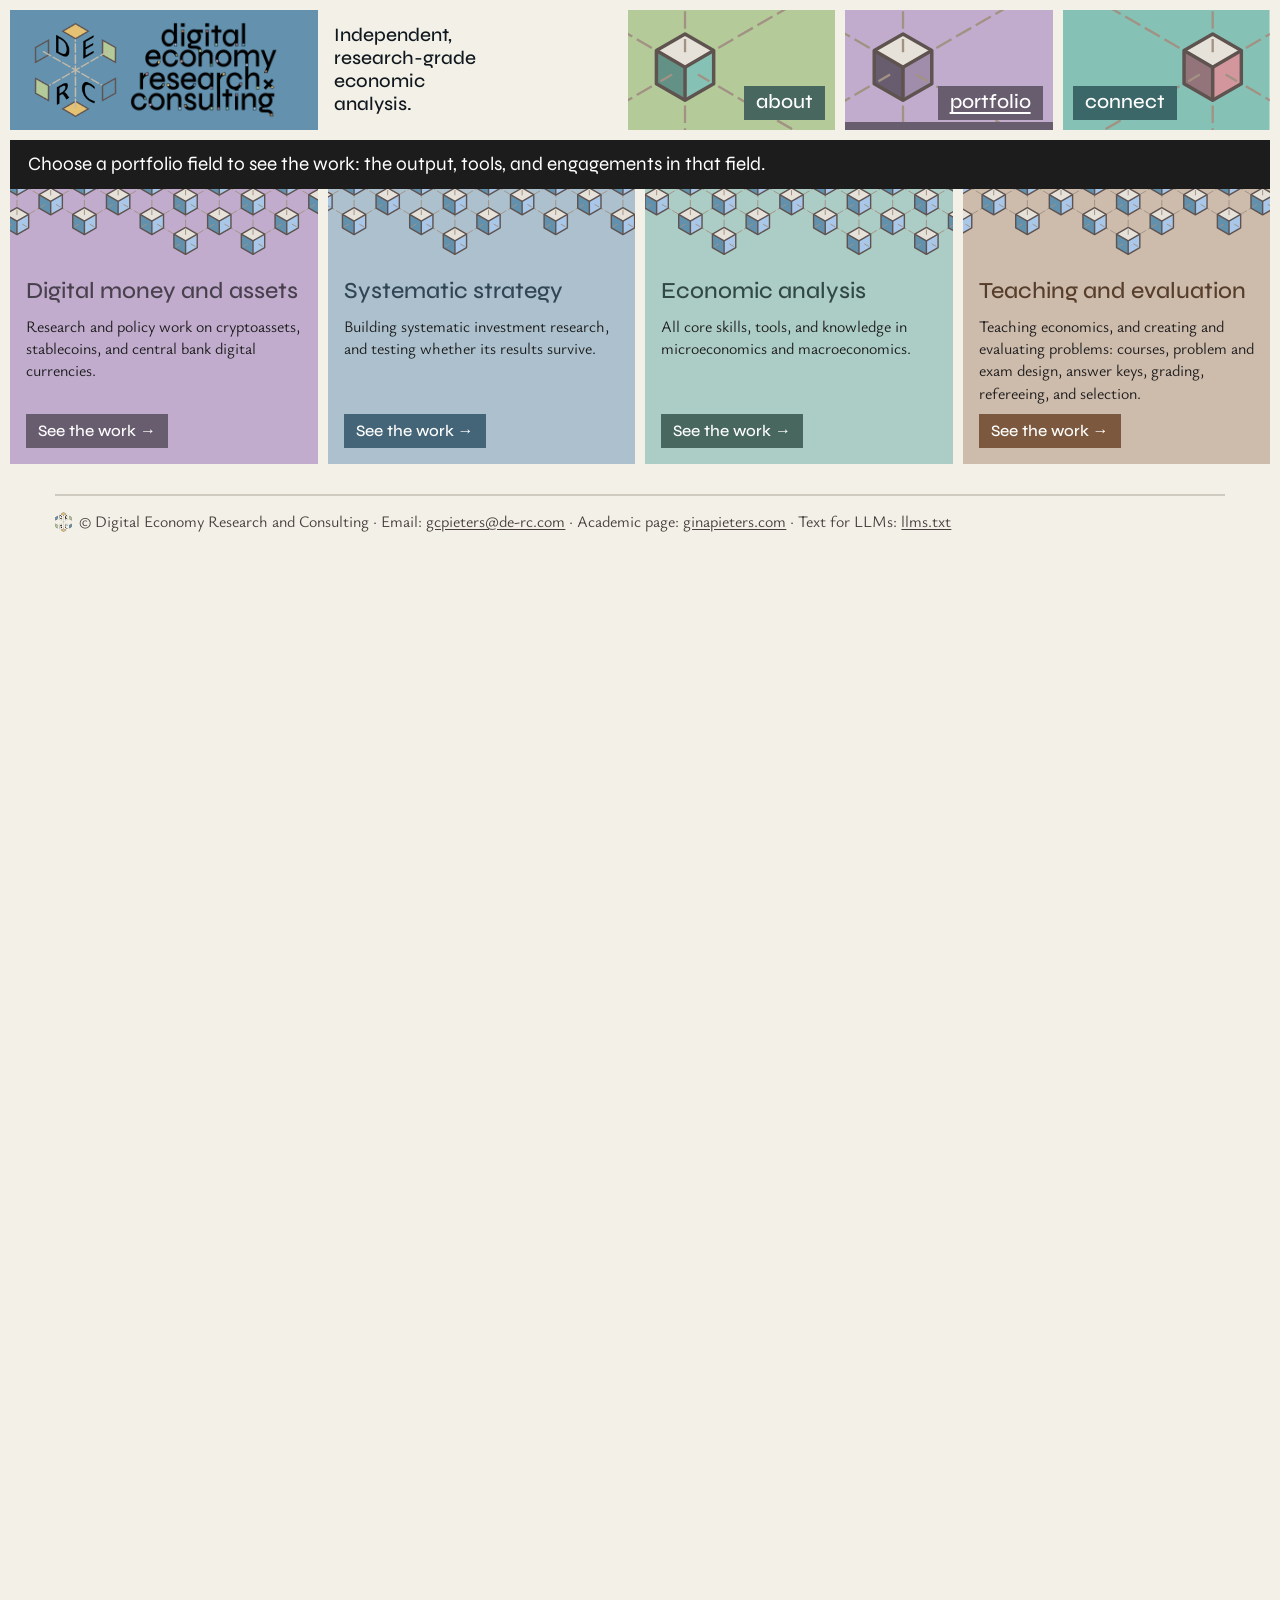
<file: portfolio.html>
<!doctype html>
<html lang="en">
<head>
<meta charset="utf-8">
<meta name="robots" content="noindex">
<meta http-equiv="refresh" content="0; url=index.html">
<link rel="canonical" href="https://www.digitaleconomyresearch.com/">
<title>Portfolio has moved · Digital Economy Research and Consulting</title>
</head>
<body>
<p>Portfolio has moved: <a href="index.html">continue here</a>.</p>
</body>
</html>
</file>
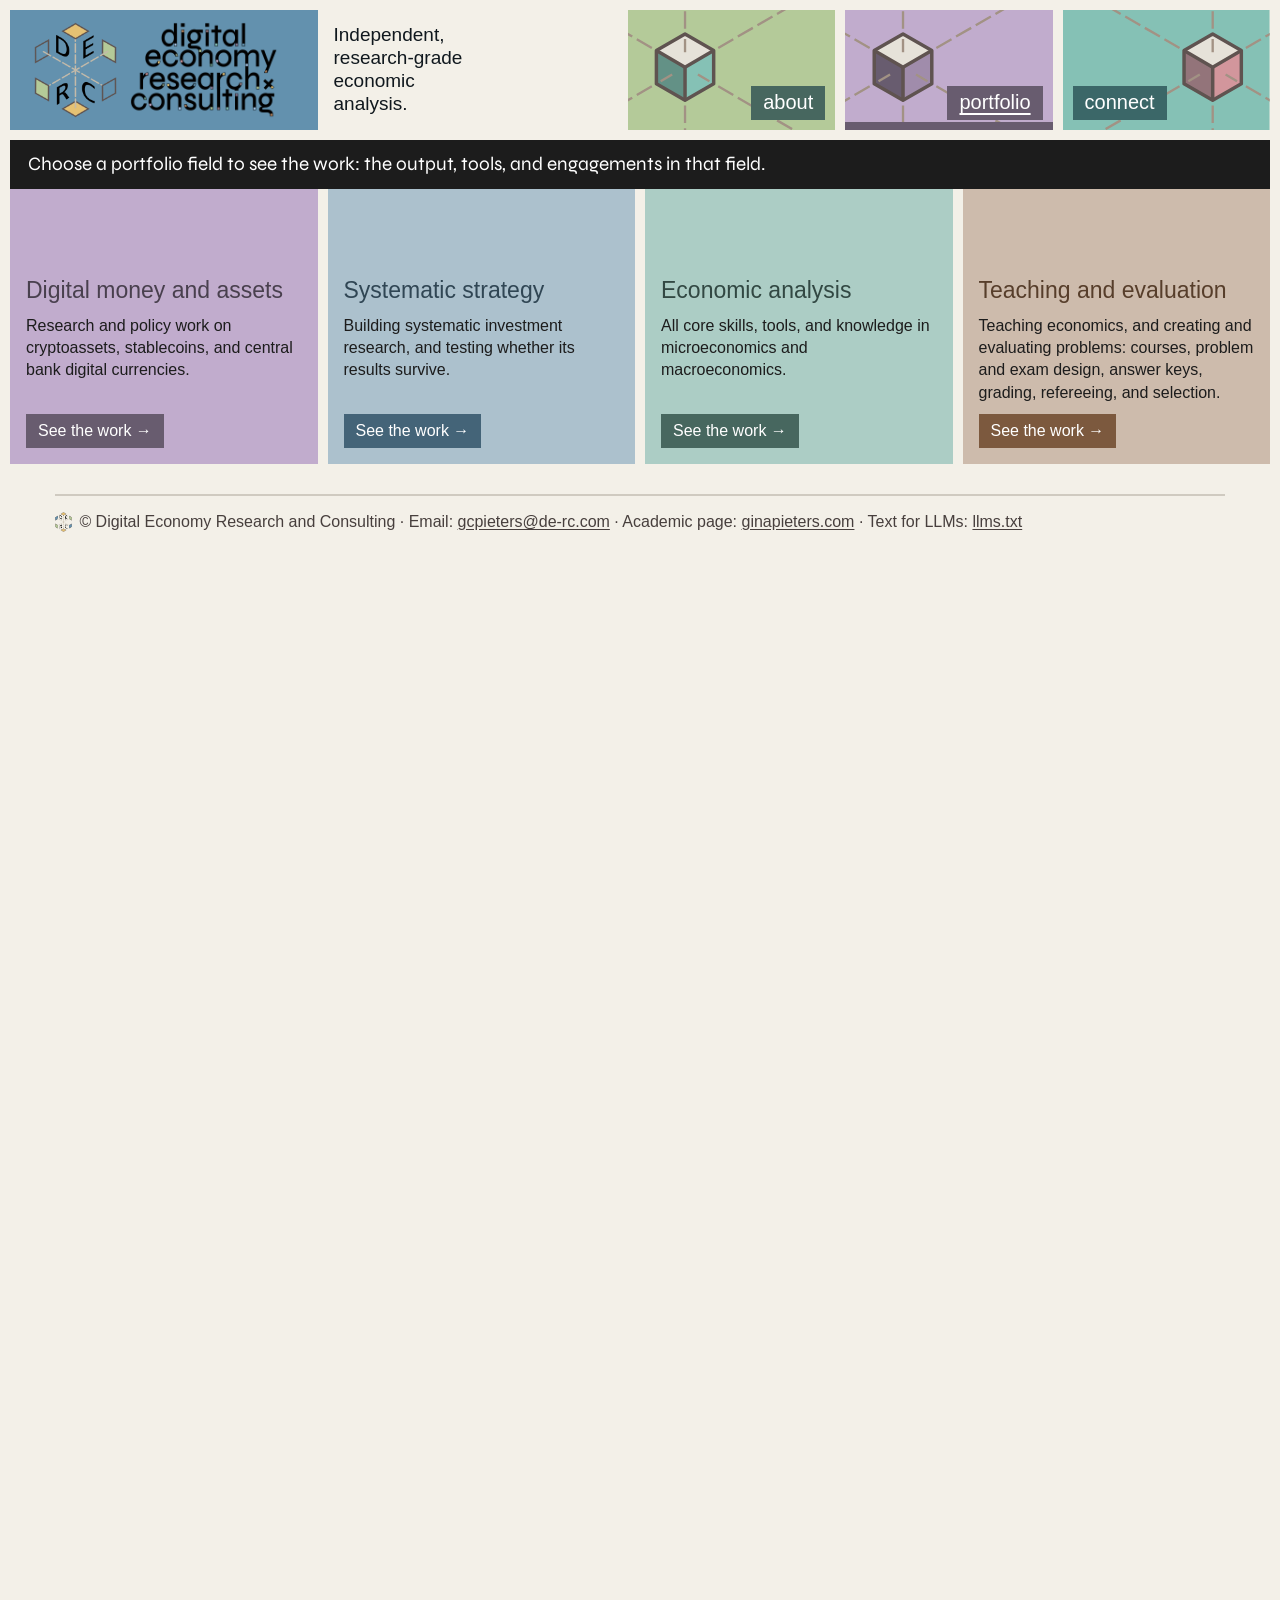
<file: research.html>
<!doctype html>
<html lang="en">
<head>
<meta charset="utf-8">
<meta name="robots" content="noindex">
<meta http-equiv="refresh" content="0; url=index.html">
<link rel="canonical" href="https://www.digitaleconomyresearch.com/">
<title>Research has moved · Digital Economy Research and Consulting</title>
</head>
<body>
<p>Research has moved: <a href="index.html">continue here</a>.</p>
</body>
</html>
</file>
<file: style.css>
@font-face { font-family: "Syne"; font-weight: 400; font-display: swap; src: url("assets/fonts/syne-latin-400-normal.woff2") format("woff2"); }
@font-face { font-family: "Syne"; font-weight: 500; font-display: swap; src: url("assets/fonts/syne-latin-500-normal.woff2") format("woff2"); }
@font-face { font-family: "Ysabeau"; font-weight: 400; font-display: swap; src: url("assets/fonts/ysabeau-latin-400-normal.woff2") format("woff2"); }
@font-face { font-family: "Ysabeau"; font-weight: 400; font-style: italic; font-display: swap; src: url("assets/fonts/ysabeau-latin-400-italic.woff2") format("woff2"); }
@font-face { font-family: "Ysabeau"; font-weight: 600; font-display: swap; src: url("assets/fonts/ysabeau-latin-600-normal.woff2") format("woff2"); }
/* the live site's colours and sizes, measured 10-30 (page, ink, text, hero, taupe band, lilac, blue, sage, copper) */
:root { --page: #e5e3da; --ink: #1c1c1c; --text: #473f3d; --hero: #6391ae; --taupe: #c4baa9; --lilac: #887891;
        --blue: #6391ae; --sage: #639085; --copper: #b7845c; --white: #f9f9f9; --rule: #5e5e5e; color-scheme: light; }
* { box-sizing: border-box; }
html { -webkit-text-size-adjust: 100%; }
body { margin: 0; background: var(--page); color: var(--text); font: 400 18.67px/1.45 "Ysabeau", "Segoe UI", sans-serif; }
a { color: inherit; text-underline-offset: .12em; }
img { max-width: 100%; height: auto; }
.wrap { max-width: 1280px; margin: 0 auto; padding-left: 55px; padding-right: 55px; }
.p { margin: 0 0 .6em; } .just { text-align: justify; } .right { text-align: right; }
.small { font-size: 16px; margin: 0 0 .35em; }
ul.sq { list-style: square; margin: .3em 0 .6em; padding-left: 20px; } ul.sq li { margin: .2em 0; }
ul.sq li::marker { color: var(--text); }
.blue { background: #dce8fb; }
#marks:not(:checked) ~ * .blue { background: none; } #marks:not(:checked) ~ * .mark { display: none; }
.mark { font: 600 12px/1 "Segoe UI", sans-serif; padding: 2px 5px; border-radius: 3px; vertical-align: middle; }
.held { background: #f3d9a4; color: #4a3200; } .live { background: #d7d2c6; color: #3a332f; }
.preview-note { background: #f6f4ef; border-bottom: 1px solid #d6d1c6; font-size: 14px; color: var(--text); }
.preview-note div { max-width: 1280px; margin: 0 auto; padding: 6px 16px; } .preview-note label { text-decoration: underline; cursor: pointer; }

header { background: var(--page); height: 56px; display: flex; align-items: stretch; justify-content: space-between; padding: 0 30px; }
.brand { display: flex; align-items: center; gap: 18px; color: var(--ink); text-decoration: none; font-size: 21px; }
.brand img { width: 36px; height: 36px; }
nav { display: flex; gap: 0 26px; align-items: stretch; }
nav a { display: flex; align-items: center; color: var(--ink); text-decoration: none; font-size: 18.67px; border-bottom: 4px solid transparent; padding-top: 4px; }
nav a[aria-current="page"] { border-bottom-color: var(--lilac); }

.banner { height: 284px; background-size: cover; background-position: left center; display: flex; align-items: center; }
.banner .wrap { width: 100%; }
.banner h1 { margin: 0; text-align: right; font: 500 45.33px/1.2 "Syne", sans-serif; color: var(--white); }
.banner h1.dark { color: var(--ink); }
h2, h3, h4 { margin: 0; }
.lilac { color: var(--lilac); } summary.c-blue { color: var(--blue); } .sage { color: var(--sage); } .copper { color: var(--copper); }

.hero { background: var(--hero) url("assets/hero-bg.png?v=eb2cefa5"); height: 485px; }
.hero .wrap { height: 100%; display: flex; flex-direction: column; align-items: flex-end; justify-content: center; }
.art { display: flex; align-items: center; gap: 22px; } .art .hex { width: 179px; } .art .word { width: 481px; }
.tags { font: 400 26.67px/1.3 "Syne", sans-serif; color: var(--white); text-align: right; margin-top: 14px; }
.ethos { background: var(--taupe); padding: 52px 0 40px; }
.ethos h3 { font: 600 21.33px/1.3 "Ysabeau", sans-serif; color: var(--sage); margin-bottom: 10px; }
.actions { margin: 14px 0 6px; } .btn { display: inline-block; margin: 0 10px 8px 0; padding: 8px 18px; border-radius: 4px;
  background: var(--ink); color: var(--page); text-decoration: none; font-weight: 600; border: 2px solid var(--ink); }
.btn.ghost { background: transparent; color: var(--ink); }
.who { padding: 34px 0; } .cards { list-style: none; margin: 0; padding: 0; display: grid; gap: 24px; grid-template-columns: repeat(3, 1fr); }
.cards h4 { font: 600 21.33px/1.3 "Ysabeau", sans-serif; color: var(--copper); margin-bottom: 6px; } .cards p { margin: 0; }

.about { display: grid; grid-template-columns: 177px 1fr; gap: 31px; padding-top: 16px; padding-bottom: 20px; }
.about .photo { width: 177px; } .about { padding-left: 47px; }
.twocol { display: grid; grid-template-columns: 465px 1fr; gap: 37px; padding-top: 18px; padding-bottom: 50px; }
.twocol h3 { font: 600 21.33px/1.3 "Ysabeau", sans-serif; color: var(--copper); margin: 6px 0 8px; }
.intro { padding-top: 22px; padding-bottom: 10px; }

details { border-bottom: 1px solid var(--rule); }
summary { list-style: none; cursor: pointer; font: 400 26.67px/1.3 "Syne", sans-serif; color: var(--lilac); padding: 28px 40px 16px 9px; position: relative; }
summary::-webkit-details-marker { display: none; }
summary::after { content: ""; position: absolute; right: 18px; top: 38px; width: 10px; height: 10px; border-right: 2px solid #5f6368; border-bottom: 2px solid #5f6368; transform: rotate(45deg); }
details[open] summary::after { transform: rotate(-135deg); top: 44px; }
.acc-body { padding: 18px 9px 26px; }
.acc-body > .p, .acc-body > .small { margin-left: 20px; }
.acc-wrap.band { background: var(--taupe); }

.toc { list-style: none; padding: 0; margin: 12px 0 0; font-size: 16px; } .toc li { margin: 3px 0; }
.toc li.h3 { padding-left: 20px; } .toc a { color: var(--text); }
.rh2 { font: 400 26.67px/1.3 "Syne", sans-serif; padding: 40px 0 18px; }
.entry { padding: 12px 0 30px; } .entry.band { background: var(--taupe); }
.paper { display: grid; grid-template-columns: var(--col) 1fr auto; gap: 31px; }
.paper h3 { font: 600 21.33px/1.3 "Ysabeau", sans-serif; margin: 12px 0 8px; }
.figs { display: flex; flex-direction: column; gap: 10px; } .figs.right { width: 277px; }
.paper { padding-left: 47px; }

.selected { padding-top: 26px; }
.request { display: grid; grid-template-columns: 566px 1fr; gap: 130px; padding-top: 24px; padding-bottom: 20px; }
.email { font: 400 40px/1.2 "Syne", sans-serif; color: var(--blue); margin: 4px 0 0; }
.connect { display: grid; grid-template-columns: 767px 1fr; gap: 40px; padding-top: 22px; padding-bottom: 60px; }
.connect .r { text-align: right; } .connect h2 { font: 400 26.67px/1.3 "Syne", sans-serif; }
.facts { display: grid; grid-template-columns: 13rem 1fr; gap: 8px 22px; margin: 0; } .facts dt { font-weight: 600; } .facts dd { margin: 0; }
footer .wrap { padding-top: 30px; padding-bottom: 30px; } footer hr { border: 0; border-top: 2px solid #cfcac0; margin: 0; }

@media (max-width: 900px) {
  .wrap, .about, .paper { padding-left: 16px; padding-right: 16px; }
  header { height: auto; flex-wrap: wrap; padding: 8px 16px; gap: 6px 16px; } nav { flex-wrap: wrap; gap: 4px 16px; }
  nav a { font-size: 16px; padding: 4px 0; }
  .banner { height: 150px; } .banner h1 { font-size: 30px; }
  .hero { height: auto; padding: 28px 0; } .hero .wrap { align-items: stretch; } .art .hex { width: 28%; } .art .word { width: 66%; }
  .tags { font-size: 18px; }
  .about, .twocol, .request, .connect, .paper, .cards { grid-template-columns: 1fr; gap: 16px; }
  .about .photo { width: 140px; } .figs.right { width: auto; } .email { font-size: 28px; } .connect .r { text-align: left; }
  .facts { grid-template-columns: 1fr; }
}

/* v2: a lighter paper than the live #e5e3da, lighter bands, and the live hues darkened to AA for text */
:root { --page: #f3f0e8; --taupe: #e3ddd1; --lilac: #685c6f; --blue: #446478; --sage: #47675f;
        --copper: #7c593e; --accent: var(--lilac); }
nav a[aria-current="page"] { border-bottom-color: var(--accent); }
summary, .rh2, .twocol h3, .sec, .ethos h2, .paper2 h3 { color: var(--accent); }
.skip { position: absolute; left: -999px; } .skip:focus { left: 8px; top: 8px; background: #fff; padding: 6px 10px; z-index: 9; }
a:focus-visible, summary:focus-visible { outline: 3px solid var(--accent); outline-offset: 2px; }
.chips { list-style: none; margin: 18px 0 0; padding: 0; display: flex; flex-wrap: wrap; gap: 10px; justify-content: flex-end; }
.chips li { font: 400 22px/1 "Syne", sans-serif; color: var(--white); border: 2px solid var(--white); border-radius: 999px; padding: 8px 16px; }
.ethos h2 { font: 600 21.33px/1.3 "Ysabeau", sans-serif; margin-bottom: 10px; }
.lede { font: 400 26px/1.35 "Syne", sans-serif; color: var(--ink); margin: 0 0 .5em; max-width: 46rem; }
.sec { font: 400 26.67px/1.3 "Syne", sans-serif; margin: 44px 0 18px; }
.grid-sec { padding-bottom: 50px; }
.grid { list-style: none; margin: 0; padding: 0; display: grid; gap: 28px; grid-template-columns: repeat(auto-fill, minmax(270px, 1fr)); }
.card { background: #fffdf8; border-top: 4px solid var(--accent); padding: 0 0 14px; }
.card .fig { display: flex; align-items: center; justify-content: center; height: 190px; background: #fff; overflow: hidden; }
.card .fig img { max-height: 190px; width: auto; object-fit: contain; }
.card h3 { font: 600 19px/1.3 "Ysabeau", sans-serif; margin: 12px 14px 6px; } .card h3 a { text-decoration: none; color: var(--ink); }
.card h3 a:hover { text-decoration: underline; } .card .small { margin: 0 14px; }
.paper2 { padding: 10px 0 34px; border-bottom: 1px solid #d6d1c6; }
.figs2 { display: grid; gap: 14px; margin-bottom: 14px; } .figs2.n2 { grid-template-columns: 1fr 1fr; }
.figs2 img { background: #fff; width: 100%; max-height: 480px; object-fit: contain; }
.paper2 h3 { font: 600 23px/1.3 "Ysabeau", sans-serif; margin: 6px 0 8px; }
.paper2 > .p { max-width: 52rem; }
@media (max-width: 900px) { .figs2.n2 { grid-template-columns: 1fr; } .chips { justify-content: flex-start; }
  .chips li { font-size: 16px; } .lede { font-size: 21px; } }

/* v6: the five cube banners are the navigation; each name sits on a block of its page's AA shade (>= 6:1 for white) */
:root { --page: #f3f0e8; --lilac: #685c6f; --blue: #446478; }
.skip { position: absolute; left: -999px; } .skip:focus { left: 8px; top: 8px; background: #fff; padding: 6px 10px; z-index: 9; }
a:focus-visible { outline: 3px solid #1e2830; outline-offset: 3px; }
.mosaic { display: grid; gap: 10px; padding: 10px; grid-template-columns: 1fr 1.3fr 1.3fr 1fr; grid-template-rows: 230px 230px 150px;
  grid-template-areas: "about c c portfolio" "research c c media" "connect connect connect connect"; }
.centre { grid-area: c; background: var(--hero) url("assets/hero-bg.png?v=eb2cefa5"); display: flex; align-items: center; justify-content: center; gap: 22px; padding: 20px; }
.centre .hex { width: 130px; height: auto; } .centre .word { width: min(400px, 62%); height: auto; }
.tile { display: flex; align-items: flex-end; justify-content: flex-end; padding: 14px; background-size: cover; background-position: left center; text-decoration: none; border-bottom: 0; }
.tile span { background: var(--tone); color: #fff; font: 500 30px/1.1 "Syne", sans-serif; padding: 6px 14px 8px; }
.tile:hover span { text-decoration: underline; }
.t-about { grid-area: about; } .t-portfolio { grid-area: portfolio; } .t-research { grid-area: research; }
.t-media { grid-area: media; } .t-connect { grid-area: connect; }
.ethos6 { padding-top: 34px; } .ethos6 h2 { font: 600 21.33px/1.3 "Ysabeau", sans-serif; color: var(--lilac); margin: 0 0 10px; }
.lede { font: 400 26px/1.35 "Syne", sans-serif; color: var(--ink); margin: 0 0 .5em; max-width: 46rem; }
.strip { list-style: none; margin: 20px 0 50px; padding: 0; display: grid; gap: 10px; grid-template-columns: repeat(10, minmax(0, 1fr)); }
.strip a { display: flex; aspect-ratio: 1; background: #fff; border: 1px solid #cfcac0; align-items: center; justify-content: center; overflow: hidden; }
.strip img { max-width: 100%; max-height: 100%; object-fit: contain; }
@media (max-width: 900px) {
  .mosaic { grid-template-columns: 1fr 1fr; grid-template-rows: auto 130px 130px 110px;
    grid-template-areas: "c c" "about portfolio" "research media" "connect connect"; }
  .centre { padding: 24px 16px; } .centre .hex { width: 22%; } .centre .word { width: 66%; }
  .tile span { font-size: 21px; } .lede { font-size: 21px; } .strip { grid-template-columns: repeat(5, minmax(0, 1fr)); }
}
/* Consulting-site mock (her 11-03 "The portfolio leads to the fields"): the personal site's field-page rules, scoped
   under .pf and re-coloured to the consulting palette, with the consulting accordion's global details/summary/.paper
   rules undone inside it. Local mock only. */
.pf { --card: #fffdf9; --muted: var(--text); --rule: #d6d1c6; --slate: #446478; --sage: #47675f;
      --edge: var(--accent); padding-top: 18px; padding-bottom: 30px; }
.fieldrow { display: flex; flex-wrap: wrap; gap: 6px 22px; margin: 4px 0 18px; font-size: 17px; }
.fieldrow a { color: var(--ink); text-decoration: none; border-bottom: 3px solid transparent; }
.fieldrow a[aria-current="page"], .fieldrow a:hover { border-bottom-color: var(--accent); }

/* portfolio landing: four doors */
.pf .doors { display: grid; gap: 1rem; margin: 0 0 1.8rem; }
@media (min-width: 40rem) { .pf .doors { grid-template-columns: 1fr 1fr; } }
.pf .door { display: block; background: var(--card); border-radius: 12px; padding: 1.2rem 1.3rem; color: var(--text);
            text-decoration: none; border-top: 4px solid var(--accent); box-shadow: 0 6px 18px rgba(40, 30, 20, .08); }
.pf .door h2 { font: 400 24px/1.3 "Syne", sans-serif; color: var(--accent); margin: 0 0 .4rem; }
.pf .door p { margin: 0; }

/* lead: What I do beside a figure */
.pf .lead { display: grid; grid-template-columns: 1fr 1fr; gap: 1.6rem; align-items: center; margin: .6rem 0 1rem; }
.pf .lead > div:only-child { grid-column: 1 / -1; }
.pf .lead p { font-size: 1.15rem; margin: 0; }
.pf .lead h2 { font: 400 20px/1.3 "Syne", sans-serif; color: var(--accent); margin: 0 0 .3rem; }
.pf figure { margin: 0; background: #fff; border-radius: 10px; padding: .6rem; box-shadow: 0 6px 18px rgba(40, 30, 20, .08); }
.pf figure img { display: block; width: 100%; height: auto; }
.pf figure a { display: block; cursor: zoom-in; }
.pf figcaption { color: #5a4a3d; font-size: .85rem; margin-top: .4rem; }
@media (max-width: 40rem) { .pf .lead { grid-template-columns: 1fr; } }

/* sections, banded */
.pf .allwork { margin-top: 1.4rem; }
.pf .allwork details { --edge: var(--accent); background: var(--card); color: var(--text); border: 0;
                       border-left: 5px solid var(--edge); border-radius: 10px; margin-bottom: .7rem; padding: .2rem 1.2rem;
                       scroll-margin-top: 1rem; }
.pf .allwork .slate { --edge: var(--slate); } .pf .allwork .lilac { --edge: var(--lilac); }
.pf .allwork .sage { --edge: var(--sage); }
.pf .allwork summary { display: list-item; list-style: disclosure-closed inside; position: static; cursor: pointer;
                       font: inherit; color: inherit; padding: .7rem 0; }
.pf .allwork details[open] > summary { list-style-type: disclosure-open; }
.pf .allwork summary::after { content: none; }
.pf .allwork summary::-webkit-details-marker { display: revert; }
.pf .allwork summary h2 { display: inline; font: 400 22px/1.3 "Syne", sans-serif; color: var(--accent); margin: 0; }
.pf .allwork ul { padding-left: 1.1rem; margin: 0 0 .9rem; }
.pf .allwork h3 { font-size: 1rem; font-weight: 600; margin: .4rem 0; }
.pf .allwork li { margin-bottom: .5rem; }
.pf .allwork li::marker { color: var(--edge); }
.pf .allwork .kind { color: var(--edge, var(--accent)); font-size: .8rem; font-weight: 700; letter-spacing: .1em;
                     text-transform: uppercase; margin: 1.4rem 0 .45rem; padding-left: .2rem; }
.pf .allwork .kind:first-child { margin-top: .4rem; }
.pf .allwork .intro { margin: 0 0 .6rem; padding: 0; }
.pf .allwork details.paper { --edge: inherit; display: block; background: none; border: 0; border-radius: 0; margin: 0;
                             padding: 0; grid-template-columns: none; }
.pf .allwork li:has(> details.paper) { list-style: none; }
.pf .allwork details.paper > summary { list-style: disclosure-closed outside; padding: 0; }
.pf .allwork details.paper[open] > summary { list-style-type: disclosure-open; }
.pf .allwork details.paper > summary::marker { color: var(--edge); }
.pf .allwork .ptitle { color: var(--accent); text-decoration: underline dotted; text-underline-offset: 3px; }
.pf .allwork details.paper[open] .ptitle { text-decoration: none; font-weight: 600; }
.pf .allwork details.paper p { margin: .4rem 0 .3rem; padding-left: .8rem; border-left: 2px solid var(--rule); font-size: .95rem; }
.pf .allwork details.paper .plinks { font-size: .9rem; }
.pf .allwork .pfig { margin: .5rem 0 .6rem .8rem; }
.pf .wip { display: inline-block; color: var(--muted); font-size: .8rem; font-style: italic; padding: 0 .45rem;
           border: 1px solid currentColor; border-radius: .6rem; }

/* the row on every page (wright-565, 567 to 573, 590): logo panel, the cream line, about, portfolio, connect. The
   panel is one field tile wide, so its edge meets the first tile's, and the cream line takes the rest (her 11-04 "make
   the blue DERC tile a little smaller (more cream space)"); never under 300px, which the logo and wordmark need. The
   cream line gave a column to the portfolio tile (wright-590, his mock's 1.4fr) */
.mosaic.slim { grid-template-columns: max(300px, calc((100% - 30px) / 4)) 1.4fr 1fr 1fr 1fr; grid-template-rows: 120px;
  grid-template-areas: none; }
.mosaic.slim > * { grid-area: auto; }
.mosaic.slim .centre { flex-direction: column; align-items: flex-start; justify-content: center; gap: 10px; padding: 10px 24px; }
a.centre { text-decoration: none; border-bottom: 0; }
.centre .brandrow { display: flex; align-items: center; gap: 12px; } .centre .word { width: 150px; }
/* the logo cube nearly the panel's full height, so it reads (her 11-04: "isn't as obvious"; at the tile cubes' size,
   "can it be made bigger?"; a light backing she declined) */
.centre .hex { width: auto; height: 96px; }
/* and at text height in the footer (her 11-04) */
footer .foothex { height: 1.25em; width: auto; vertical-align: -.3em; margin-right: .45em; }
.mosaic.slim .blank { display: flex; align-items: center; padding: 12px 6px; }
.mosaic.slim .blank .line { margin: 0; color: #10181e; font: 500 19px/1.2 "Syne", sans-serif; }
/* one cube with its lines running out, sized by the tile height so the cube keeps its size at any width (her 11-04) */
.mosaic.slim .tile { padding: 10px; background-size: auto 100%; background-position: left center; }
/* connect mirrors about: its cube on the right (her 11-04), so its label goes left, clear of the cube */
.mosaic.slim .tile[href$="connect.html"] { background-position: right center; justify-content: flex-start; }
/* portfolio's cube sits left of centre in its picture, so the label at the bottom right clears it (wright-590) */
.mosaic.slim .tile[href$="index.html"] { background-position: center; }
.tile span { font: 500 20px/1.1 "Syne", sans-serif; padding: 5px 12px 7px; }
.mosaic .tile[aria-current="page"] { box-shadow: inset 0 -8px 0 var(--tone); }
.mosaic .tile[aria-current="page"] span { text-decoration: underline; text-underline-offset: 4px; }
.vh { position: absolute; width: 1px; height: 1px; overflow: hidden; clip: rect(0 0 0 0); white-space: nowrap; }
/* the landing: the prompt band on the field cards, on the row's edges and gaps (wright-561, 563) */
.fsec { padding: 0 10px; }
.fband { margin: 0; background: #1c1c1c; color: #fff; font: 400 19px/1.3 "Syne", sans-serif; padding: 12px 18px; }
.fcards { display: grid; grid-template-columns: repeat(4, 1fr); gap: 10px; }
.fcard { display: flex; flex-direction: column; background: var(--g); color: var(--ink); text-decoration: none; border: 0; }
.fcard .body { display: flex; flex-direction: column; gap: 10px; padding: 14px 16px 16px; flex: 1; }
.fcard h2 { margin: 0; font: 500 23px/1.2 "Syne", sans-serif; color: color-mix(in srgb, var(--t) 70%, black); }   /* WCAG AA 4.5 on each card (Wright's axe run; her "implement the fixes") */
.fcard .dl { margin: 0; font-size: 16px; line-height: 1.4; }
.fcard .go { margin-top: auto; align-self: flex-start; background: var(--t); color: #fff; font: 500 16px/1.2 "Syne", sans-serif; padding: 7px 12px 8px; }
.fcard:hover .go { text-decoration: underline; }
/* the cube lattice as a lace edging (her 11-05, derc_assets.py lace.svg), 140px tall, on each field's tint, placed as
   one sheet across the row so the seams match (her 11-04): column c of n starts c x (its width + the 10px gap) along
   the sheet; cqw is the row's width */
.fcards, nav.fieldtiles { container-type: inline-size; --n: 4; }
.fcard:nth-child(1), .fieldtiles a:nth-child(1) { --c: 0; } .fcard:nth-child(2), .fieldtiles a:nth-child(2) { --c: 1; }
.fcard:nth-child(3), .fieldtiles a:nth-child(3) { --c: 2; } .fcard:nth-child(4), .fieldtiles a:nth-child(4) { --c: 3; }
.fcard .band, .fieldtiles a { background: var(--g) url("assets/lace.svg?v=14b84c04") repeat-x; background-size: auto 140px;
  background-position: calc(-1 * var(--c) * ((100cqw - (var(--n) - 1) * 10px) / var(--n) + 10px)) -12px; }
.fcard .band { display: block; height: 74px; }
/* field pages: the four field tiles flush under the row, on its edges (wright-565 item 3) */
nav.fieldtiles { display: grid; grid-template-columns: repeat(4, 1fr); gap: 10px; margin: 0 10px 10px; }
.fieldtiles a { display: flex; align-items: flex-end; justify-content: flex-end; height: 64px; padding: 8px; border: 0; text-decoration: none; }
.fieldtiles a span { background: var(--t); color: #fff; font: 500 16px/1.1 "Syne", sans-serif; padding: 4px 10px 6px; }
.fieldtiles a[aria-current="page"] { box-shadow: inset 0 -6px 0 var(--t); }
.fieldtiles a:hover span { text-decoration: underline; }
/* section labels as dark bands; the colour must beat the label's inline colour, which fieldlib writes */
.pf .allwork .kind, .pf .allwork .kind:first-child { background: #1c1c1c; color: #fff !important; font: 400 17px/1.3 "Syne", sans-serif;
  padding: 9px 16px; margin: 22px 0 10px; text-transform: none; letter-spacing: 0; }
.pf details, .pf .allwork details { border-radius: 0; }
/* a list inside a list item (Models and simulation, her 11-08 "i accept the sub-bullet version"): the page's own
   bullet, not the browser's hollow circle, indented under its line, its items closer than the outer list's */
.pf .allwork li > ul { list-style-type: disc; margin: .35rem 0 .45rem; } .pf .allwork li > ul > li { margin-bottom: .3rem; }
footer .foot { margin: 14px 0 0; font-size: 16px; }
/* About: the photo alone on the left; the bio beside it, a sentence to a line on a wide screen, then Services in three
   list columns under the bio (her 11-04 "a lot of blank space", "the text under the image is also "unbalanced"";
   preview C, which her next word worked on). The photo's box is unwrapped (display: contents) so the photo and the bio
   are grid items of their own. The bio left-aligned, as justified text opens wide gaps between words */
.about3 { grid-template-columns: 220px minmax(0, 1fr); grid-template-areas: "photo bio" "photo svc"; column-gap: 40px;
  row-gap: 22px; align-items: start; padding-top: 22px; }
.about3 > div:first-child { display: contents; }
.about3 > div:last-child { grid-area: svc; }
.about3 ul.sq { columns: 3; column-gap: 32px; } .about3 ul.sq li { break-inside: avoid; }
/* her column breaks, set rather than left to the browser's balancing, which moved Expert witness to the second column
   wherever a longer name wrapped (1100px): Teaching, training, curriculum, and assessment design ends the first column
   and Research support for economic-consulting firms the second, and Expert witness starts the third
   (her 11-08 changes, 4/4/4) */
.about3 ul.sq li:nth-child(5), .about3 ul.sq li:nth-child(9) { break-before: column; }
/* the first item without its top margin, which the second column's first item loses at the break, so both start level */
.about3 ul.sq li:first-child { margin-top: 0; }
.about3 h2 { font: 600 21.33px/1.3 "Ysabeau", sans-serif; color: var(--accent); margin: 6px 0 8px; }   /* as .twocol h3 */
/* the photo with her name and title as its caption, underneath it (her 11-05 at this terminal) */
.about3 .photo-fig { grid-area: photo; width: 220px; margin: 6px 0 0; }
.about3 .photo { display: block; width: 100%; height: auto; margin: 0; }
.about3 figcaption { margin: 10px 0 0; text-wrap: pretty; }
.about3 .just { grid-area: bio; margin: 0; text-align: left; text-wrap: pretty; }
/* Connect in one column, its email block the last row and laid out as a facts row (her item 55, "the email you have":
   Builder's preview, wright-597): the Email me button in the label column, the address and its copy button in the text
   column, no heading. The button is smaller again (her "slightly smaller"), after wright-589's "it looks cartoony" */
.connect { grid-template-columns: 1fr; gap: 8px; }
.erow { display: grid; grid-template-columns: 13rem 1fr; gap: 8px 22px; align-items: center; }
.email-btn { justify-self: start; padding: 6px 13px; background: var(--sage); color: #f3f0e8;
  font: 500 15px/1.2 "Syne", sans-serif; text-decoration: none; border-bottom: 0; }
.email-btn:hover, .email-btn:focus-visible { background: var(--blue); }
.addr { margin: 0; font: 400 18.67px/1.3 "Ysabeau", sans-serif; color: var(--text); white-space: nowrap; }
.copy { margin-left: 8px; padding: 3px 10px; border: 1px solid var(--sage); background: none; color: var(--sage);
  font: 500 14px/1.2 "Syne", sans-serif; cursor: pointer; vertical-align: middle; }
.copy:hover { background: var(--sage); color: #f3f0e8; }
@media (max-width: 900px) {
  .mosaic.slim { grid-template-columns: repeat(3, minmax(0, 1fr)); grid-template-rows: auto auto 100px; }
  .centre .hex { height: 84px; }
  .erow { grid-template-columns: 1fr; }
  .about3 { grid-template-columns: 1fr; grid-template-areas: "photo" "bio" "svc"; gap: 16px; }
  .about3 .photo-fig { width: auto; } .about3 .photo { width: 140px; } .about3 ul.sq { columns: 2; }
  .about3 ul.sq li:nth-child(5), .about3 ul.sq li:nth-child(9) { break-before: auto; }
  .mosaic.slim .centre, .mosaic.slim .blank { grid-column: 1 / -1; } .mosaic.slim .blank { padding: 4px 6px; }
  .fcards, nav.fieldtiles { grid-template-columns: 1fr 1fr; --n: 2; }
  .fcard:nth-child(3), .fieldtiles a:nth-child(3) { --c: 0; } .fcard:nth-child(4), .fieldtiles a:nth-child(4) { --c: 1; }}
@media (max-width: 520px) { .fcards { grid-template-columns: 1fr; --n: 1; } .fcard { --c: 0 !important; }
  .addr { white-space: normal; } .about3 ul.sq { columns: 1; }
  /* three tiles in a phone's row: labels smaller, so "portfolio" fits a third of a 360px screen (wright-590) */
  .mosaic.slim .tile { padding: 6px; } .tile span { font-size: 16px; padding: 4px 8px 6px; } }
</file>
